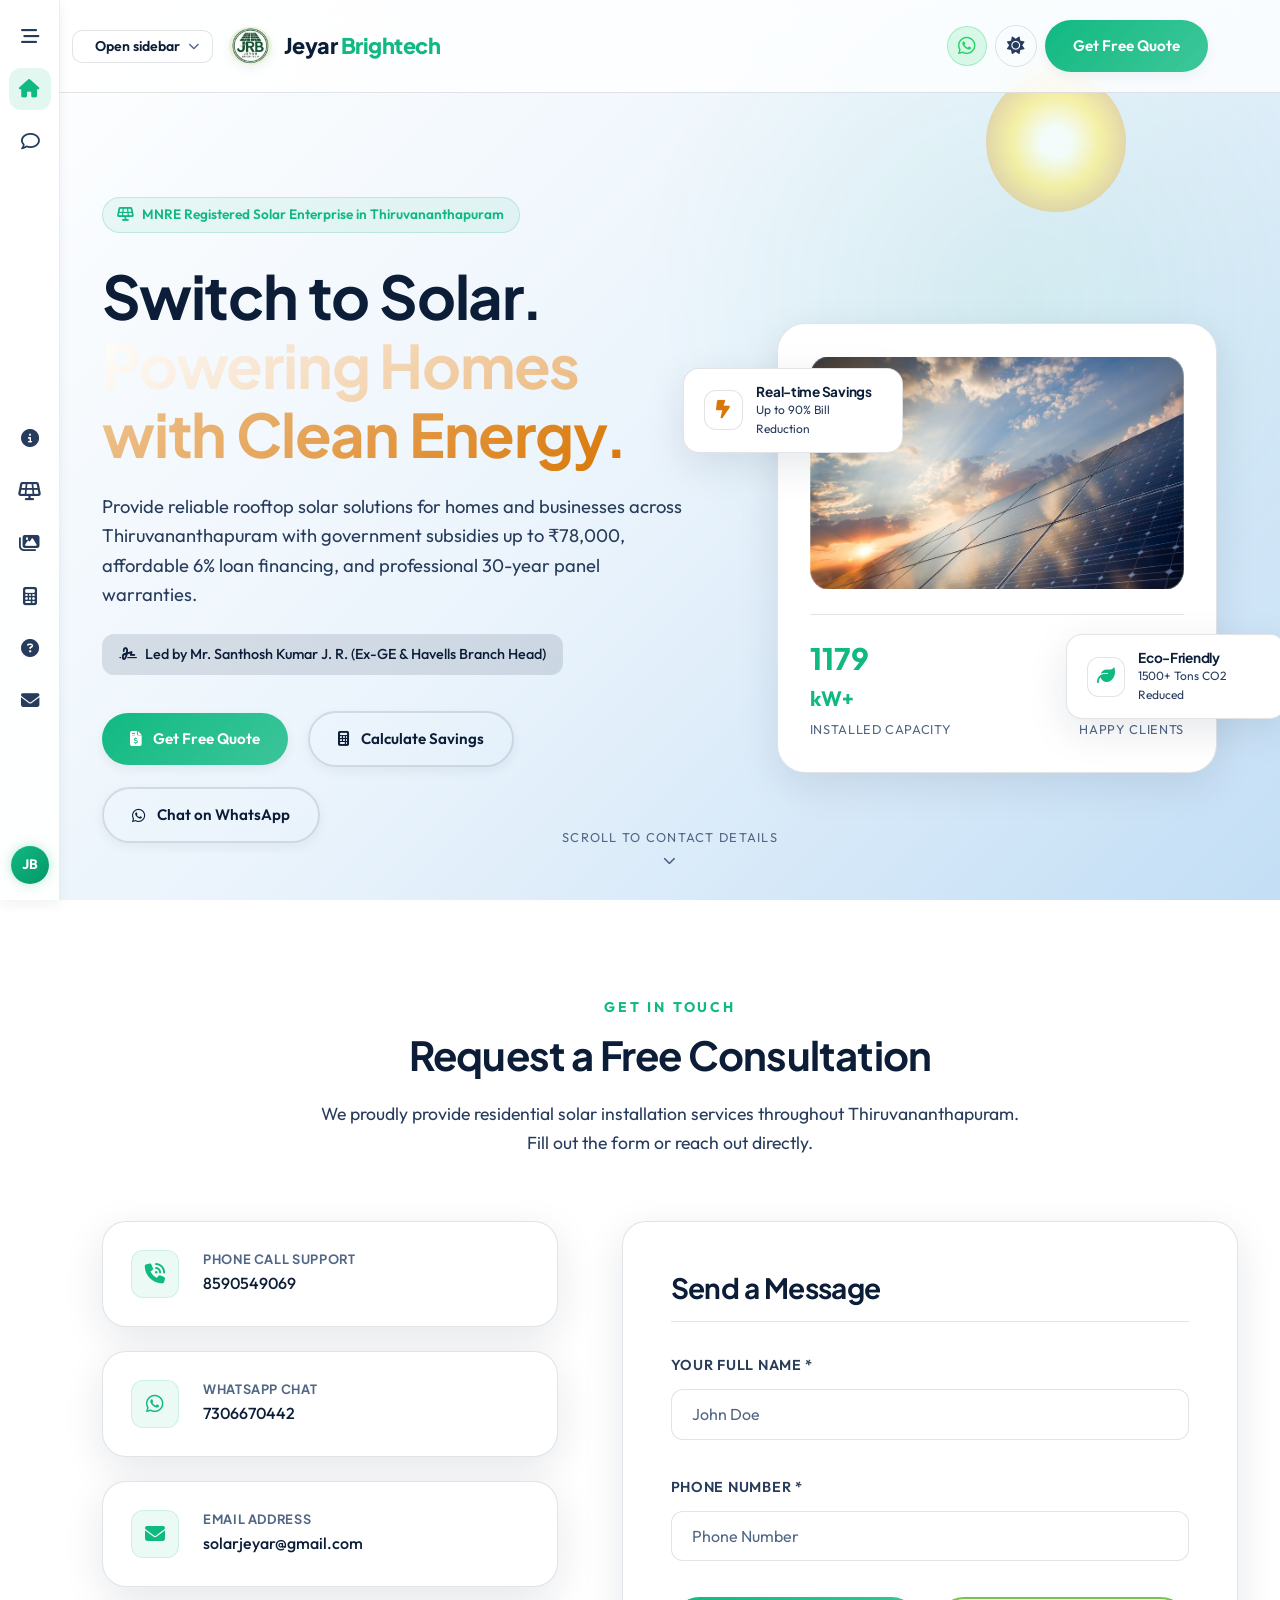
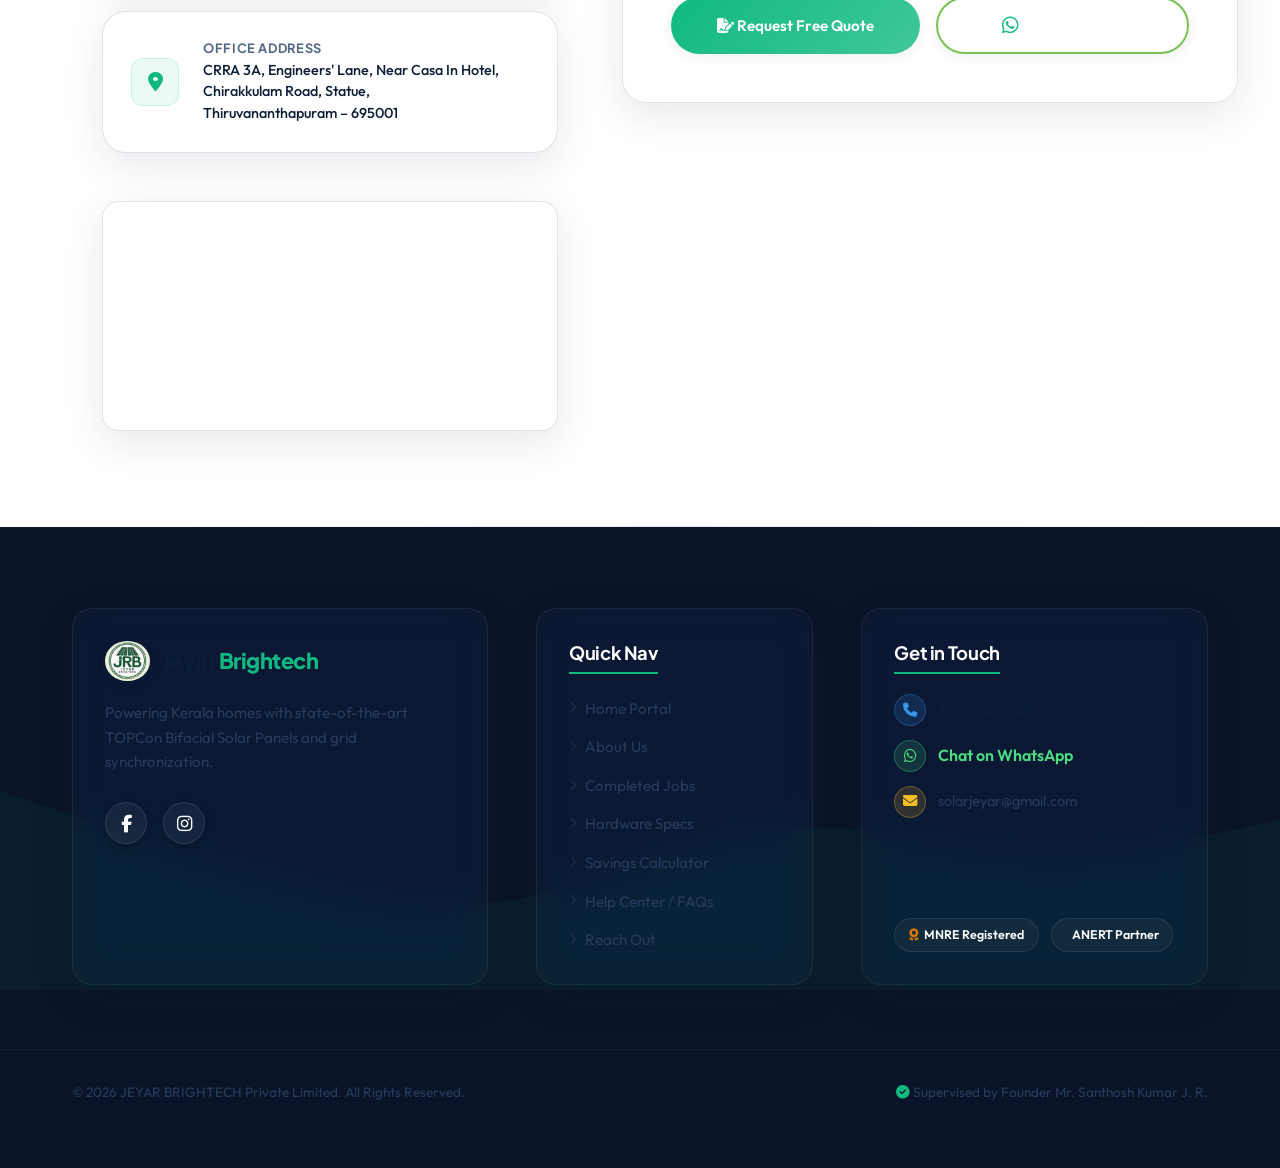
<file: index.html>
<!DOCTYPE html>
<html lang="en" data-theme="light">
<head>
    <meta charset="UTF-8">
    <meta name="viewport" content="width=device-width, initial-scale=1.0">
    <title>JEYAR BRIGHTECH | Powering Homes with Clean, Affordable Solar Energy</title>
    <meta name="description" content="Provide reliable rooftop solar solutions for homes across Thiruvananthapuram with government subsidies, affordable financing, and professional installation. Request a free quote today.">
    <meta name="keywords" content="JEYAR BRIGHTECH, solar energy, Thiruvananthapuram, rooftop solar, government subsidy, solar loan, solar panels, residential solar, clean energy, Santhosh Kumar J R">
    <meta name="author" content="Jeyar Brightech">
    <link rel="icon" type="image/svg+xml" href="data:image/svg+xml,<svg xmlns='http://www.w3.org/2000/svg' viewBox='0 0 24 24' fill='%2310b981'><path d='M12 2v2M12 20v2M4.93 4.93l1.41 1.41M16.24 16.24l1.41 1.41M2 12h2M20 12h2M6.34 17.66l-1.41 1.41M19.07 4.93l-1.41 1.41M12 7c-2.76 0-5 2.24-5 5s2.24 5 5 5 5-2.24 5-5-2.24-5-5-5z'/></svg>">
    
    <!-- Google Fonts -->
    <link rel="preconnect" href="https://fonts.googleapis.com">
    <link rel="preconnect" href="https://fonts.gstatic.com" crossorigin>
    <link href="https://fonts.googleapis.com/css2?family=Outfit:wght@300;400;500;600;700&family=Plus+Jakarta+Sans:wght@400;500;600;700;800&display=swap" rel="stylesheet">
    
    <!-- FontAwesome for Icons -->
    <link rel="stylesheet" href="https://cdnjs.cloudflare.com/ajax/libs/font-awesome/6.4.0/css/all.min.css">
    
    <!-- Custom Style Sheet -->
    <link rel="stylesheet" href="style.css">
</head>
<body>
    <!-- Alto's Adventure Inspired Celestial Elements -->
    <div class="celestial-container">
        <div class="celestial-sun"></div>
        <div class="celestial-moon"></div>
    </div>
    <div class="stars-container">
        <div class="star" style="top: 8%; left: 15%; animation-delay: 0s;"></div>
        <div class="star" style="top: 15%; left: 35%; animation-delay: 0.7s;"></div>
        <div class="star" style="top: 5%; left: 55%; animation-delay: 1.4s;"></div>
        <div class="star" style="top: 12%; left: 72%; animation-delay: 2.1s;"></div>
        <div class="star" style="top: 22%; left: 88%; animation-delay: 0.3s;"></div>
        <div class="star" style="top: 28%; left: 25%; animation-delay: 1.1s;"></div>
        <div class="star" style="top: 25%; left: 62%; animation-delay: 1.8s;"></div>
    </div>

    <!-- Left Sidebar Rail Navigation -->
    <aside class="sidebar-rail" id="sidebar-rail">
        <div class="rail-top">
            <button class="rail-item sidebar-toggle-btn" id="rail-toggle-btn" title="Toggle Sidebar" aria-label="Toggle Sidebar">
                <i class="fa-solid fa-bars-staggered"></i>
                <span class="rail-tooltip">Toggle Sidebar</span>
            </button>
            <a href="index.html" class="rail-item active" title="Home">
                <i class="fa-solid fa-house"></i>
                <span class="rail-tooltip">Home</span>
            </a>
            <a href="contact.html" class="rail-item" title="Quick Contact">
                <i class="fa-regular fa-comment"></i>
                <span class="rail-tooltip">Direct Chat</span>
            </a>
        </div>

        <div class="rail-divider"></div>

        <div class="rail-nav">
            <a href="about.html" class="rail-item" title="About Us">
                <i class="fa-solid fa-circle-info"></i>
                <span class="rail-tooltip">About Us</span>
            </a>
            <a href="specifications.html" class="rail-item" title="Products & Specs">
                <i class="fa-solid fa-solar-panel"></i>
                <span class="rail-tooltip">Products & Specs</span>
            </a>
            <a href="gallery.html" class="rail-item" title="Installations Gallery">
                <i class="fa-solid fa-images"></i>
                <span class="rail-tooltip">Installations</span>
            </a>
            <a href="calculator.html" class="rail-item" title="Savings Calculator">
                <i class="fa-solid fa-calculator"></i>
                <span class="rail-tooltip">Calculator</span>
            </a>
            <a href="faq.html" class="rail-item" title="Frequently Asked Questions">
                <i class="fa-solid fa-circle-question"></i>
                <span class="rail-tooltip">FAQs</span>
            </a>
            <a href="contact.html" class="rail-item" title="Contact Us">
                <i class="fa-solid fa-envelope"></i>
                <span class="rail-tooltip">Contact</span>
            </a>
        </div>

        <div class="rail-bottom">
            <div class="rail-profile" title="Jeyar Brightech Account">
                <span class="avatar">JB</span>
                <span class="rail-tooltip">Jeyar Brightech</span>
            </div>
        </div>
    </aside>

    <!-- Header Navigation -->
    <header class="header">
        <div class="container header-container">
            <div class="header-left">
                <button class="top-sidebar-btn" id="top-sidebar-btn" aria-label="Open sidebar">
                    <i class="fa-solid fa-sidebar"></i>
                    <span>Open sidebar</span>
                    <i class="fa-solid fa-chevron-down caret"></i>
                </button>
                <a href="index.html" class="logo" style="display: flex; align-items: center; gap: 0.75rem; text-decoration: none;">
                    <img src="assets/logo.png" alt="Jeyar Brightech Logo" style="height: 38px; width: auto; border-radius: 50%; box-shadow: var(--shadow-sm);">
                    <span class="logo-text" style="font-weight: 800; font-size: 1.35rem; letter-spacing: -0.5px; color: var(--text-primary);">Jeyar <span class="highlight" style="color: var(--accent-emerald);">Brightech</span></span>
                </a>
            </div>
            
            <nav class="nav" id="nav-menu">
                <ul class="nav-list">
                    <li><a href="index.html" class="nav-link active">Home</a></li>
                    <li><a href="about.html" class="nav-link">About Us</a></li>
                    <li><a href="gallery.html" class="nav-link">Installations</a></li>
                    <li><a href="specifications.html" class="nav-link">Specs &amp; Hardware</a></li>
                    <li><a href="calculator.html" class="nav-link">Calculator</a></li>
                    <li><a href="faq.html" class="nav-link">FAQs</a></li>
                    <li><a href="contact.html" class="nav-link">Contact</a></li>
                </ul>
            </nav>

            <div class="header-actions">
                <a href="https://wa.me/917306670442?text=Hi%20Jeyar%20Brightech,%20I%20am%20interested%20in%20your%20solar%20energy%20solutions." target="_blank" class="header-whatsapp-icon" title="Chat on WhatsApp" aria-label="Chat on WhatsApp">
                    <i class="fa-brands fa-whatsapp"></i>
                </a>

                <button class="theme-toggle" id="theme-toggle" aria-label="Toggle dark/light theme">
                    <i class="fa-solid fa-moon"></i>
                </button>
                <a href="contact.html" class="btn btn-primary btn-header">Get Free Quote</a>
                <button class="mobile-menu-toggle" id="mobile-toggle" aria-label="Toggle navigation menu">
                    <span class="bar"></span>
                    <span class="bar"></span>
                    <span class="bar"></span>
                </button>
            </div>
        </div>
    </header>

    <main class="main-content-layout">
        <!-- Public Webpage Hero Section -->
        <section class="hero" id="home">
            <div class="hero-bg-glow"></div>
            <div class="container hero-container">
                <div class="hero-content animate-slide-up">
                    <div class="badge animate-fade-in">
                        <span class="badge-icon"><i class="fa-solid fa-solar-panel"></i></span>
                        <span>MNRE Registered Solar Enterprise in Thiruvananthapuram</span>
                    </div>

                    <h1 class="hero-title animate-slide-up">
                        Switch to Solar. <br><span class="gradient-text">Powering Homes with Clean Energy.</span>
                    </h1>
                    
                    <p class="hero-subtitle animate-slide-up">
                        Provide reliable rooftop solar solutions for homes and businesses across Thiruvananthapuram with government subsidies up to ₹78,000, affordable 6% loan financing, and professional 30-year panel warranties.
                    </p>

                    <div class="owner-tag animate-slide-up">
                        <span class="owner-badge"><i class="fa-solid fa-signature"></i> Led by Mr. Santhosh Kumar J. R. (Ex-GE & Havells Branch Head)</span>
                    </div>

                    <div class="hero-actions animate-slide-up">
                        <a href="contact.html" class="btn btn-primary"><i class="fa-solid fa-file-invoice-dollar"></i> Get Free Quote</a>
                        <a href="calculator.html" class="btn btn-outline"><i class="fa-solid fa-calculator"></i> Calculate Savings</a>
                        <a href="https://wa.me/917306670442?text=Hi%20Jeyar%20Brightech,%20I%20am%20interested%20in%20your%20solar%20energy%20solutions." target="_blank" class="btn btn-outline whatsapp-btn"><i class="fa-brands fa-whatsapp"></i> Chat on WhatsApp</a>
                    </div>
                </div>

                <!-- Showcase Metrics & Floating Glass Badges -->
                <div class="hero-graphics animate-fade-in" style="margin-top: 3.5rem;">
                    <div class="hero-card glass-card">
                        <div class="solar-panel-graphic">
                            <div class="sun-glow"></div>
                        </div>
                        <div class="card-footer">
                            <div class="stat-item">
                                <span class="stat-number" data-target="1200">0</span><span class="stat-plus">kW+</span>
                                <span class="stat-label">Installed Capacity</span>
                            </div>
                            <div class="stat-item">
                                <span class="stat-number" data-target="300">0</span><span class="stat-plus">+</span>
                                <span class="stat-label">Happy Clients</span>
                            </div>
                        </div>
                    </div>
                    <div class="hero-badge-float glass-card">
                        <div class="badge-float-icon"><i class="fa-solid fa-bolt-lightning text-amber"></i></div>
                        <div>
                            <h4>Real-time Savings</h4>
                            <p>Up to 90% Bill Reduction</p>
                        </div>
                    </div>
                    <div class="hero-badge-float-2 glass-card">
                        <div class="badge-float-icon"><i class="fa-solid fa-leaf text-emerald"></i></div>
                        <div>
                            <h4>Eco-Friendly</h4>
                            <p>1500+ Tons CO2 Reduced</p>
                        </div>
                    </div>
                </div>
            </div>
            
            <!-- Animated Live Scene Video Overlay -->
            <div class="hero-live-scene">
                <video autoplay loop muted playsinline class="live-scene-video">
                    <source src="assets/wind_grass_person.mp4" type="video/mp4">
                </video>
            </div>
            
            <div class="scroll-indicator">
                <span>Scroll to contact details</span>
                <i class="fa-solid fa-chevron-down scroll-bounce"></i>
            </div>
        </section>

        <!-- Contact Section -->
        <section class="contact section" id="contact">
            <div class="container">
                <div class="section-header">
                    <span class="section-subtitle">Get in Touch</span>
                    <h2 class="section-title">Request a Free Consultation</h2>
                    <p class="section-desc">We proudly provide residential solar installation services throughout Thiruvananthapuram. Fill out the form or reach out directly.</p>
                </div>
                
                <div class="contact-grid">
                    <!-- Contact Information Cards & Map -->
                    <div class="contact-info-block">
                        <div class="info-card card glass-card reveal">
                            <div class="info-icon"><i class="fa-solid fa-phone-volume"></i></div>
                            <div>
                                <h4>Phone Call Support</h4>
                                <p><a href="tel:8590549069">8590549069</a></p>
                            </div>
                        </div>
                        
                        <div class="info-card card glass-card reveal">
                            <div class="info-icon"><i class="fa-brands fa-whatsapp"></i></div>
                            <div>
                                <h4>WhatsApp Chat</h4>
                                <p><a href="https://wa.me/917306670442?text=Hi%20Jeyar%20Brightech,%20I%20am%20interested%20in%20your%20solar%20energy%20solutions%20and%20would%20like%20to%20get%20a%20free%20consultation." target="_blank">7306670442</a></p>
                            </div>
                        </div>

                        <div class="info-card card glass-card reveal">
                            <div class="info-icon"><i class="fa-solid fa-envelope"></i></div>
                            <div>
                                <h4>Email Address</h4>
                                <p><a href="mailto:solarjeyar@gmail.com">solarjeyar@gmail.com</a></p>
                            </div>
                        </div>
                        
                        <div class="info-card card glass-card reveal">
                            <div class="info-icon"><i class="fa-solid fa-location-dot"></i></div>
                            <div>
                                <h4>Office Address</h4>
                                <p class="text-white" style="font-size: 0.9rem; line-height: 1.5;">CRRA 3A, Engineers' Lane, Near Casa In Hotel,<br>Chirakkulam Road, Statue,<br>Thiruvananthapuram – 695001</p>
                            </div>
                        </div>

                        <!-- Google Maps Embed Integration -->
                        <div class="map-container card glass-card reveal" style="padding: 0.5rem; border-radius: 16px; margin-top: 1.5rem; overflow: hidden; height: 230px;">
                            <iframe src="https://www.google.com/maps/embed?pb=!1m18!1m12!1m3!1d3945.9388836585145!2d76.9452445!3d8.4957134!2m3!1f0!2f0!3f0!3m2!1i1024!2i768!4f13.1!3m3!1m2!1s0x3b05b38a4d46cfc5%3A0xe54ef84c4f9eb66!2sStatue%20Junction%2C%20Trivandrum%2C%20Kerala%20695001!5e0!3m2!1sen!2sin!4v1719500000000!5m2!1sen!2sin" width="100%" height="100%" style="border:0; border-radius: 12px;" allowfullscreen="" loading="lazy" referrerpolicy="no-referrer-when-downgrade"></iframe>
                        </div>
                    </div>
                    
                    <!-- Contact Form -->
                    <div class="contact-form-block card glass-card reveal">
                        <h3>Send a Message</h3>
                        <form id="solar-contact-form" autocomplete="on">
                            <div class="form-group">
                                <label for="contact-name">Your Full Name *</label>
                                <input type="text" id="contact-name" name="name" placeholder="John Doe" required>
                            </div>
                            
                            <div class="form-group">
                                <label for="contact-phone">Phone Number *</label>
                                <input type="tel" id="contact-phone" name="phone" placeholder="Phone Number" required>
                            </div>
                            
                            <div class="form-btn-group" style="display: flex; gap: 1rem; flex-wrap: wrap; margin-top: 2rem;">
                                <button type="submit" class="btn btn-primary" id="form-submit-btn" style="flex: 1; min-width: 170px;">
                                    <span id="submit-btn-text"><i class="fa-solid fa-file-signature"></i> Request Free Quote</span>
                                    <span class="loader hidden" id="submit-loader"></span>
                                </button>
                                <a href="https://wa.me/917306670442?text=Hi%20Jeyar%20Brightech,%20I%20am%20interested%20in%20your%20solar%20energy%20solutions%20and%20would%20like%20to%20get%20a%20free%20consultation." target="_blank" class="btn btn-outline whatsapp-btn" style="flex: 1; min-width: 170px; display: inline-flex; align-items: center; justify-content: center; gap: 0.5rem; text-decoration: none; border-color: #76C353; color: white;">
                                    <i class="fa-brands fa-whatsapp text-emerald" style="font-size: 1.2rem;"></i> WhatsApp Us
                                </a>
                            </div>
                        </form>
                    </div>
                </div>
            </div>
        </section>
    </main>

    <!-- Footer Section -->
    <footer class="footer" style="padding: 5rem 0 2rem 0; border-top: 1px solid var(--border-color); background: var(--bg-footer); position: relative; overflow: hidden;">
        <!-- Footer Subtle Wave Background -->
        <div class="footer-wave-bg" style="position: absolute; top: 0; left: 0; width: 100%; height: 100%; opacity: 0.05; pointer-events: none;">
            <svg viewBox="0 0 1440 320" style="width: 100%; height: 100%; object-fit: cover;"><path fill="#10B981" d="M0,96L48,112C96,128,192,160,288,186.7C384,213,480,235,576,218.7C672,203,768,149,864,138.7C960,128,1056,160,1152,165.3C1248,171,1344,149,1392,138.7L1440,128L1440,320L1392,320C1344,320,1248,320,1152,320C1056,320,960,320,864,320C768,320,672,320,576,320C480,320,384,320,288,320C192,320,96,320,48,320L0,320Z"></path></svg>
        </div>

        <div class="container footer-container" style="display: grid; grid-template-columns: 1.2fr 0.8fr 1fr; gap: 3rem; position: relative; z-index: 1;">
            
            <!-- Brand Column -->
            <div class="footer-brand-col card glass-card" style="padding: 2rem; border-radius: 20px; background: rgba(255,255,255,0.02); border: 1px solid rgba(255,255,255,0.06); transition: transform 0.3s ease;">
                <a href="index.html#home" class="logo" style="display: flex; align-items: center; gap: 0.75rem; text-decoration: none;">
                    <img src="assets/logo.png" alt="Jeyar Brightech Logo" style="height: 40px; width: auto; border-radius: 50%; box-shadow: var(--shadow-sm);">
                    <span class="logo-text" style="font-weight: 800; font-size: 1.35rem; letter-spacing: -0.5px; color: var(--text-primary);">Jeyar <span class="highlight" style="color: var(--accent-emerald);">Brightech</span></span>
                </a>
                <p style="margin-top: 1.25rem; font-size: 0.95rem; line-height: 1.6; color: var(--text-secondary);">Powering Kerala homes with state-of-the-art TOPCon Bifacial Solar Panels and grid synchronization.</p>
                
                <div class="social-links-glow" style="margin-top: 1.75rem; display: flex; gap: 1rem;">
                    <a href="https://www.facebook.com/share/18sNYL25ZQ/" target="_blank" class="footer-social-btn facebook-btn" aria-label="Facebook"><i class="fa-brands fa-facebook-f"></i></a>
                    <a href="https://www.instagram.com/jeyarbrightech" target="_blank" class="footer-social-btn instagram-btn" aria-label="Instagram"><i class="fa-brands fa-instagram"></i></a>
                </div>
            </div>
            
            <!-- Quick Links Column -->
            <div class="footer-links-col card glass-card" style="padding: 2rem; border-radius: 20px; background: rgba(255,255,255,0.02); border: 1px solid rgba(255,255,255,0.06);">
                <h4 style="font-size: 1.15rem; font-weight: 700; color: #ffffff; border-bottom: 2px solid var(--accent-emerald); padding-bottom: 0.5rem; margin-bottom: 1.25rem; width: fit-content;">Quick Nav</h4>
                <ul class="footer-links-animated" style="list-style: none; display: flex; flex-direction: column; gap: 0.75rem; padding: 0;">
                    <li><a href="index.html#home"><i class="fa-solid fa-angle-right"></i> Home Portal</a></li>
                    <li><a href="index.html#about"><i class="fa-solid fa-angle-right"></i> About Us</a></li>
                    <li><a href="gallery.html"><i class="fa-solid fa-angle-right"></i> Completed Jobs</a></li>
                    <li><a href="specifications.html"><i class="fa-solid fa-angle-right"></i> Hardware Specs</a></li>
                    <li><a href="index.html#calculator"><i class="fa-solid fa-angle-right"></i> Savings Calculator</a></li>
                    <li><a href="faq.html"><i class="fa-solid fa-angle-right"></i> Help Center / FAQs</a></li>
                    <li><a href="index.html#contact"><i class="fa-solid fa-angle-right"></i> Reach Out</a></li>
                </ul>
            </div>
            
            <!-- Contact & Badges Column -->
            <div class="footer-links-col card glass-card" style="padding: 2rem; border-radius: 20px; background: rgba(255,255,255,0.02); border: 1px solid rgba(255,255,255,0.06); display: flex; flex-direction: column; justify-content: space-between;">
                <div>
                    <h4 style="font-size: 1.15rem; font-weight: 700; color: #ffffff; border-bottom: 2px solid var(--accent-emerald); padding-bottom: 0.5rem; margin-bottom: 1.25rem; width: fit-content;">Get in Touch</h4>
                    <ul class="footer-contact-list-custom" style="list-style: none; display: flex; flex-direction: column; gap: 0.85rem; padding: 0;">
                        <li style="display: flex; align-items: center; gap: 0.75rem;">
                            <span class="contact-footer-badge call-badge"><i class="fa-solid fa-phone"></i></span>
                            <a href="tel:8590549069" style="font-weight: 600; color: var(--text-primary);">8590549069</a>
                        </li>
                        <li style="display: flex; align-items: center; gap: 0.75rem;">
                            <span class="contact-footer-badge whatsapp-badge"><i class="fa-brands fa-whatsapp"></i></span>
                            <a href="https://wa.me/917306670442?text=Hi%20Jeyar%20Brightech,%20I%20am%20interested%20in%20your%20solar%20energy%20solutions%20and%20would%20like%20to%20get%20a%20free%20consultation." target="_blank" style="font-weight: 600; color: #4ADE80; animation: pulseGlow 2s infinite;">Chat on WhatsApp</a>
                        </li>
                        <li style="display: flex; align-items: center; gap: 0.75rem;">
                            <span class="contact-footer-badge email-badge"><i class="fa-solid fa-envelope"></i></span>
                            <a href="mailto:solarjeyar@gmail.com" style="color: var(--text-secondary); font-size: 0.9rem;">solarjeyar@gmail.com</a>
                        </li>
                    </ul>
                </div>
                
                <!-- Trust Badges -->
                <div class="footer-trust-badges" style="margin-top: 1.5rem; display: flex; gap: 0.75rem; flex-wrap: wrap;">
                    <span class="trust-pill"><i class="fa-solid fa-award"></i> MNRE Registered</span>
                    <span class="trust-pill"><i class="fa-solid fa-shield-check"></i> ANERT Partner</span>
                </div>
            </div>
        </div>
        
        <div class="footer-bottom" style="margin-top: 4rem; padding-top: 2rem; border-top: 1px solid rgba(255,255,255,0.06); position: relative; z-index: 1;">
            <div class="container footer-bottom-container" style="display: flex; justify-content: space-between; align-items: center; flex-wrap: wrap; gap: 1rem;">
                <p style="font-size: 0.85rem; color: var(--text-secondary);">&copy; 2026 JEYAR BRIGHTECH Private Limited. All Rights Reserved.</p>
                <p style="font-size: 0.85rem; color: var(--text-secondary);"><i class="fa-solid fa-circle-check text-emerald"></i> Supervised by Founder Mr. Santhosh Kumar J. R.</p>
            </div>
        </div>
    </footer>

    <!-- Toast Container for Notifications -->
    <div class="toast-container" id="toast-container"></div>

    <!-- Custom Cursor Trail Elements -->
    <div class="cursor-dot" id="cursor-dot"></div>
    <div class="cursor-ring" id="cursor-ring"></div>

    <script src="app.js"></script>
</body>
</html>
</file>
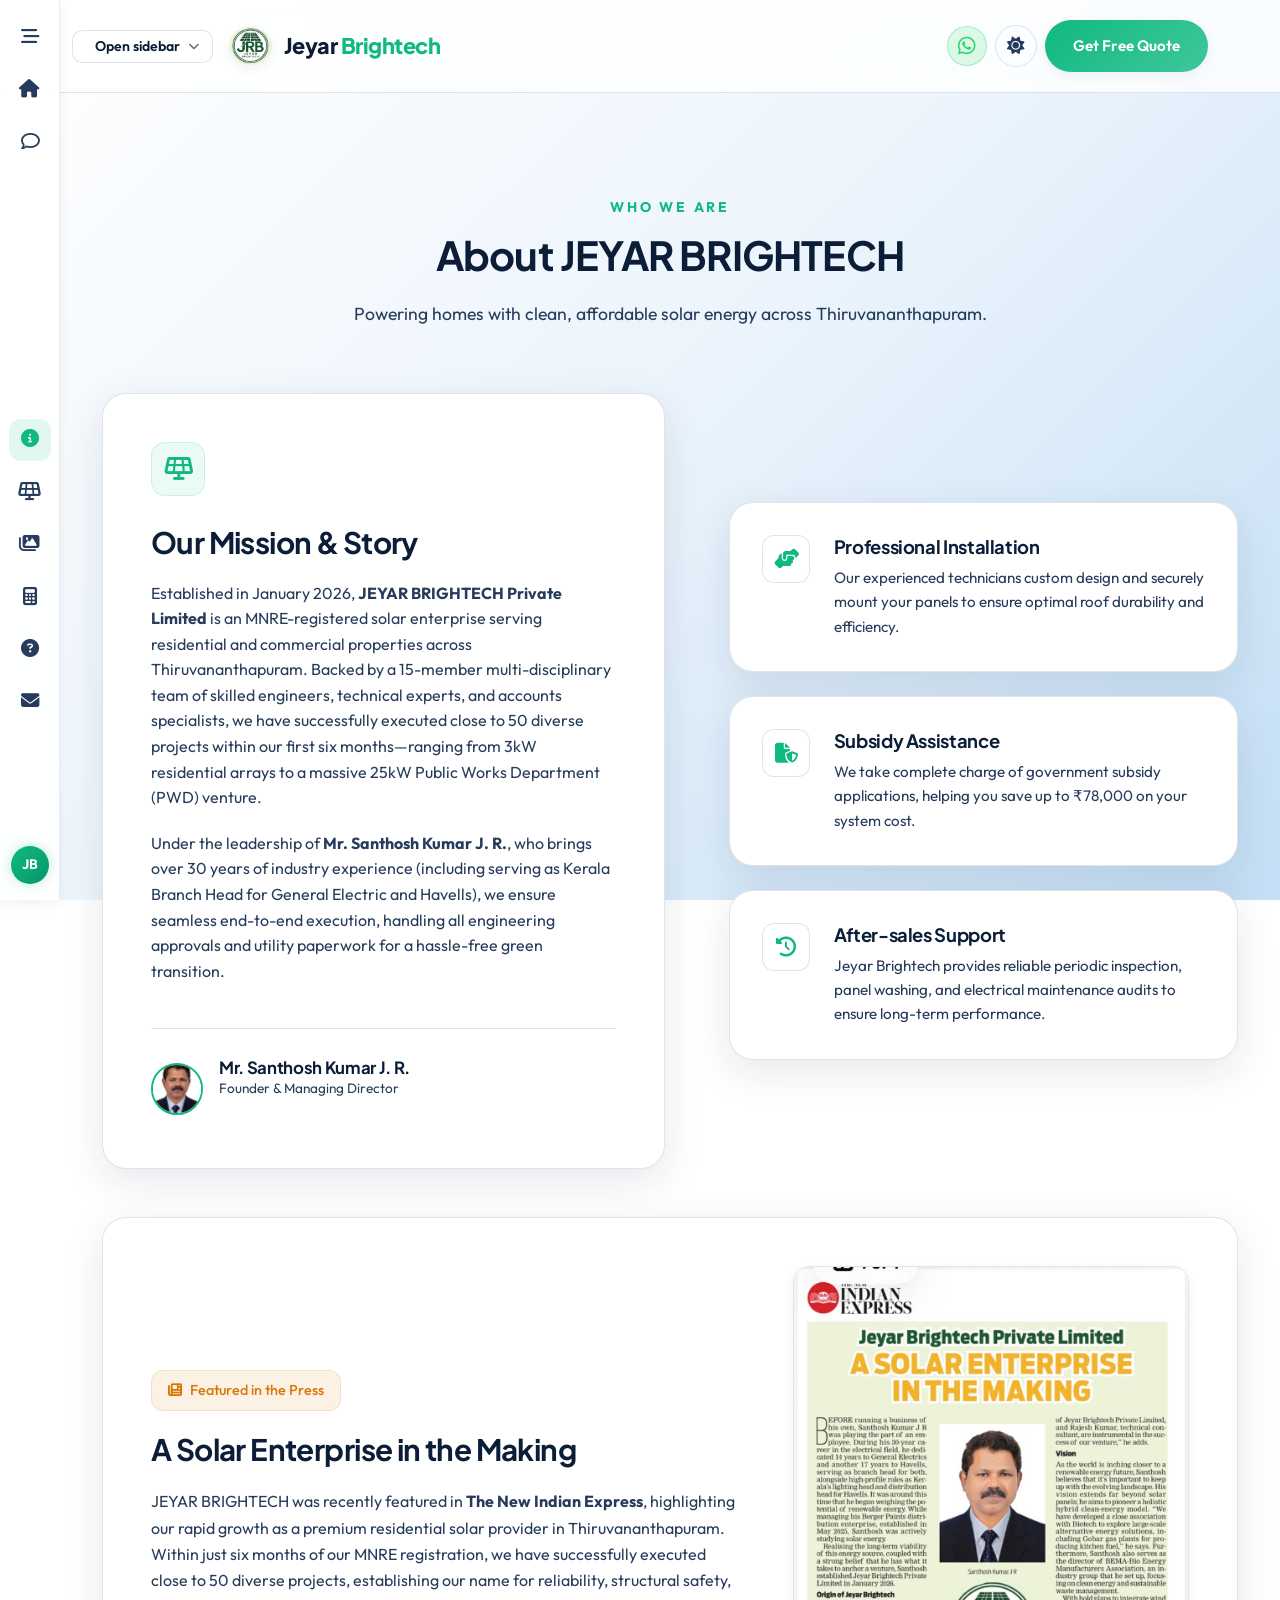
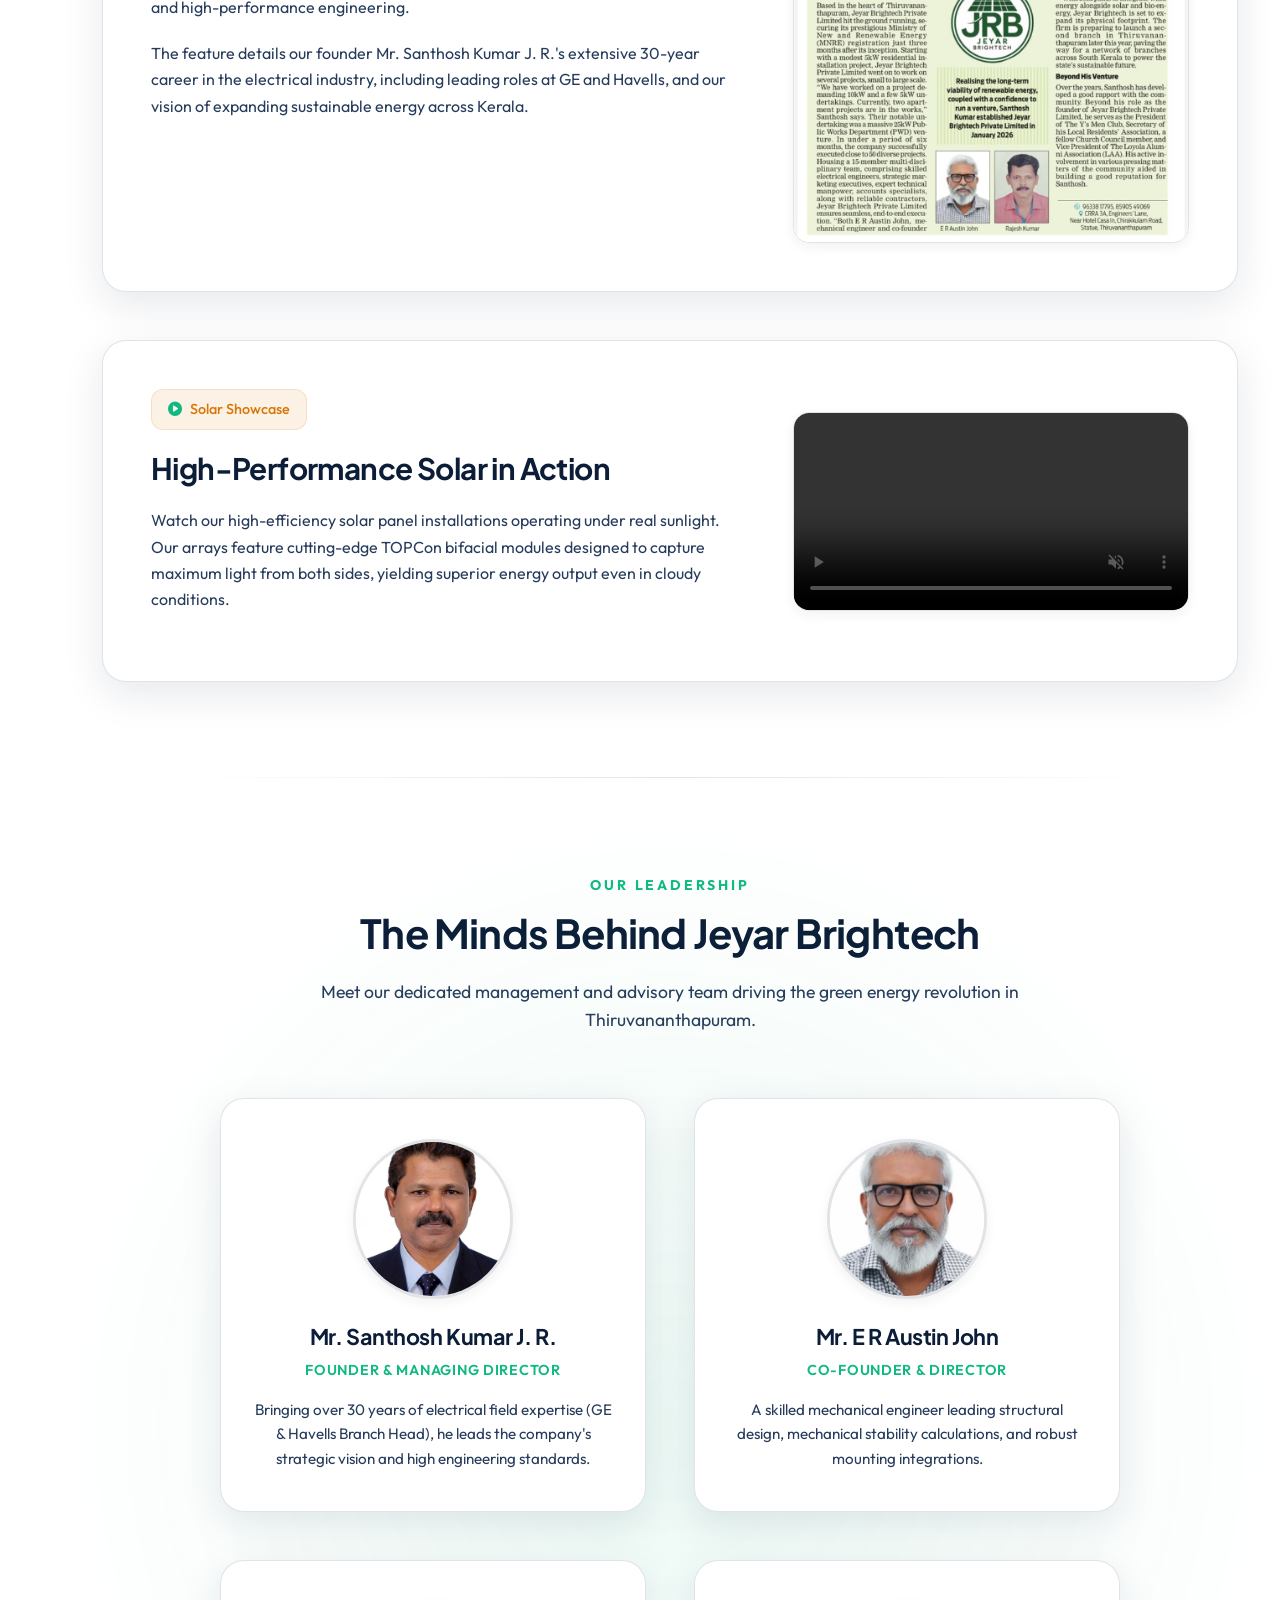
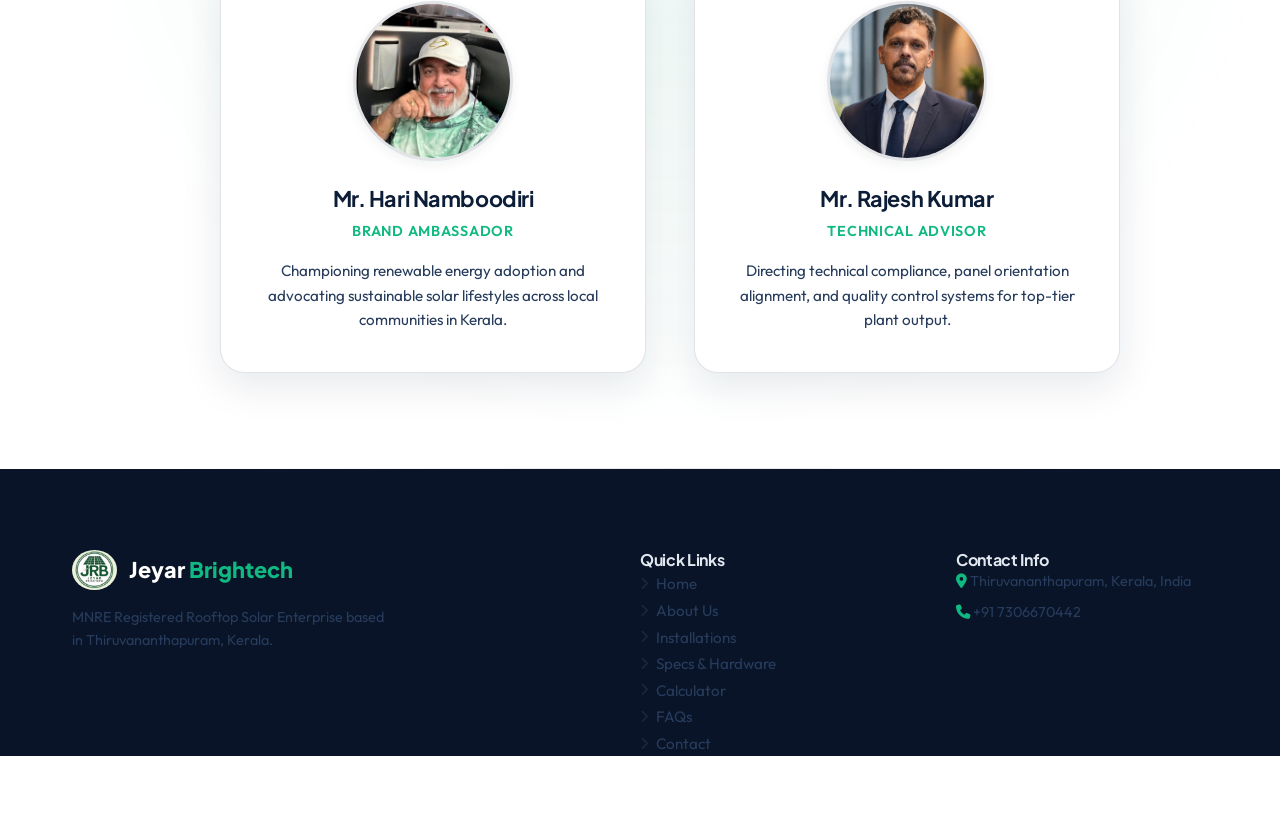
<file: about.html>
<!DOCTYPE html>
<html lang="en" data-theme="dark">
<head>
    <meta charset="UTF-8">
    <meta name="viewport" content="width=device-width, initial-scale=1.0">
    <title>About Us | JEYAR BRIGHTECH - Renewable Solar Pioneers</title>
    <meta name="description" content="Learn about Jeyar Brightech, MNRE-registered solar provider in Thiruvananthapuram led by Mr. Santhosh Kumar J. R. (Ex-GE & Havells Branch Head).">
    <link rel="icon" type="image/svg+xml" href="data:image/svg+xml,<svg xmlns='http://www.w3.org/2000/svg' viewBox='0 0 24 24' fill='%2310b981'><path d='M12 2v2M12 20v2M4.93 4.93l1.41 1.41M16.24 16.24l1.41 1.41M2 12h2M20 12h2M6.34 17.66l-1.41 1.41M19.07 4.93l-1.41 1.41M12 7c-2.76 0-5 2.24-5 5s2.24 5 5 5 5-2.24 5-5-2.24-5-5-5z'/></svg>">
    <!-- Google Fonts -->
    <link rel="preconnect" href="https://fonts.googleapis.com">
    <link rel="preconnect" href="https://fonts.gstatic.com" crossorigin>
    <link href="https://fonts.googleapis.com/css2?family=Outfit:wght@300;400;500;600;700;800&family=Plus+Jakarta+Sans:wght@400;500;600;700;800&display=swap" rel="stylesheet">
    <!-- Font Awesome -->
    <link rel="stylesheet" href="https://cdnjs.cloudflare.com/ajax/libs/font-awesome/6.4.0/css/all.min.css">
    <!-- Custom Style Sheet -->
    <link rel="stylesheet" href="style.css">
</head>
<body>
    <div class="theme-bg-glow"></div>

    <!-- Left Sidebar Rail Navigation -->
    <aside class="sidebar-rail" id="sidebar-rail">
        <div class="rail-top">
            <button class="rail-item sidebar-toggle-btn" id="rail-toggle-btn" title="Toggle Sidebar" aria-label="Toggle Sidebar">
                <i class="fa-solid fa-bars-staggered"></i>
                <span class="rail-tooltip">Toggle Sidebar</span>
            </button>
            <a href="index.html" class="rail-item" title="Home">
                <i class="fa-solid fa-house"></i>
                <span class="rail-tooltip">Home</span>
            </a>
            <a href="contact.html" class="rail-item" title="Contact Us">
                <i class="fa-regular fa-comment"></i>
                <span class="rail-tooltip">Direct Chat</span>
            </a>
        </div>

        <div class="rail-divider"></div>

        <div class="rail-nav">
            <a href="about.html" class="rail-item active" title="About Us">
                <i class="fa-solid fa-circle-info"></i>
                <span class="rail-tooltip">About Us</span>
            </a>
            <a href="specifications.html" class="rail-item" title="Products & Specs">
                <i class="fa-solid fa-solar-panel"></i>
                <span class="rail-tooltip">Products & Specs</span>
            </a>
            <a href="gallery.html" class="rail-item" title="Installations Gallery">
                <i class="fa-solid fa-images"></i>
                <span class="rail-tooltip">Installations</span>
            </a>
            <a href="calculator.html" class="rail-item" title="Savings Calculator">
                <i class="fa-solid fa-calculator"></i>
                <span class="rail-tooltip">Calculator</span>
            </a>
            <a href="faq.html" class="rail-item" title="Frequently Asked Questions">
                <i class="fa-solid fa-circle-question"></i>
                <span class="rail-tooltip">FAQs</span>
            </a>
            <a href="contact.html" class="rail-item" title="Contact Us">
                <i class="fa-solid fa-envelope"></i>
                <span class="rail-tooltip">Contact</span>
            </a>
        </div>

        <div class="rail-bottom">
            <div class="rail-profile" title="Jeyar Brightech Account">
                <span class="avatar">JB</span>
                <span class="rail-tooltip">Jeyar Brightech</span>
            </div>
        </div>
    </aside>

    <!-- Header Navigation -->
    <header class="header">
        <div class="container header-container">
            <div class="header-left">
                <button class="top-sidebar-btn" id="top-sidebar-btn" aria-label="Open sidebar">
                    <i class="fa-solid fa-sidebar"></i>
                    <span>Open sidebar</span>
                    <i class="fa-solid fa-chevron-down caret"></i>
                </button>
                <a href="index.html" class="logo" style="display: flex; align-items: center; gap: 0.75rem; text-decoration: none;">
                    <img src="assets/logo.png" alt="Jeyar Brightech Logo" style="height: 38px; width: auto; border-radius: 50%; box-shadow: var(--shadow-sm);">
                    <span class="logo-text" style="font-weight: 800; font-size: 1.35rem; letter-spacing: -0.5px; color: var(--text-primary);">Jeyar <span class="highlight" style="color: var(--accent-emerald);">Brightech</span></span>
                </a>
            </div>
            
            <nav class="nav" id="nav-menu">
                <ul class="nav-list">
                    <li><a href="index.html" class="nav-link">Home</a></li>
                    <li><a href="about.html" class="nav-link active">About Us</a></li>
                    <li><a href="gallery.html" class="nav-link">Installations</a></li>
                    <li><a href="specifications.html" class="nav-link">Specs &amp; Hardware</a></li>
                    <li><a href="calculator.html" class="nav-link">Calculator</a></li>
                    <li><a href="faq.html" class="nav-link">FAQs</a></li>
                    <li><a href="contact.html" class="nav-link">Contact</a></li>
                </ul>
            </nav>

            <div class="header-actions">
                <a href="https://wa.me/917306670442?text=Hi%20Jeyar%20Brightech,%20I%20am%20interested%20in%20your%20solar%20energy%20solutions." target="_blank" class="header-whatsapp-icon" title="Chat on WhatsApp" aria-label="Chat on WhatsApp">
                    <i class="fa-brands fa-whatsapp"></i>
                </a>
                <button class="theme-toggle" id="theme-toggle" aria-label="Toggle dark/light theme">
                    <i class="fa-solid fa-moon"></i>
                </button>
                <a href="contact.html" class="btn btn-primary btn-header">Get Free Quote</a>
                <button class="mobile-menu-toggle" id="mobile-toggle" aria-label="Toggle navigation menu">
                    <span class="bar"></span>
                    <span class="bar"></span>
                    <span class="bar"></span>
                </button>
            </div>
        </div>
    </header>

    <main class="main-content-layout" style="padding-top: 100px;">
        <section class="about section" id="about">
            <div class="container">
                <div class="section-header">
                    <span class="section-subtitle">Who We Are</span>
                    <h2 class="section-title">About JEYAR BRIGHTECH</h2>
                    <p class="section-desc">Powering homes with clean, affordable solar energy across Thiruvananthapuram.</p>
                </div>
                
                <div class="about-grid">
                    <div class="about-info card glass-card reveal">
                        <div class="about-icon-main"><i class="fa-solid fa-solar-panel"></i></div>
                        <h3>Our Mission & Story</h3>
                        <p>Established in January 2026, <strong>JEYAR BRIGHTECH Private Limited</strong> is an MNRE-registered solar enterprise serving residential and commercial properties across Thiruvananthapuram. Backed by a 15-member multi-disciplinary team of skilled engineers, technical experts, and accounts specialists, we have successfully executed close to 50 diverse projects within our first six months—ranging from 3kW residential arrays to a massive 25kW Public Works Department (PWD) venture.</p>
                        <p>Under the leadership of <strong>Mr. Santhosh Kumar J. R.</strong>, who brings over 30 years of industry experience (including serving as Kerala Branch Head for General Electric and Havells), we ensure seamless end-to-end execution, handling all engineering approvals and utility paperwork for a hassle-free green transition.</p>
                        <div class="owner-bio">
                            <div class="owner-avatar">
                                <img src="assets/santhosh_kumar.jpg" alt="Mr. Santhosh Kumar J. R." style="width: 100%; height: 100%; object-fit: cover; border-radius: 50%;">
                            </div>
                            <div>
                                <h4 class="owner-name">Mr. Santhosh Kumar J. R.</h4>
                                <p class="owner-title">Founder & Managing Director</p>
                            </div>
                        </div>
                    </div>
                    
                    <div class="about-values">
                        <div class="value-card card glass-card reveal">
                            <div class="value-icon"><i class="fa-solid fa-handshake-angle"></i></div>
                            <div class="value-text">
                                <h4>Professional Installation</h4>
                                <p>Our experienced technicians custom design and securely mount your panels to ensure optimal roof durability and efficiency.</p>
                            </div>
                        </div>
                        
                        <div class="value-card card glass-card reveal">
                            <div class="value-icon"><i class="fa-solid fa-file-shield"></i></div>
                            <div class="value-text">
                                <h4>Subsidy Assistance</h4>
                                <p>We take complete charge of government subsidy applications, helping you save up to ₹78,000 on your system cost.</p>
                            </div>
                        </div>
                        
                        <div class="value-card card glass-card reveal">
                            <div class="value-icon"><i class="fa-solid fa-clock-rotate-left"></i></div>
                            <div class="value-text">
                                <h4>After-sales Support</h4>
                                <p>Jeyar Brightech provides reliable periodic inspection, panel washing, and electrical maintenance audits to ensure long-term performance.</p>
                            </div>
                        </div>
                    </div>
                </div>

                <!-- Media Coverage Block -->
                <div class="media-coverage-block card glass-card reveal" style="margin-top: 3rem; padding: 3rem; border-radius: 24px;">
                    <div class="media-coverage-grid">
                        <div class="media-content">
                            <span class="badge-media"><i class="fa-solid fa-newspaper text-amber"></i> Featured in the Press</span>
                            <h3 class="media-title">A Solar Enterprise in the Making</h3>
                            <p class="media-desc-p">
                                JEYAR BRIGHTECH was recently featured in <strong>The New Indian Express</strong>, highlighting our rapid growth as a premium residential solar provider in Thiruvananthapuram. Within just six months of our MNRE registration, we have successfully executed close to 50 diverse projects, establishing our name for reliability, structural safety, and high-performance engineering.
                            </p>
                            <p class="media-desc-p">
                                The feature details our founder Mr. Santhosh Kumar J. R.'s extensive 30-year career in the electrical industry, including leading roles at GE and Havells, and our vision of expanding sustainable energy across Kerala.
                            </p>
                        </div>
                        <div class="media-image-container">
                            <img src="assets/news_coverage.png" alt="Featured in The New Indian Express - Jeyar Brightech" class="media-clipping">
                        </div>
                    </div>
                </div>

                <!-- Video Showcase Block -->
                <div class="media-coverage-block card glass-card reveal" style="margin-top: 3rem; padding: 3rem; border-radius: 24px;">
                    <div class="media-coverage-grid">
                        <div class="media-content">
                            <span class="badge-media"><i class="fa-solid fa-circle-play text-emerald"></i> Solar Showcase</span>
                            <h3 class="media-title">High-Performance Solar in Action</h3>
                            <p class="media-desc-p">
                                Watch our high-efficiency solar panel installations operating under real sunlight. Our arrays feature cutting-edge TOPCon bifacial modules designed to capture maximum light from both sides, yielding superior energy output even in cloudy conditions.
                            </p>
                        </div>
                        <div class="media-image-container" style="display: flex; align-items: center; justify-content: center;">
                            <video src="assets/whatsapp_solar.mp4" controls autoplay loop muted playsinline style="width: 100%; height: auto; border-radius: 12px; display: block; box-shadow: var(--shadow-sm);"></video>
                        </div>
                    </div>
                </div>
            </div>
        </section>

        <!-- Leadership Team Section -->
        <section class="team section bg-alt" id="team">
            <div class="container">
                <div class="section-header">
                    <span class="section-subtitle">Our Leadership</span>
                    <h2 class="section-title">The Minds Behind Jeyar Brightech</h2>
                    <p class="section-desc">Meet our dedicated management and advisory team driving the green energy revolution in Thiruvananthapuram.</p>
                </div>
                
                <div class="team-grid">
                    <div class="team-card card glass-card reveal">
                        <div class="team-img-container">
                            <img src="assets/santhosh_kumar.jpg" alt="Mr. Santhosh Kumar J. R." class="team-img">
                        </div>
                        <div class="team-info">
                            <h3>Mr. Santhosh Kumar J. R.</h3>
                            <span class="team-role">Founder & Managing Director</span>
                            <p>Bringing over 30 years of electrical field expertise (GE & Havells Branch Head), he leads the company's strategic vision and high engineering standards.</p>
                        </div>
                    </div>
                    
                    <div class="team-card card glass-card reveal">
                        <div class="team-img-container">
                            <img src="assets/austin_john.png" alt="Mr. E R Austin John" class="team-img">
                        </div>
                        <div class="team-info">
                            <h3>Mr. E R Austin John</h3>
                            <span class="team-role">Co-Founder & Director</span>
                            <p>A skilled mechanical engineer leading structural design, mechanical stability calculations, and robust mounting integrations.</p>
                        </div>
                    </div>
                    
                    <div class="team-card card glass-card reveal">
                        <div class="team-img-container">
                            <img src="assets/hari_namboodiri.png" alt="Mr. Hari Namboodiri" class="team-img">
                        </div>
                        <div class="team-info">
                            <h3>Mr. Hari Namboodiri</h3>
                            <span class="team-role">Brand Ambassador</span>
                            <p>Championing renewable energy adoption and advocating sustainable solar lifestyles across local communities in Kerala.</p>
                        </div>
                    </div>
                    
                    <div class="team-card card glass-card reveal">
                        <div class="team-img-container">
                            <img src="assets/rajesh_kumar.jpg" alt="Mr. Rajesh Kumar" class="team-img">
                        </div>
                        <div class="team-info">
                            <h3>Mr. Rajesh Kumar</h3>
                            <span class="team-role">Technical Advisor</span>
                            <p>Directing technical compliance, panel orientation alignment, and quality control systems for top-tier plant output.</p>
                        </div>
                    </div>
                </div>
            </div>
        </section>
    </main>

    <!-- Footer -->
    <footer class="footer">
        <div class="container footer-container">
            <div class="footer-col">
                <a href="index.html" class="logo" style="display: flex; align-items: center; gap: 0.75rem; text-decoration: none; margin-bottom: 1rem;">
                    <img src="assets/logo.png" alt="Jeyar Brightech Logo" style="height: 40px; width: auto; border-radius: 50%;">
                    <span class="logo-text" style="font-weight: 800; font-size: 1.35rem; color: #ffffff;">Jeyar <span class="highlight" style="color: var(--accent-emerald);">Brightech</span></span>
                </a>
                <p style="color: var(--text-secondary); font-size: 0.9rem; line-height: 1.6; max-width: 320px;">MNRE Registered Rooftop Solar Enterprise based in Thiruvananthapuram, Kerala.</p>
            </div>
            <div class="footer-col">
                <h4>Quick Links</h4>
                <ul class="footer-links-animated">
                    <li><a href="index.html"><i class="fa-solid fa-chevron-right"></i> Home</a></li>
                    <li><a href="about.html"><i class="fa-solid fa-chevron-right"></i> About Us</a></li>
                    <li><a href="gallery.html"><i class="fa-solid fa-chevron-right"></i> Installations</a></li>
                    <li><a href="specifications.html"><i class="fa-solid fa-chevron-right"></i> Specs & Hardware</a></li>
                    <li><a href="calculator.html"><i class="fa-solid fa-chevron-right"></i> Calculator</a></li>
                    <li><a href="faq.html"><i class="fa-solid fa-chevron-right"></i> FAQs</a></li>
                    <li><a href="contact.html"><i class="fa-solid fa-chevron-right"></i> Contact</a></li>
                </ul>
            </div>
            <div class="footer-col">
                <h4>Contact Info</h4>
                <p style="color: var(--text-secondary); font-size: 0.9rem;"><i class="fa-solid fa-location-dot text-emerald"></i> Thiruvananthapuram, Kerala, India</p>
                <p style="color: var(--text-secondary); font-size: 0.9rem; margin-top: 0.5rem;"><i class="fa-solid fa-phone text-emerald"></i> +91 7306670442</p>
            </div>
        </div>
    </footer>

    <script src="app.js"></script>
</body>
</html>
</file>
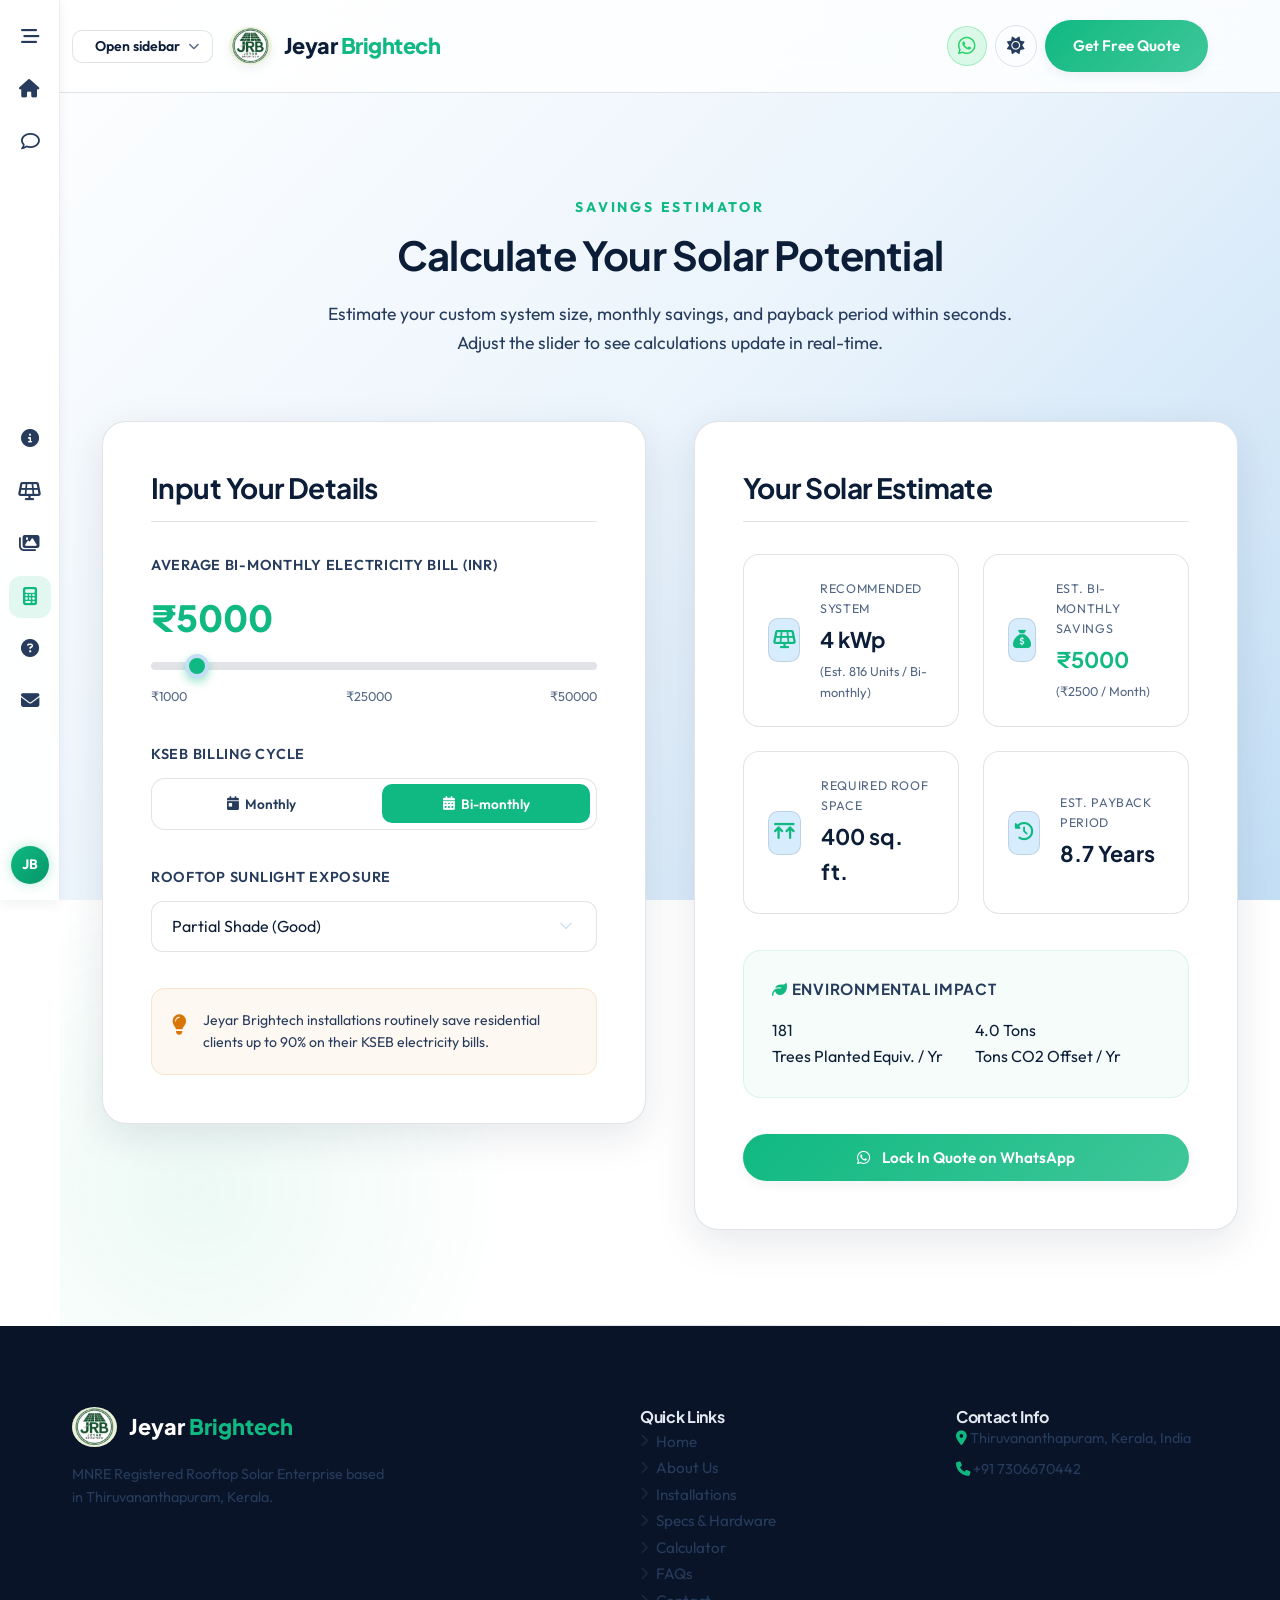
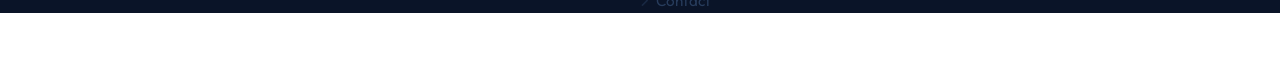
<file: calculator.html>
<!DOCTYPE html>
<html lang="en" data-theme="dark">
<head>
    <meta charset="UTF-8">
    <meta name="viewport" content="width=device-width, initial-scale=1.0">
    <title>Solar Savings Calculator | JEYAR BRIGHTECH</title>
    <meta name="description" content="Calculate your estimated solar plant capacity, monthly electricity bill savings, payback period, and government subsidies in Thiruvananthapuram.">
    <link rel="icon" type="image/svg+xml" href="data:image/svg+xml,<svg xmlns='http://www.w3.org/2000/svg' viewBox='0 0 24 24' fill='%2310b981'><path d='M12 2v2M12 20v2M4.93 4.93l1.41 1.41M16.24 16.24l1.41 1.41M2 12h2M20 12h2M6.34 17.66l-1.41 1.41M19.07 4.93l-1.41 1.41M12 7c-2.76 0-5 2.24-5 5s2.24 5 5 5 5-2.24 5-5-2.24-5-5-5z'/></svg>">
    <!-- Google Fonts -->
    <link rel="preconnect" href="https://fonts.googleapis.com">
    <link rel="preconnect" href="https://fonts.gstatic.com" crossorigin>
    <link href="https://fonts.googleapis.com/css2?family=Outfit:wght@300;400;500;600;700;800&family=Plus+Jakarta+Sans:wght@400;500;600;700;800&display=swap" rel="stylesheet">
    <!-- Font Awesome -->
    <link rel="stylesheet" href="https://cdnjs.cloudflare.com/ajax/libs/font-awesome/6.4.0/css/all.min.css">
    <!-- Custom Style Sheet -->
    <link rel="stylesheet" href="style.css">
</head>
<body>
    <div class="theme-bg-glow"></div>

    <!-- Left Sidebar Rail Navigation -->
    <aside class="sidebar-rail" id="sidebar-rail">
        <div class="rail-top">
            <button class="rail-item sidebar-toggle-btn" id="rail-toggle-btn" title="Toggle Sidebar" aria-label="Toggle Sidebar">
                <i class="fa-solid fa-bars-staggered"></i>
                <span class="rail-tooltip">Toggle Sidebar</span>
            </button>
            <a href="index.html" class="rail-item" title="Home">
                <i class="fa-solid fa-house"></i>
                <span class="rail-tooltip">Home</span>
            </a>
            <a href="contact.html" class="rail-item" title="Contact Us">
                <i class="fa-regular fa-comment"></i>
                <span class="rail-tooltip">Direct Chat</span>
            </a>
        </div>

        <div class="rail-divider"></div>

        <div class="rail-nav">
            <a href="about.html" class="rail-item" title="About Us">
                <i class="fa-solid fa-circle-info"></i>
                <span class="rail-tooltip">About Us</span>
            </a>
            <a href="specifications.html" class="rail-item" title="Products & Specs">
                <i class="fa-solid fa-solar-panel"></i>
                <span class="rail-tooltip">Products & Specs</span>
            </a>
            <a href="gallery.html" class="rail-item" title="Installations Gallery">
                <i class="fa-solid fa-images"></i>
                <span class="rail-tooltip">Installations</span>
            </a>
            <a href="calculator.html" class="rail-item active" title="Savings Calculator">
                <i class="fa-solid fa-calculator"></i>
                <span class="rail-tooltip">Calculator</span>
            </a>
            <a href="faq.html" class="rail-item" title="Frequently Asked Questions">
                <i class="fa-solid fa-circle-question"></i>
                <span class="rail-tooltip">FAQs</span>
            </a>
            <a href="contact.html" class="rail-item" title="Contact Us">
                <i class="fa-solid fa-envelope"></i>
                <span class="rail-tooltip">Contact</span>
            </a>
        </div>

        <div class="rail-bottom">
            <div class="rail-profile" title="Jeyar Brightech Account">
                <span class="avatar">JB</span>
                <span class="rail-tooltip">Jeyar Brightech</span>
            </div>
        </div>
    </aside>

    <!-- Header Navigation -->
    <header class="header">
        <div class="container header-container">
            <div class="header-left">
                <button class="top-sidebar-btn" id="top-sidebar-btn" aria-label="Open sidebar">
                    <i class="fa-solid fa-sidebar"></i>
                    <span>Open sidebar</span>
                    <i class="fa-solid fa-chevron-down caret"></i>
                </button>
                <a href="index.html" class="logo" style="display: flex; align-items: center; gap: 0.75rem; text-decoration: none;">
                    <img src="assets/logo.png" alt="Jeyar Brightech Logo" style="height: 38px; width: auto; border-radius: 50%; box-shadow: var(--shadow-sm);">
                    <span class="logo-text" style="font-weight: 800; font-size: 1.35rem; letter-spacing: -0.5px; color: var(--text-primary);">Jeyar <span class="highlight" style="color: var(--accent-emerald);">Brightech</span></span>
                </a>
            </div>
            
            <nav class="nav" id="nav-menu">
                <ul class="nav-list">
                    <li><a href="index.html" class="nav-link">Home</a></li>
                    <li><a href="about.html" class="nav-link">About Us</a></li>
                    <li><a href="gallery.html" class="nav-link">Installations</a></li>
                    <li><a href="specifications.html" class="nav-link">Specs &amp; Hardware</a></li>
                    <li><a href="calculator.html" class="nav-link active">Calculator</a></li>
                    <li><a href="faq.html" class="nav-link">FAQs</a></li>
                    <li><a href="contact.html" class="nav-link">Contact</a></li>
                </ul>
            </nav>

            <div class="header-actions">
                <a href="https://wa.me/917306670442?text=Hi%20Jeyar%20Brightech,%20I%20am%20interested%20in%20your%20solar%20energy%20solutions." target="_blank" class="header-whatsapp-icon" title="Chat on WhatsApp" aria-label="Chat on WhatsApp">
                    <i class="fa-brands fa-whatsapp"></i>
                </a>
                <button class="theme-toggle" id="theme-toggle" aria-label="Toggle dark/light theme">
                    <i class="fa-solid fa-moon"></i>
                </button>
                <a href="contact.html" class="btn btn-primary btn-header">Get Free Quote</a>
                <button class="mobile-menu-toggle" id="mobile-toggle" aria-label="Toggle navigation menu">
                    <span class="bar"></span>
                    <span class="bar"></span>
                    <span class="bar"></span>
                </button>
            </div>
        </div>
    </header>

    <main class="main-content-layout" style="padding-top: 100px;">
        <!-- Interactive Solar Savings Calculator Section -->
        <section class="calculator section" id="calculator">
            <div class="calc-bg-glow"></div>
            <div class="container">
                <div class="section-header">
                    <span class="section-subtitle">Savings Estimator</span>
                    <h2 class="section-title">Calculate Your Solar Potential</h2>
                    <p class="section-desc">Estimate your custom system size, monthly savings, and payback period within seconds. Adjust the slider to see calculations update in real-time.</p>
                </div>
                
                <div class="calculator-grid">
                    <!-- Calculator Inputs -->
                    <div class="calc-input-block card glass-card reveal">
                        <h3>Input Your Details</h3>
                        <div class="form-group">
                            <label for="monthly-bill" id="bill-label">Average Bi-monthly Electricity Bill (INR)</label>
                            <div class="bill-slider-container">
                                <span class="slider-val-display" id="bill-display">₹5000</span>
                                <input type="range" id="monthly-bill" min="1000" max="50000" step="500" value="5000" class="custom-slider">
                                <div class="slider-labels">
                                    <span>₹1000</span>
                                    <span>₹25000</span>
                                    <span>₹50000</span>
                                </div>
                            </div>
                        </div>
                        
                        <div class="form-group">
                            <label>KSEB Billing Cycle</label>
                            <div class="billing-cycle-btn-group" id="billing-cycle-group">
                                <button type="button" class="cycle-btn" data-cycle="monthly"><i class="fa-solid fa-calendar-day"></i> Monthly</button>
                                <button type="button" class="cycle-btn active" data-cycle="bimonthly"><i class="fa-solid fa-calendar-days"></i> Bi-monthly</button>
                            </div>
                        </div>
                        
                        <div class="form-group">
                            <label for="solar-exposure">Rooftop Sunlight Exposure</label>
                            <select id="solar-exposure" class="custom-select">
                                <option value="1.0">Optimal (Unshaded / All Day)</option>
                                <option value="0.85" selected>Partial Shade (Good)</option>
                                <option value="0.70">High Shade (Needs Assessment)</option>
                            </select>
                        </div>
                        
                        <div class="calc-tips">
                            <span class="tip-icon"><i class="fa-solid fa-lightbulb"></i></span>
                            <p class="tip-text">Jeyar Brightech installations routinely save residential clients up to 90% on their KSEB electricity bills.</p>
                        </div>
                    </div>
                    
                    <!-- Calculator Outputs -->
                    <div class="calc-result-block card glass-card reveal">
                        <h3>Your Solar Estimate</h3>
                        
                        <div class="results-grid">
                            <div class="result-tile">
                                <span class="result-icon"><i class="fa-solid fa-solar-panel"></i></span>
                                <div>
                                    <span class="result-label">Recommended System</span>
                                    <span class="result-value" id="res-system-size">4.0 kWp</span>
                                    <span class="result-sub-value" id="res-consumption" style="font-size: 0.8rem; color: var(--text-muted); display: block; margin-top: 0.25rem;">(Est. 666 Units / Month)</span>
                                </div>
                            </div>
                            
                            <div class="result-tile">
                                <span class="result-icon"><i class="fa-solid fa-sack-dollar"></i></span>
                                <div>
                                    <span class="result-label" id="savings-label">Est. Bi-monthly Savings</span>
                                    <span class="result-value text-emerald" id="res-monthly-savings">₹4250</span>
                                    <span class="result-sub-value" id="res-bimonthly-savings" style="font-size: 0.8rem; color: var(--text-muted); display: block; margin-top: 0.25rem;">(₹2125 / Month)</span>
                                </div>
                            </div>
                            
                            <div class="result-tile">
                                <span class="result-icon"><i class="fa-solid fa-arrows-up-to-line"></i></span>
                                <div>
                                    <span class="result-label">Required Roof Space</span>
                                    <span class="result-value" id="res-roof-space">400 Sq. Ft.</span>
                                </div>
                            </div>
                            
                            <div class="result-tile">
                                <span class="result-icon"><i class="fa-solid fa-clock-rotate-left"></i></span>
                                <div>
                                    <span class="result-label">Est. Payback Period</span>
                                    <span class="result-value" id="res-payback">4.2 Years</span>
                                </div>
                            </div>
                        </div>

                        <div class="eco-impact-box">
                            <h4><i class="fa-solid fa-leaf text-emerald"></i> Environmental Impact</h4>
                            <div class="eco-stats">
                                <div>
                                    <span id="res-trees">60</span>
                                    <p>Trees Planted Equiv. / Yr</p>
                                </div>
                                <div>
                                    <span id="res-co2">4.8</span>
                                    <p>Tons CO2 Offset / Yr</p>
                                </div>
                            </div>
                        </div>

                        <button type="button" class="btn btn-primary btn-block" id="lock-quote-btn" style="margin-top: 1.5rem;">
                            <i class="fa-brands fa-whatsapp"></i> Lock In Quote on WhatsApp
                        </button>
                    </div>
                </div>
            </div>
        </section>
    </main>

    <!-- Footer -->
    <footer class="footer">
        <div class="container footer-container">
            <div class="footer-col">
                <a href="index.html" class="logo" style="display: flex; align-items: center; gap: 0.75rem; text-decoration: none; margin-bottom: 1rem;">
                    <img src="assets/logo.png" alt="Jeyar Brightech Logo" style="height: 40px; width: auto; border-radius: 50%;">
                    <span class="logo-text" style="font-weight: 800; font-size: 1.35rem; color: #ffffff;">Jeyar <span class="highlight" style="color: var(--accent-emerald);">Brightech</span></span>
                </a>
                <p style="color: var(--text-secondary); font-size: 0.9rem; line-height: 1.6; max-width: 320px;">MNRE Registered Rooftop Solar Enterprise based in Thiruvananthapuram, Kerala.</p>
            </div>
            <div class="footer-col">
                <h4>Quick Links</h4>
                <ul class="footer-links-animated">
                    <li><a href="index.html"><i class="fa-solid fa-chevron-right"></i> Home</a></li>
                    <li><a href="about.html"><i class="fa-solid fa-chevron-right"></i> About Us</a></li>
                    <li><a href="gallery.html"><i class="fa-solid fa-chevron-right"></i> Installations</a></li>
                    <li><a href="specifications.html"><i class="fa-solid fa-chevron-right"></i> Specs & Hardware</a></li>
                    <li><a href="calculator.html"><i class="fa-solid fa-chevron-right"></i> Calculator</a></li>
                    <li><a href="faq.html"><i class="fa-solid fa-chevron-right"></i> FAQs</a></li>
                    <li><a href="contact.html"><i class="fa-solid fa-chevron-right"></i> Contact</a></li>
                </ul>
            </div>
            <div class="footer-col">
                <h4>Contact Info</h4>
                <p style="color: var(--text-secondary); font-size: 0.9rem;"><i class="fa-solid fa-location-dot text-emerald"></i> Thiruvananthapuram, Kerala, India</p>
                <p style="color: var(--text-secondary); font-size: 0.9rem; margin-top: 0.5rem;"><i class="fa-solid fa-phone text-emerald"></i> +91 7306670442</p>
            </div>
        </div>
    </footer>

    <script src="app.js"></script>
</body>
</html>
</file>
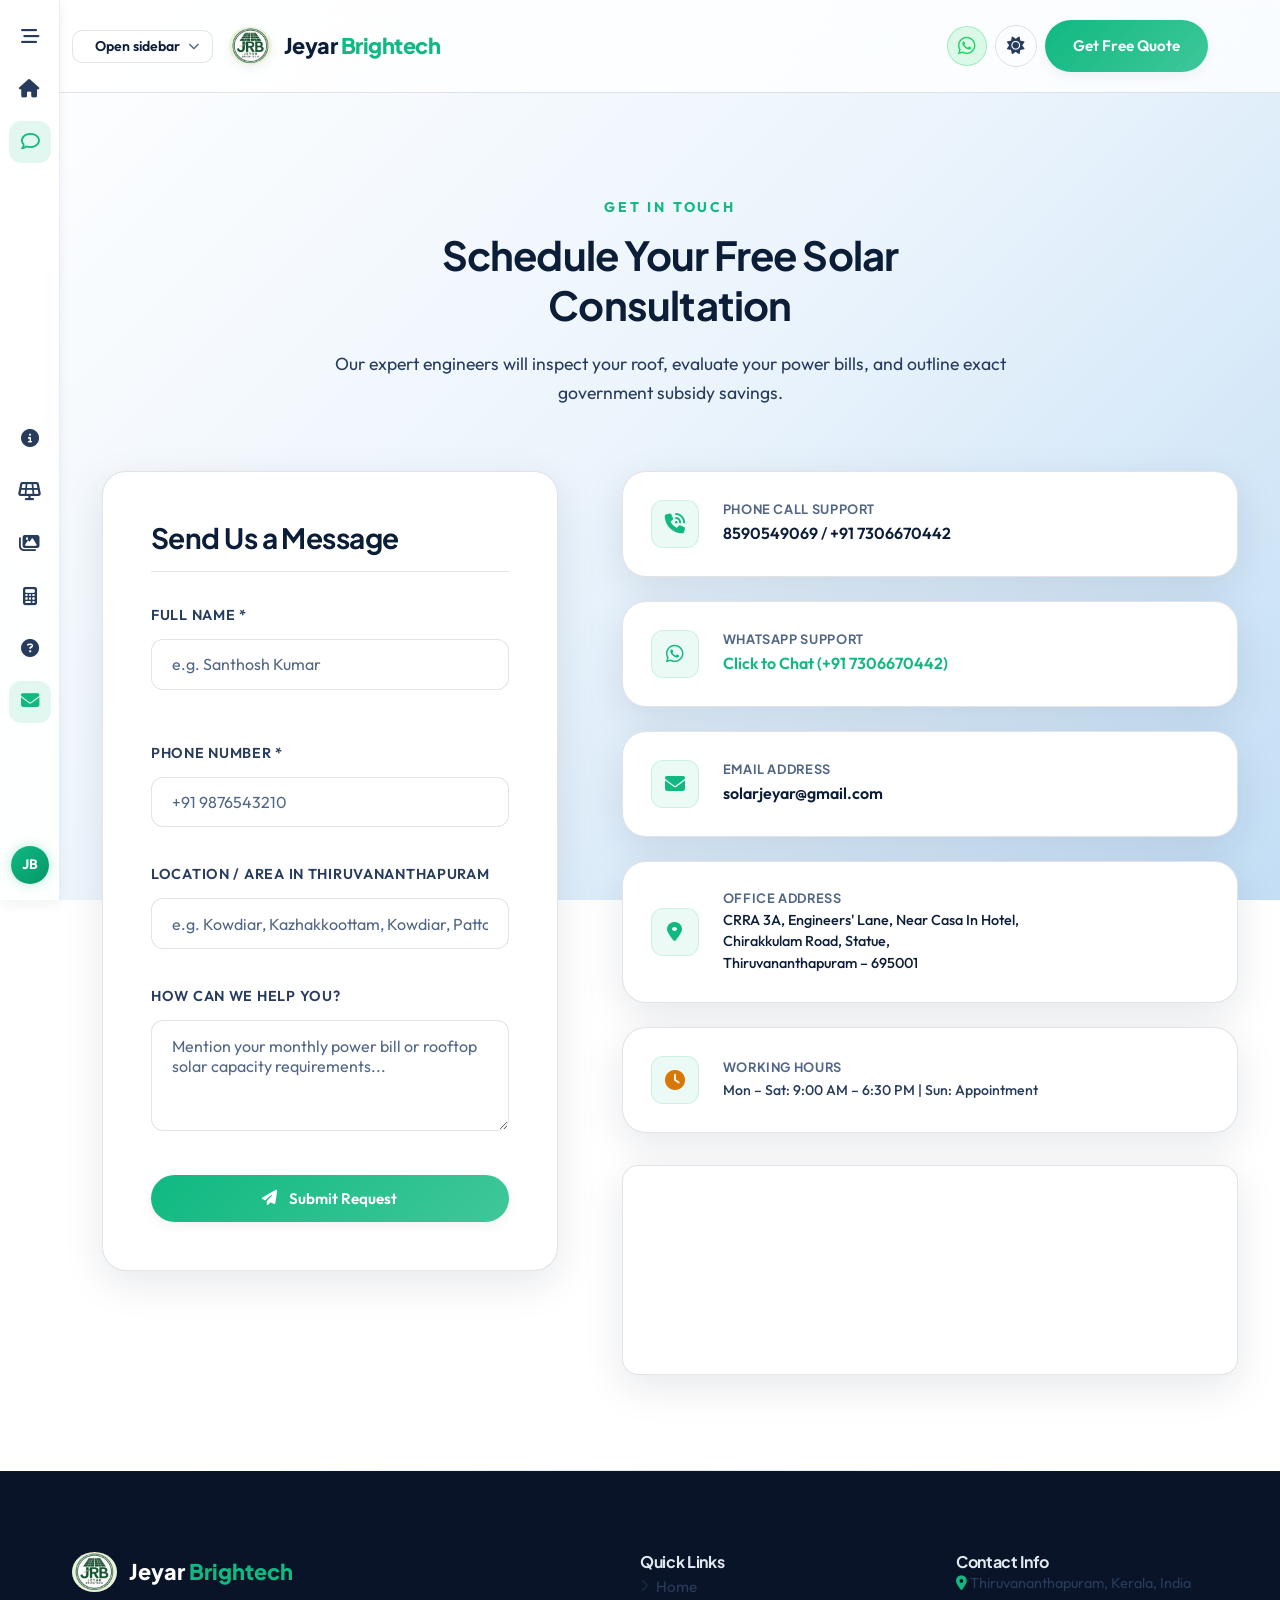
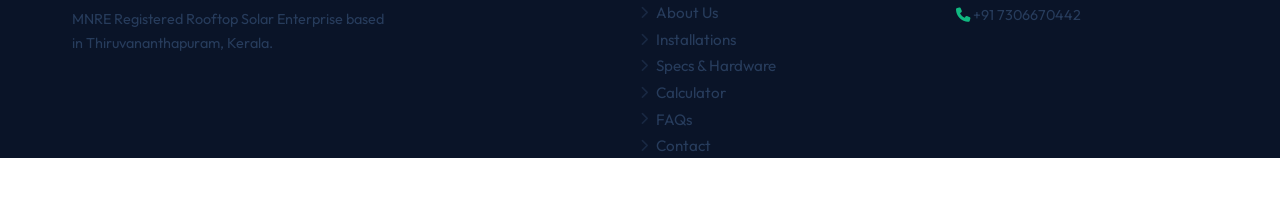
<file: contact.html>
<!DOCTYPE html>
<html lang="en" data-theme="dark">
<head>
    <meta charset="UTF-8">
    <meta name="viewport" content="width=device-width, initial-scale=1.0">
    <title>Contact Us | JEYAR BRIGHTECH - Get Free Solar Consultation</title>
    <meta name="description" content="Contact Jeyar Brightech for free rooftop solar site assessment, subsidy application assistance, and system installations in Thiruvananthapuram.">
    <link rel="icon" type="image/svg+xml" href="data:image/svg+xml,<svg xmlns='http://www.w3.org/2000/svg' viewBox='0 0 24 24' fill='%2310b981'><path d='M12 2v2M12 20v2M4.93 4.93l1.41 1.41M16.24 16.24l1.41 1.41M2 12h2M20 12h2M6.34 17.66l-1.41 1.41M19.07 4.93l-1.41 1.41M12 7c-2.76 0-5 2.24-5 5s2.24 5 5 5 5-2.24 5-5-2.24-5-5-5z'/></svg>">
    <!-- Google Fonts -->
    <link rel="preconnect" href="https://fonts.googleapis.com">
    <link rel="preconnect" href="https://fonts.gstatic.com" crossorigin>
    <link href="https://fonts.googleapis.com/css2?family=Outfit:wght@300;400;500;600;700;800&family=Plus+Jakarta+Sans:wght@400;500;600;700;800&display=swap" rel="stylesheet">
    <!-- Font Awesome -->
    <link rel="stylesheet" href="https://cdnjs.cloudflare.com/ajax/libs/font-awesome/6.4.0/css/all.min.css">
    <!-- Custom Style Sheet -->
    <link rel="stylesheet" href="style.css">
</head>
<body>
    <div class="theme-bg-glow"></div>

    <!-- Left Sidebar Rail Navigation -->
    <aside class="sidebar-rail" id="sidebar-rail">
        <div class="rail-top">
            <button class="rail-item sidebar-toggle-btn" id="rail-toggle-btn" title="Toggle Sidebar" aria-label="Toggle Sidebar">
                <i class="fa-solid fa-bars-staggered"></i>
                <span class="rail-tooltip">Toggle Sidebar</span>
            </button>
            <a href="index.html" class="rail-item" title="Home">
                <i class="fa-solid fa-house"></i>
                <span class="rail-tooltip">Home</span>
            </a>
            <a href="contact.html" class="rail-item active" title="Contact Us">
                <i class="fa-regular fa-comment"></i>
                <span class="rail-tooltip">Direct Chat</span>
            </a>
        </div>

        <div class="rail-divider"></div>

        <div class="rail-nav">
            <a href="about.html" class="rail-item" title="About Us">
                <i class="fa-solid fa-circle-info"></i>
                <span class="rail-tooltip">About Us</span>
            </a>
            <a href="specifications.html" class="rail-item" title="Products & Specs">
                <i class="fa-solid fa-solar-panel"></i>
                <span class="rail-tooltip">Products & Specs</span>
            </a>
            <a href="gallery.html" class="rail-item" title="Installations Gallery">
                <i class="fa-solid fa-images"></i>
                <span class="rail-tooltip">Installations</span>
            </a>
            <a href="calculator.html" class="rail-item" title="Savings Calculator">
                <i class="fa-solid fa-calculator"></i>
                <span class="rail-tooltip">Calculator</span>
            </a>
            <a href="faq.html" class="rail-item" title="Frequently Asked Questions">
                <i class="fa-solid fa-circle-question"></i>
                <span class="rail-tooltip">FAQs</span>
            </a>
            <a href="contact.html" class="rail-item active" title="Contact Us">
                <i class="fa-solid fa-envelope"></i>
                <span class="rail-tooltip">Contact</span>
            </a>
        </div>

        <div class="rail-bottom">
            <div class="rail-profile" title="Jeyar Brightech Account">
                <span class="avatar">JB</span>
                <span class="rail-tooltip">Jeyar Brightech</span>
            </div>
        </div>
    </aside>

    <!-- Header Navigation -->
    <header class="header">
        <div class="container header-container">
            <div class="header-left">
                <button class="top-sidebar-btn" id="top-sidebar-btn" aria-label="Open sidebar">
                    <i class="fa-solid fa-sidebar"></i>
                    <span>Open sidebar</span>
                    <i class="fa-solid fa-chevron-down caret"></i>
                </button>
                <a href="index.html" class="logo" style="display: flex; align-items: center; gap: 0.75rem; text-decoration: none;">
                    <img src="assets/logo.png" alt="Jeyar Brightech Logo" style="height: 38px; width: auto; border-radius: 50%; box-shadow: var(--shadow-sm);">
                    <span class="logo-text" style="font-weight: 800; font-size: 1.35rem; letter-spacing: -0.5px; color: var(--text-primary);">Jeyar <span class="highlight" style="color: var(--accent-emerald);">Brightech</span></span>
                </a>
            </div>
            
            <nav class="nav" id="nav-menu">
                <ul class="nav-list">
                    <li><a href="index.html" class="nav-link">Home</a></li>
                    <li><a href="about.html" class="nav-link">About Us</a></li>
                    <li><a href="gallery.html" class="nav-link">Installations</a></li>
                    <li><a href="specifications.html" class="nav-link">Specs &amp; Hardware</a></li>
                    <li><a href="calculator.html" class="nav-link">Calculator</a></li>
                    <li><a href="faq.html" class="nav-link">FAQs</a></li>
                    <li><a href="contact.html" class="nav-link active">Contact</a></li>
                </ul>
            </nav>

            <div class="header-actions">
                <a href="https://wa.me/917306670442?text=Hi%20Jeyar%20Brightech,%20I%20am%20interested%20in%20your%20solar%20energy%20solutions." target="_blank" class="header-whatsapp-icon" title="Chat on WhatsApp" aria-label="Chat on WhatsApp">
                    <i class="fa-brands fa-whatsapp"></i>
                </a>
                <button class="theme-toggle" id="theme-toggle" aria-label="Toggle dark/light theme">
                    <i class="fa-solid fa-moon"></i>
                </button>
                <a href="contact.html" class="btn btn-primary btn-header">Get Free Quote</a>
                <button class="mobile-menu-toggle" id="mobile-toggle" aria-label="Toggle navigation menu">
                    <span class="bar"></span>
                    <span class="bar"></span>
                    <span class="bar"></span>
                </button>
            </div>
        </div>
    </header>

    <main class="main-content-layout" style="padding-top: 100px;">
        <!-- Contact Section -->
        <section class="contact section" id="contact">
            <div class="container">
                <div class="section-header">
                    <span class="section-subtitle">Get in Touch</span>
                    <h2 class="section-title">Schedule Your Free Solar Consultation</h2>
                    <p class="section-desc">Our expert engineers will inspect your roof, evaluate your power bills, and outline exact government subsidy savings.</p>
                </div>
                
                <div class="contact-grid">
                    <!-- Contact Form -->
                    <div class="contact-form-block card glass-card reveal">
                        <h3>Send Us a Message</h3>
                        <form id="solar-contact-form" action="https://wa.me/917306670442" method="GET" target="_blank">
                            <div class="form-row" style="display: flex; gap: 1rem; flex-wrap: wrap;">
                                <div class="form-group" style="flex: 1; min-width: 220px;">
                                    <label for="contact-name">Full Name *</label>
                                    <input type="text" id="contact-name" name="name" required placeholder="e.g. Santhosh Kumar" class="custom-input">
                                </div>
                                <div class="form-group" style="flex: 1; min-width: 220px;">
                                    <label for="contact-phone">Phone Number *</label>
                                    <input type="tel" id="contact-phone" name="phone" required placeholder="+91 9876543210" class="custom-input">
                                </div>
                            </div>
                            
                            <div class="form-group">
                                <label for="contact-location">Location / Area in Thiruvananthapuram</label>
                                <input type="text" id="contact-location" name="location" placeholder="e.g. Kowdiar, Kazhakkoottam, Kowdiar, Pattom" class="custom-input">
                            </div>
                            
                            <div class="form-group">
                                <label for="contact-message">How can we help you?</label>
                                <textarea id="contact-message" name="message" rows="4" placeholder="Mention your monthly power bill or rooftop solar capacity requirements..." class="custom-textarea"></textarea>
                            </div>
                            
                            <button type="submit" class="btn btn-primary btn-block">
                                <i class="fa-solid fa-paper-plane"></i> Submit Request
                            </button>
                        </form>
                    </div>
                    
                    <!-- Contact Information Cards & Map -->
                    <div class="contact-info-block">
                        <div class="info-card card glass-card reveal">
                            <div class="info-icon"><i class="fa-solid fa-phone-volume"></i></div>
                            <div>
                                <h4>Phone Call Support</h4>
                                <p><a href="tel:8590549069" style="color: var(--text-primary); font-weight: 600;">8590549069</a> / <a href="tel:+917306670442" style="color: var(--text-primary); font-weight: 600;">+91 7306670442</a></p>
                            </div>
                        </div>
                        
                        <div class="info-card card glass-card reveal">
                            <div class="info-icon"><i class="fa-brands fa-whatsapp text-emerald"></i></div>
                            <div>
                                <h4>WhatsApp Support</h4>
                                <p><a href="https://wa.me/917306670442?text=Hi%20Jeyar%20Brightech,%20I%20am%20interested%20in%20a%20free%20solar%20consultation." target="_blank" class="text-emerald" style="font-weight: 600;">Click to Chat (+91 7306670442)</a></p>
                            </div>
                        </div>
                        
                        <div class="info-card card glass-card reveal">
                            <div class="info-icon"><i class="fa-solid fa-envelope"></i></div>
                            <div>
                                <h4>Email Address</h4>
                                <p><a href="mailto:solarjeyar@gmail.com" style="color: var(--text-primary); font-weight: 600;">solarjeyar@gmail.com</a></p>
                            </div>
                        </div>

                        <div class="info-card card glass-card reveal">
                            <div class="info-icon"><i class="fa-solid fa-location-dot"></i></div>
                            <div>
                                <h4>Office Address</h4>
                                <p style="color: var(--text-primary); font-size: 0.9rem; line-height: 1.5;">CRRA 3A, Engineers' Lane, Near Casa In Hotel,<br>Chirakkulam Road, Statue,<br>Thiruvananthapuram – 695001</p>
                            </div>
                        </div>

                        <div class="info-card card glass-card reveal">
                            <div class="info-icon"><i class="fa-solid fa-clock text-amber"></i></div>
                            <div>
                                <h4>Working Hours</h4>
                                <p style="font-size: 0.88rem; color: var(--text-secondary);">Mon – Sat: 9:00 AM – 6:30 PM | Sun: Appointment</p>
                            </div>
                        </div>

                        <!-- Google Maps Embed Integration -->
                        <div class="map-container card glass-card reveal" style="padding: 0.5rem; border-radius: 16px; margin-top: 0.5rem; overflow: hidden; height: 210px;">
                            <iframe src="https://www.google.com/maps/embed?pb=!1m18!1m12!1m3!1d3945.9388836585145!2d76.9452445!3d8.4957134!2m3!1f0!2f0!3f0!3m2!1i1024!2i768!4f13.1!3m3!1m2!1s0x3b05b38a4d46cfc5%3A0xe54ef84c4f9eb66!2sStatue%20Junction%2C%20Trivandrum%2C%20Kerala%20695001!5e0!3m2!1sen!2sin!4v1719500000000!5m2!1sen!2sin" width="100%" height="100%" style="border:0; border-radius: 12px;" allowfullscreen="" loading="lazy" referrerpolicy="no-referrer-when-downgrade"></iframe>
                        </div>
                    </div>
                </div>
            </div>
        </section>
    </main>

    <!-- Footer -->
    <footer class="footer">
        <div class="container footer-container">
            <div class="footer-col">
                <a href="index.html" class="logo" style="display: flex; align-items: center; gap: 0.75rem; text-decoration: none; margin-bottom: 1rem;">
                    <img src="assets/logo.png" alt="Jeyar Brightech Logo" style="height: 40px; width: auto; border-radius: 50%;">
                    <span class="logo-text" style="font-weight: 800; font-size: 1.35rem; color: #ffffff;">Jeyar <span class="highlight" style="color: var(--accent-emerald);">Brightech</span></span>
                </a>
                <p style="color: var(--text-secondary); font-size: 0.9rem; line-height: 1.6; max-width: 320px;">MNRE Registered Rooftop Solar Enterprise based in Thiruvananthapuram, Kerala.</p>
            </div>
            <div class="footer-col">
                <h4>Quick Links</h4>
                <ul class="footer-links-animated">
                    <li><a href="index.html"><i class="fa-solid fa-chevron-right"></i> Home</a></li>
                    <li><a href="about.html"><i class="fa-solid fa-chevron-right"></i> About Us</a></li>
                    <li><a href="gallery.html"><i class="fa-solid fa-chevron-right"></i> Installations</a></li>
                    <li><a href="specifications.html"><i class="fa-solid fa-chevron-right"></i> Specs & Hardware</a></li>
                    <li><a href="calculator.html"><i class="fa-solid fa-chevron-right"></i> Calculator</a></li>
                    <li><a href="faq.html"><i class="fa-solid fa-chevron-right"></i> FAQs</a></li>
                    <li><a href="contact.html"><i class="fa-solid fa-chevron-right"></i> Contact</a></li>
                </ul>
            </div>
            <div class="footer-col">
                <h4>Contact Info</h4>
                <p style="color: var(--text-secondary); font-size: 0.9rem;"><i class="fa-solid fa-location-dot text-emerald"></i> Thiruvananthapuram, Kerala, India</p>
                <p style="color: var(--text-secondary); font-size: 0.9rem; margin-top: 0.5rem;"><i class="fa-solid fa-phone text-emerald"></i> +91 7306670442</p>
            </div>
        </div>
    </footer>

    <script src="app.js"></script>
</body>
</html>
</file>
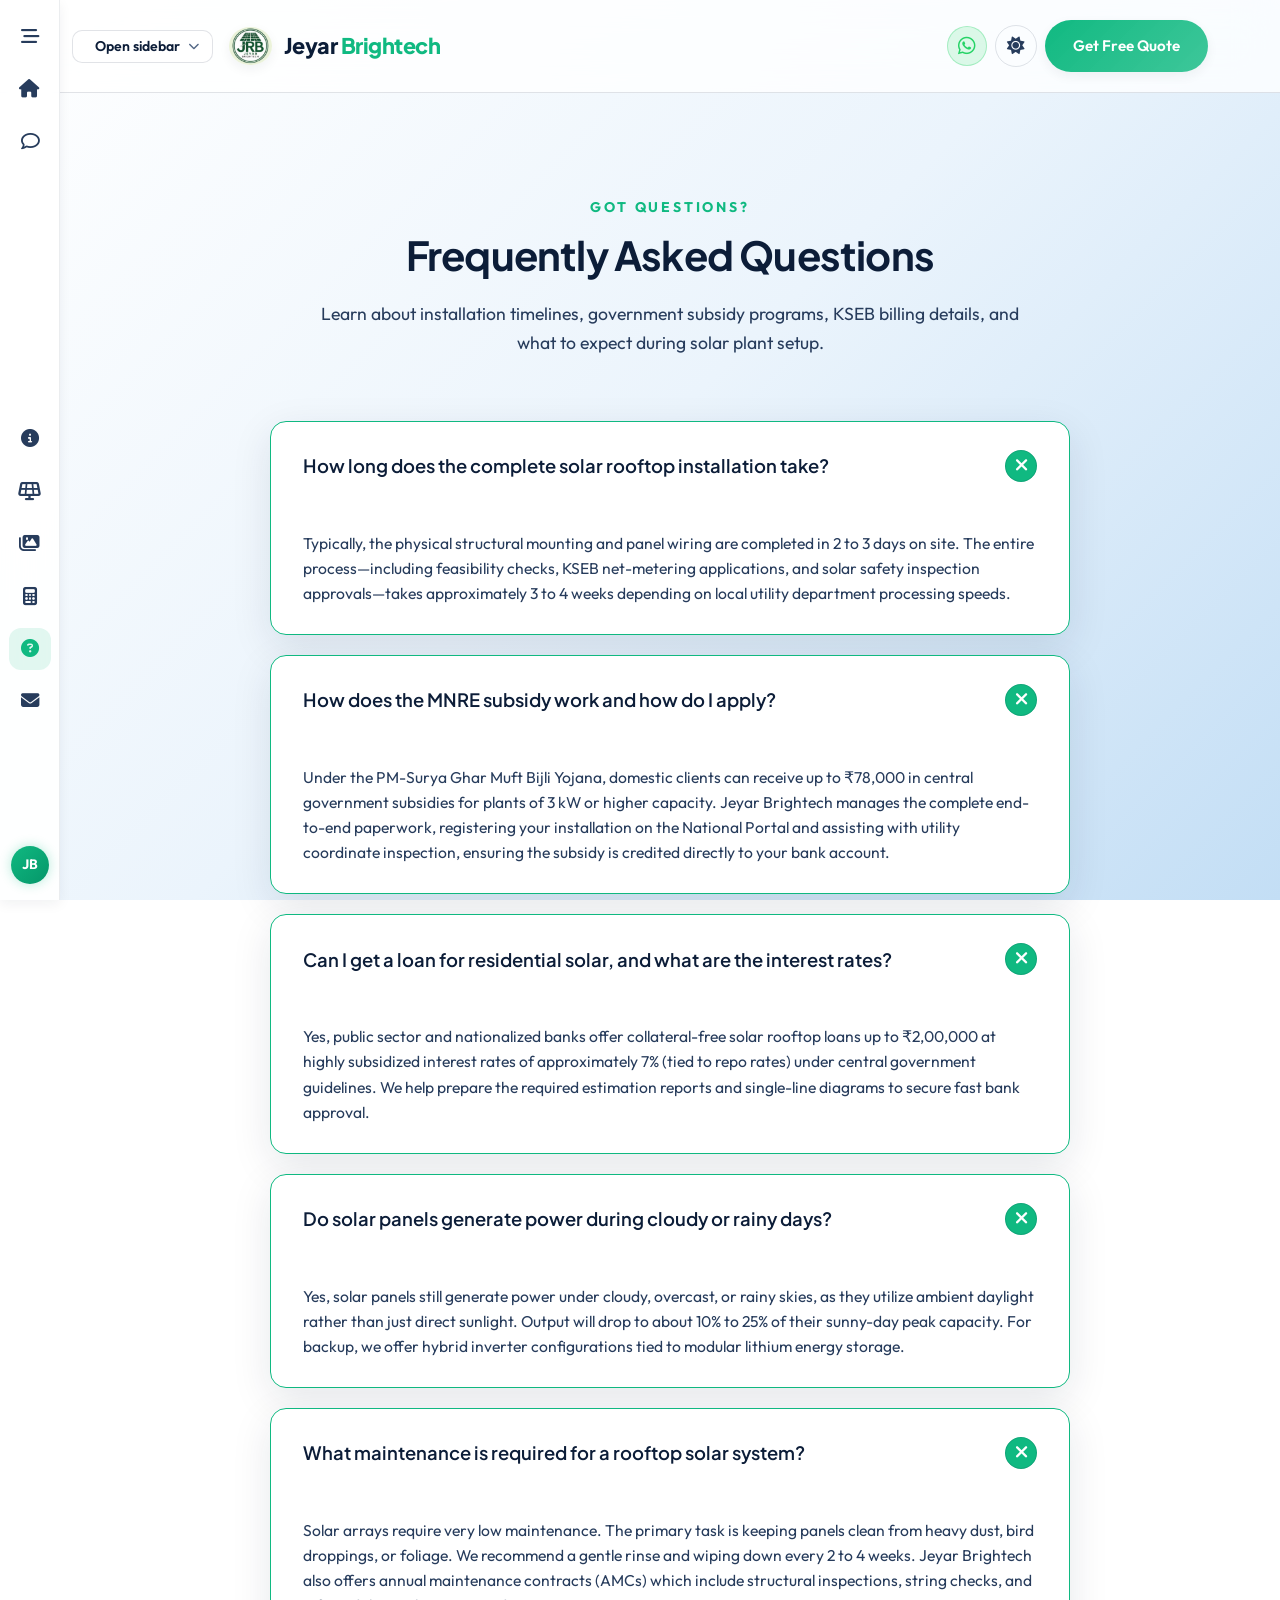
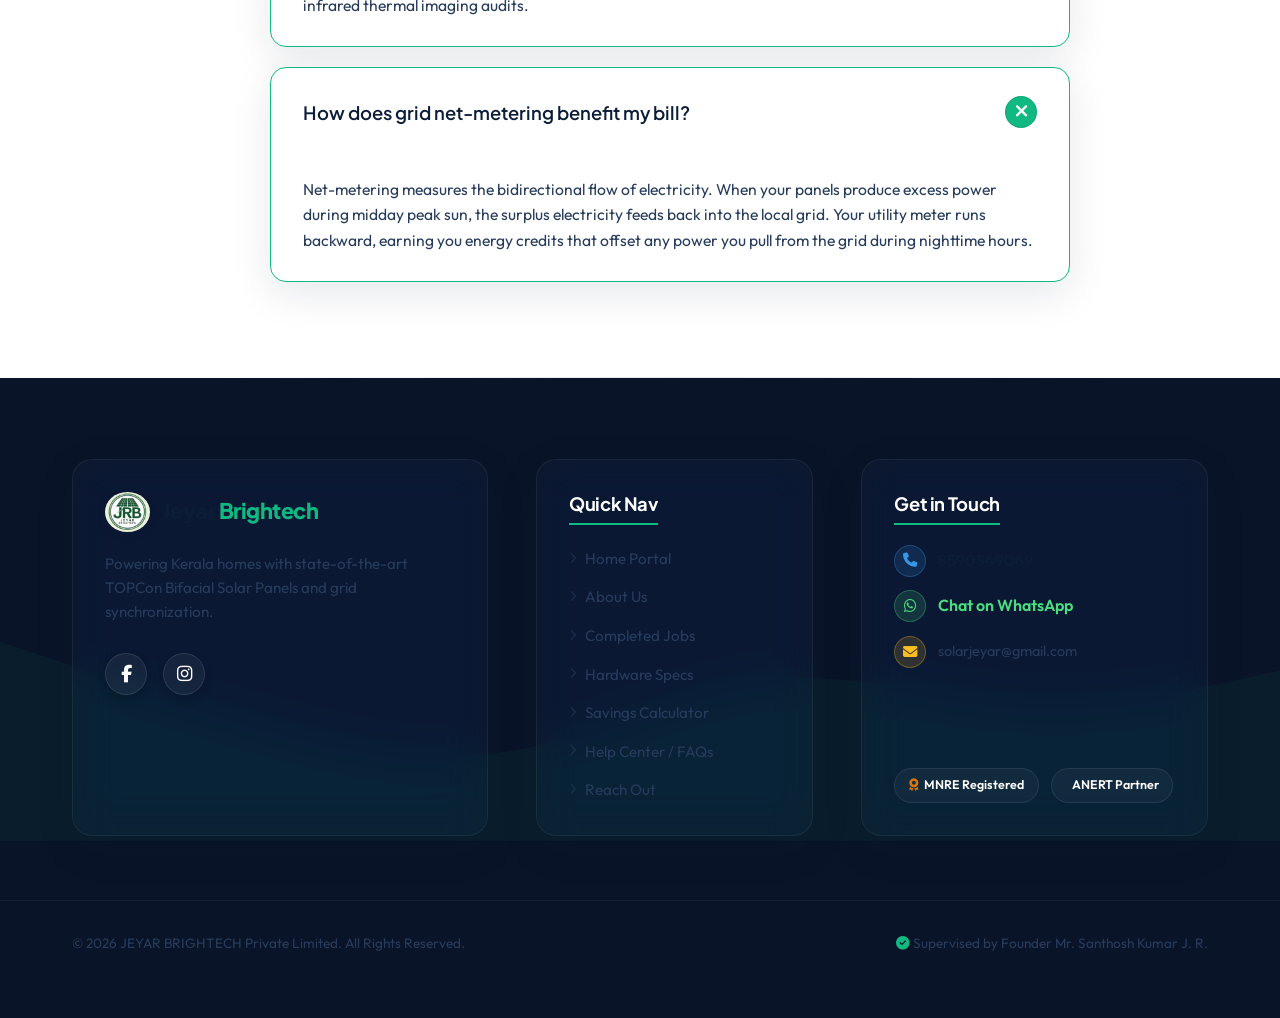
<file: faq.html>
<!DOCTYPE html>
<html lang="en" data-theme="dark">
<head>
    <meta charset="UTF-8">
    <meta name="viewport" content="width=device-width, initial-scale=1.0">
    <title>Jeyar Brightech - Frequently Asked Questions (FAQs)</title>
    <meta name="description" content="Find answers to common questions about domestic solar rooftop plants, KSEB net-metering, subsidies, and maintenance in Kerala.">
    <!-- Google Fonts -->
    <link rel="preconnect" href="https://fonts.googleapis.com">
    <link rel="preconnect" href="https://fonts.gstatic.com" crossorigin>
    <link href="https://fonts.googleapis.com/css2?family=Outfit:wght@400;500;600;700;800&family=Plus+Jakarta+Sans:wght@400;500;600;700;800&display=swap" rel="stylesheet">
    <!-- Font Awesome -->
    <link rel="stylesheet" href="https://cdnjs.cloudflare.com/ajax/libs/font-awesome/6.4.0/css/all.min.css">
    <!-- Custom CSS -->
    <link rel="stylesheet" href="style.css">
</head>
<body>
    <!-- Theme Background Glows -->
    <div class="theme-bg-glow"></div>

    <!-- Left Sidebar Rail Navigation -->
    <aside class="sidebar-rail" id="sidebar-rail">
        <div class="rail-top">
            <button class="rail-item sidebar-toggle-btn" id="rail-toggle-btn" title="Toggle Sidebar" aria-label="Toggle Sidebar">
                <i class="fa-solid fa-bars-staggered"></i>
                <span class="rail-tooltip">Toggle Sidebar</span>
            </button>
            <a href="index.html" class="rail-item" title="Home">
                <i class="fa-solid fa-house"></i>
                <span class="rail-tooltip">Home</span>
            </a>
            <a href="contact.html" class="rail-item" title="Quick Contact">
                <i class="fa-regular fa-comment"></i>
                <span class="rail-tooltip">Direct Chat</span>
            </a>
        </div>

        <div class="rail-divider"></div>

        <div class="rail-nav">
            <a href="about.html" class="rail-item" title="About Us">
                <i class="fa-solid fa-circle-info"></i>
                <span class="rail-tooltip">About Us</span>
            </a>
            <a href="specifications.html" class="rail-item" title="Products & Specs">
                <i class="fa-solid fa-solar-panel"></i>
                <span class="rail-tooltip">Products & Specs</span>
            </a>
            <a href="gallery.html" class="rail-item" title="Installations Gallery">
                <i class="fa-solid fa-images"></i>
                <span class="rail-tooltip">Installations</span>
            </a>
            <a href="calculator.html" class="rail-item" title="Savings Calculator">
                <i class="fa-solid fa-calculator"></i>
                <span class="rail-tooltip">Calculator</span>
            </a>
            <a href="faq.html" class="rail-item active" title="Frequently Asked Questions">
                <i class="fa-solid fa-circle-question"></i>
                <span class="rail-tooltip">FAQs</span>
            </a>
            <a href="contact.html" class="rail-item" title="Contact Us">
                <i class="fa-solid fa-envelope"></i>
                <span class="rail-tooltip">Contact</span>
            </a>
        </div>

        <div class="rail-bottom">
            <div class="rail-profile" title="Jeyar Brightech Account">
                <span class="avatar">JB</span>
                <span class="rail-tooltip">Jeyar Brightech</span>
            </div>
        </div>
    </aside>

    <!-- Header / Navigation -->
    <header class="header">
        <div class="container header-container">
            <div class="header-left">
                <button class="top-sidebar-btn" id="top-sidebar-btn" aria-label="Open sidebar">
                    <i class="fa-solid fa-sidebar"></i>
                    <span>Open sidebar</span>
                    <i class="fa-solid fa-chevron-down caret"></i>
                </button>
                <a href="index.html" class="logo" style="display: flex; align-items: center; gap: 0.75rem; text-decoration: none;">
                    <img src="assets/logo.png" alt="Jeyar Brightech Logo" style="height: 38px; width: auto; border-radius: 50%; box-shadow: var(--shadow-sm);">
                    <span class="logo-text" style="font-weight: 800; font-size: 1.35rem; letter-spacing: -0.5px; color: var(--text-primary);">Jeyar <span class="highlight" style="color: var(--accent-emerald);">Brightech</span></span>
                </a>
            </div>
            
            <nav class="nav" id="nav-menu">
                <ul class="nav-list">
                    <li><a href="index.html" class="nav-link">Home</a></li>
                    <li><a href="about.html" class="nav-link">About Us</a></li>
                    <li><a href="gallery.html" class="nav-link">Installations</a></li>
                    <li><a href="specifications.html" class="nav-link">Specs &amp; Hardware</a></li>
                    <li><a href="calculator.html" class="nav-link">Calculator</a></li>
                    <li><a href="faq.html" class="nav-link active">FAQs</a></li>
                    <li><a href="contact.html" class="nav-link">Contact</a></li>
                </ul>
            </nav>

            <div class="header-actions">
                <a href="https://wa.me/917306670442?text=Hi%20Jeyar%20Brightech,%20I%20am%20interested%20in%20your%20solar%20energy%20solutions." target="_blank" class="header-whatsapp-icon" title="Chat on WhatsApp" aria-label="Chat on WhatsApp">
                    <i class="fa-brands fa-whatsapp"></i>
                </a>
                <button class="theme-toggle" id="theme-toggle" aria-label="Toggle dark/light theme">
                    <i class="fa-solid fa-moon"></i>
                </button>
                <a href="contact.html" class="btn btn-primary btn-header">Get Free Quote</a>
                <button class="mobile-menu-toggle" id="mobile-toggle" aria-label="Toggle navigation menu">
                    <span class="bar"></span>
                    <span class="bar"></span>
                    <span class="bar"></span>
                </button>
            </div>
        </div>
    </header>

    <main class="main-content-layout" style="padding-top: 100px;">
        <!-- FAQ Accordion Section -->
        <section class="faq section" id="faq">
            <div class="container">
                <div class="section-header">
                    <span class="section-subtitle">Got Questions?</span>
                    <h1 class="section-title">Frequently Asked Questions</h1>
                    <p class="section-desc">Learn about installation timelines, government subsidy programs, KSEB billing details, and what to expect during solar plant setup.</p>
                </div>
                
                <div class="faq-list" style="max-width: 800px; margin: 3rem auto 0 auto; display: flex; flex-direction: column; gap: 1.25rem;">
                    <!-- FAQ 1 -->
                    <div class="faq-item card glass-card reveal active">
                        <button class="faq-question">
                            <span>How long does the complete solar rooftop installation take?</span>
                            <span class="faq-toggle-icon"><i class="fa-solid fa-plus"></i></span>
                        </button>
                        <div class="faq-answer">
                            <p>Typically, the physical structural mounting and panel wiring are completed in 2 to 3 days on site. The entire process—including feasibility checks, KSEB net-metering applications, and solar safety inspection approvals—takes approximately 3 to 4 weeks depending on local utility department processing speeds.</p>
                        </div>
                    </div>
                    
                    <!-- FAQ 2 -->
                    <div class="faq-item card glass-card reveal">
                        <button class="faq-question">
                            <span>How does the MNRE subsidy work and how do I apply?</span>
                            <span class="faq-toggle-icon"><i class="fa-solid fa-plus"></i></span>
                        </button>
                        <div class="faq-answer">
                            <p>Under the PM-Surya Ghar Muft Bijli Yojana, domestic clients can receive up to ₹78,000 in central government subsidies for plants of 3 kW or higher capacity. Jeyar Brightech manages the complete end-to-end paperwork, registering your installation on the National Portal and assisting with utility coordinate inspection, ensuring the subsidy is credited directly to your bank account.</p>
                        </div>
                    </div>
                    
                    <!-- FAQ 3 -->
                    <div class="faq-item card glass-card reveal">
                        <button class="faq-question">
                            <span>Can I get a loan for residential solar, and what are the interest rates?</span>
                            <span class="faq-toggle-icon"><i class="fa-solid fa-plus"></i></span>
                        </button>
                        <div class="faq-answer">
                            <p>Yes, public sector and nationalized banks offer collateral-free solar rooftop loans up to ₹2,00,000 at highly subsidized interest rates of approximately 7% (tied to repo rates) under central government guidelines. We help prepare the required estimation reports and single-line diagrams to secure fast bank approval.</p>
                        </div>
                    </div>
                    
                    <!-- FAQ 4 -->
                    <div class="faq-item card glass-card reveal">
                        <button class="faq-question">
                            <span>Do solar panels generate power during cloudy or rainy days?</span>
                            <span class="faq-toggle-icon"><i class="fa-solid fa-plus"></i></span>
                        </button>
                        <div class="faq-answer">
                            <p>Yes, solar panels still generate power under cloudy, overcast, or rainy skies, as they utilize ambient daylight rather than just direct sunlight. Output will drop to about 10% to 25% of their sunny-day peak capacity. For backup, we offer hybrid inverter configurations tied to modular lithium energy storage.</p>
                        </div>
                    </div>
                    
                    <!-- FAQ 5 -->
                    <div class="faq-item card glass-card reveal">
                        <button class="faq-question">
                            <span>What maintenance is required for a rooftop solar system?</span>
                            <span class="faq-toggle-icon"><i class="fa-solid fa-plus"></i></span>
                        </button>
                        <div class="faq-answer">
                            <p>Solar arrays require very low maintenance. The primary task is keeping panels clean from heavy dust, bird droppings, or foliage. We recommend a gentle rinse and wiping down every 2 to 4 weeks. Jeyar Brightech also offers annual maintenance contracts (AMCs) which include structural inspections, string checks, and infrared thermal imaging audits.</p>
                        </div>
                    </div>
                    
                    <!-- FAQ 6 -->
                    <div class="faq-item card glass-card reveal">
                        <button class="faq-question">
                            <span>How does grid net-metering benefit my bill?</span>
                            <span class="faq-toggle-icon"><i class="fa-solid fa-plus"></i></span>
                        </button>
                        <div class="faq-answer">
                            <p>Net-metering measures the bidirectional flow of electricity. When your panels produce excess power during midday peak sun, the surplus electricity feeds back into the local grid. Your utility meter runs backward, earning you energy credits that offset any power you pull from the grid during nighttime hours.</p>
                        </div>
                    </div>
                </div>
            </div>
        </section>
    </main>

    <!-- Footer Section -->
    <footer class="footer" style="padding: 5rem 0 2rem 0; border-top: 1px solid var(--border-color); background: var(--bg-footer); position: relative; overflow: hidden;">
        <!-- Footer Subtle Wave Background -->
        <div class="footer-wave-bg" style="position: absolute; top: 0; left: 0; width: 100%; height: 100%; opacity: 0.05; pointer-events: none;">
            <svg viewBox="0 0 1440 320" style="width: 100%; height: 100%; object-fit: cover;"><path fill="#10B981" d="M0,96L48,112C96,128,192,160,288,186.7C384,213,480,235,576,218.7C672,203,768,149,864,138.7C960,128,1056,160,1152,165.3C1248,171,1344,149,1392,138.7L1440,128L1440,320L1392,320C1344,320,1248,320,1152,320C1056,320,960,320,864,320C768,320,672,320,576,320C480,320,384,320,288,320C192,320,96,320,48,320L0,320Z"></path></svg>
        </div>

        <div class="container footer-container" style="display: grid; grid-template-columns: 1.2fr 0.8fr 1fr; gap: 3rem; position: relative; z-index: 1;">
            
            <!-- Brand Column -->
            <div class="footer-brand-col card glass-card" style="padding: 2rem; border-radius: 20px; background: rgba(255,255,255,0.02); border: 1px solid rgba(255,255,255,0.06); transition: transform 0.3s ease;">
                <a href="index.html#home" class="logo" style="display: flex; align-items: center; gap: 0.75rem; text-decoration: none;">
                    <img src="assets/logo.png" alt="Jeyar Brightech Logo" style="height: 40px; width: auto; border-radius: 50%; box-shadow: var(--shadow-sm);">
                    <span class="logo-text" style="font-weight: 800; font-size: 1.35rem; letter-spacing: -0.5px; color: var(--text-primary);">Jeyar <span class="highlight" style="color: var(--accent-emerald);">Brightech</span></span>
                </a>
                <p style="margin-top: 1.25rem; font-size: 0.95rem; line-height: 1.6; color: var(--text-secondary);">Powering Kerala homes with state-of-the-art TOPCon Bifacial Solar Panels and grid synchronization.</p>
                
                <div class="social-links-glow" style="margin-top: 1.75rem; display: flex; gap: 1rem;">
                    <a href="https://www.facebook.com/share/18sNYL25ZQ/" target="_blank" class="footer-social-btn facebook-btn" aria-label="Facebook"><i class="fa-brands fa-facebook-f"></i></a>
                    <a href="https://www.instagram.com/jeyarbrightech" target="_blank" class="footer-social-btn instagram-btn" aria-label="Instagram"><i class="fa-brands fa-instagram"></i></a>
                </div>
            </div>
            
            <!-- Quick Links Column -->
            <div class="footer-links-col card glass-card" style="padding: 2rem; border-radius: 20px; background: rgba(255,255,255,0.02); border: 1px solid rgba(255,255,255,0.06);">
                <h4 style="font-size: 1.15rem; font-weight: 700; color: #ffffff; border-bottom: 2px solid var(--accent-emerald); padding-bottom: 0.5rem; margin-bottom: 1.25rem; width: fit-content;">Quick Nav</h4>
                <ul class="footer-links-animated" style="list-style: none; display: flex; flex-direction: column; gap: 0.75rem; padding: 0;">
                    <li><a href="index.html#home"><i class="fa-solid fa-angle-right"></i> Home Portal</a></li>
                    <li><a href="index.html#about"><i class="fa-solid fa-angle-right"></i> About Us</a></li>
                    <li><a href="gallery.html"><i class="fa-solid fa-angle-right"></i> Completed Jobs</a></li>
                    <li><a href="specifications.html"><i class="fa-solid fa-angle-right"></i> Hardware Specs</a></li>
                    <li><a href="index.html#calculator"><i class="fa-solid fa-angle-right"></i> Savings Calculator</a></li>
                    <li><a href="faq.html"><i class="fa-solid fa-angle-right"></i> Help Center / FAQs</a></li>
                    <li><a href="index.html#contact"><i class="fa-solid fa-angle-right"></i> Reach Out</a></li>
                </ul>
            </div>
            
            <!-- Contact & Badges Column -->
            <div class="footer-links-col card glass-card" style="padding: 2rem; border-radius: 20px; background: rgba(255,255,255,0.02); border: 1px solid rgba(255,255,255,0.06); display: flex; flex-direction: column; justify-content: space-between;">
                <div>
                    <h4 style="font-size: 1.15rem; font-weight: 700; color: #ffffff; border-bottom: 2px solid var(--accent-emerald); padding-bottom: 0.5rem; margin-bottom: 1.25rem; width: fit-content;">Get in Touch</h4>
                    <ul class="footer-contact-list-custom" style="list-style: none; display: flex; flex-direction: column; gap: 0.85rem; padding: 0;">
                        <li style="display: flex; align-items: center; gap: 0.75rem;">
                            <span class="contact-footer-badge call-badge"><i class="fa-solid fa-phone"></i></span>
                            <a href="tel:8590549069" style="font-weight: 600; color: var(--text-primary);">8590549069</a>
                        </li>
                        <li style="display: flex; align-items: center; gap: 0.75rem;">
                            <span class="contact-footer-badge whatsapp-badge"><i class="fa-brands fa-whatsapp"></i></span>
                            <a href="https://wa.me/917306670442?text=Hi%20Jeyar%20Brightech,%20I%20am%20interested%20in%20your%20solar%20energy%20solutions%20and%20would%20like%20to%20get%20a%20free%20consultation." target="_blank" style="font-weight: 600; color: #4ADE80; animation: pulseGlow 2s infinite;">Chat on WhatsApp</a>
                        </li>
                        <li style="display: flex; align-items: center; gap: 0.75rem;">
                            <span class="contact-footer-badge email-badge"><i class="fa-solid fa-envelope"></i></span>
                            <a href="mailto:solarjeyar@gmail.com" style="color: var(--text-secondary); font-size: 0.9rem;">solarjeyar@gmail.com</a>
                        </li>
                    </ul>
                </div>
                
                <!-- Trust Badges -->
                <div class="footer-trust-badges" style="margin-top: 1.5rem; display: flex; gap: 0.75rem; flex-wrap: wrap;">
                    <span class="trust-pill"><i class="fa-solid fa-award"></i> MNRE Registered</span>
                    <span class="trust-pill"><i class="fa-solid fa-shield-check"></i> ANERT Partner</span>
                </div>
            </div>
        </div>
        
        <div class="footer-bottom" style="margin-top: 4rem; padding-top: 2rem; border-top: 1px solid rgba(255,255,255,0.06); position: relative; z-index: 1;">
            <div class="container footer-bottom-container" style="display: flex; justify-content: space-between; align-items: center; flex-wrap: wrap; gap: 1rem;">
                <p style="font-size: 0.85rem; color: var(--text-secondary);">&copy; 2026 JEYAR BRIGHTECH Private Limited. All Rights Reserved.</p>
                <p style="font-size: 0.85rem; color: var(--text-secondary);"><i class="fa-solid fa-circle-check text-emerald"></i> Supervised by Founder Mr. Santhosh Kumar J. R.</p>
            </div>
        </div>
    </footer>

    <!-- Toast Container -->
    <div id="toast-container" class="toast-container"></div>

    <!-- Custom Cursor Trail Elements -->
    <div class="cursor-dot" id="cursor-dot"></div>
    <div class="cursor-ring" id="cursor-ring"></div>

    <!-- Custom JS -->
    <script src="app.js"></script>
</body>
</html>
</file>
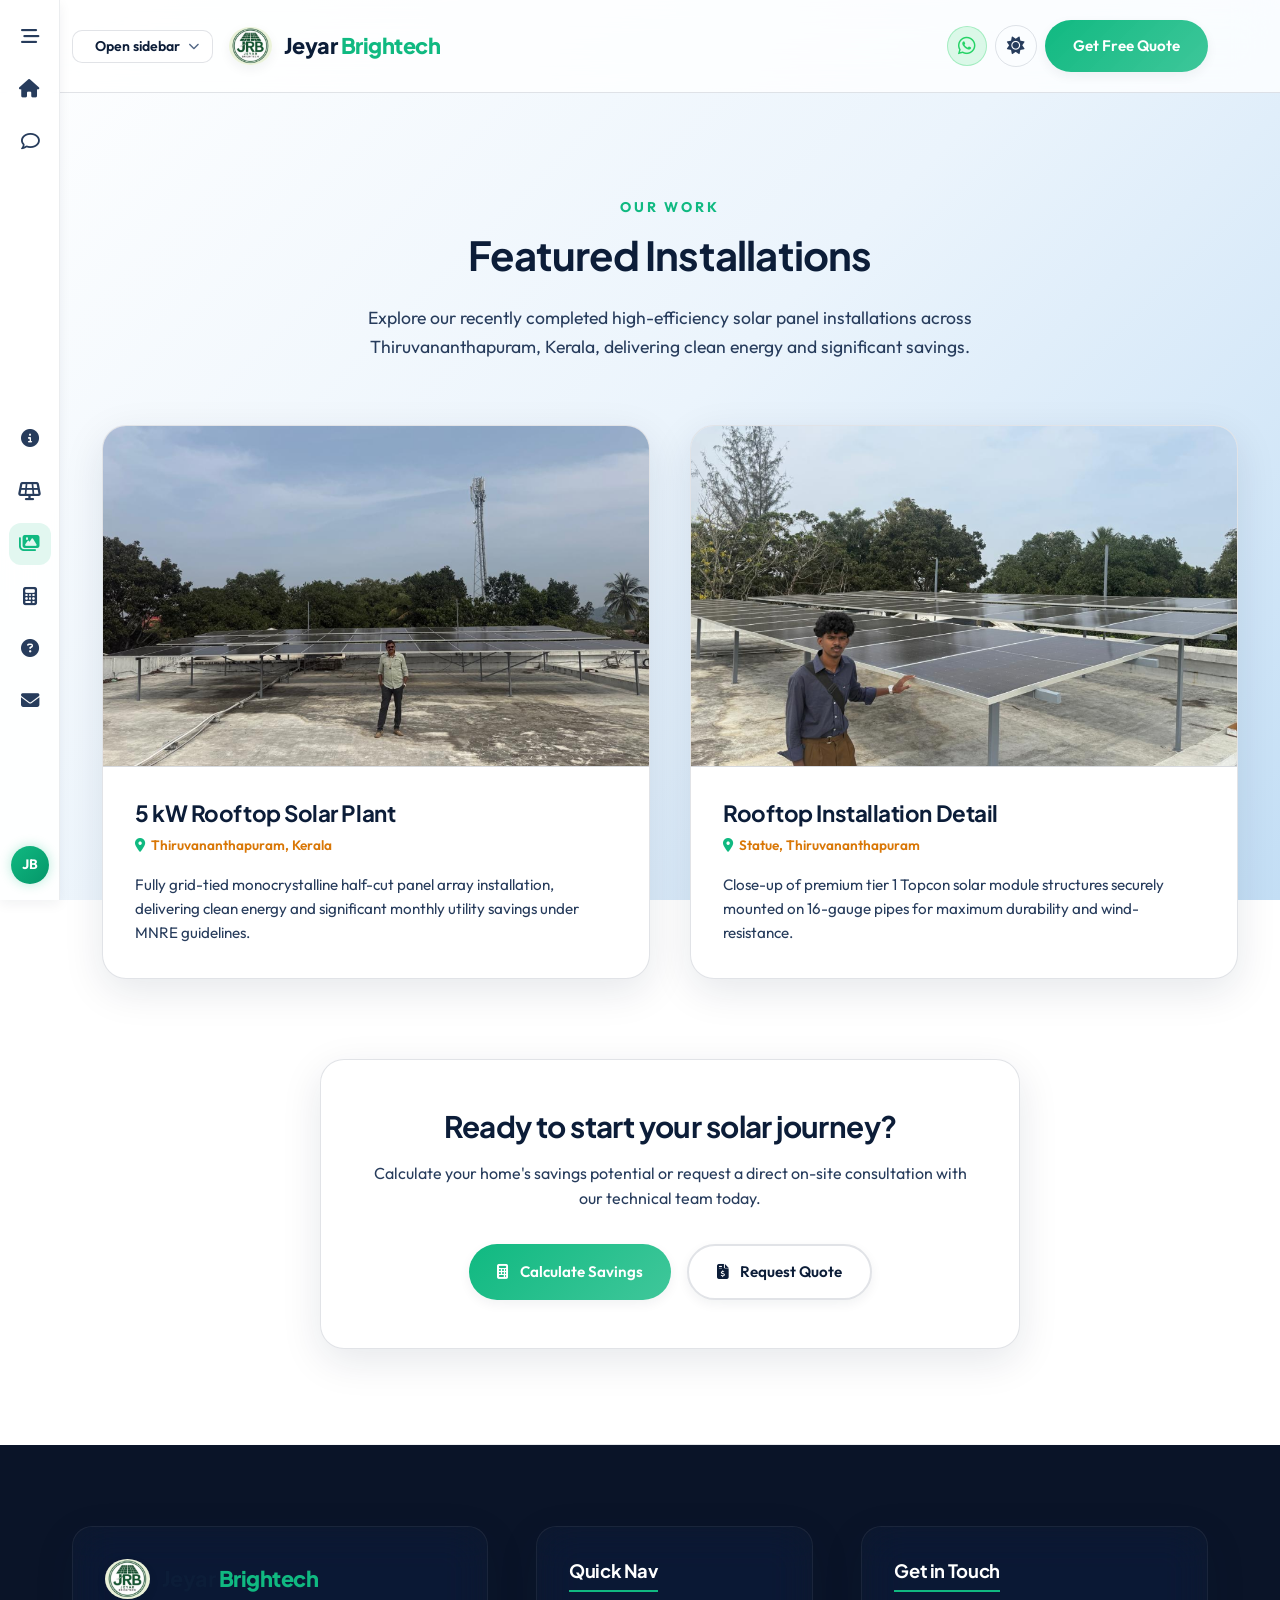
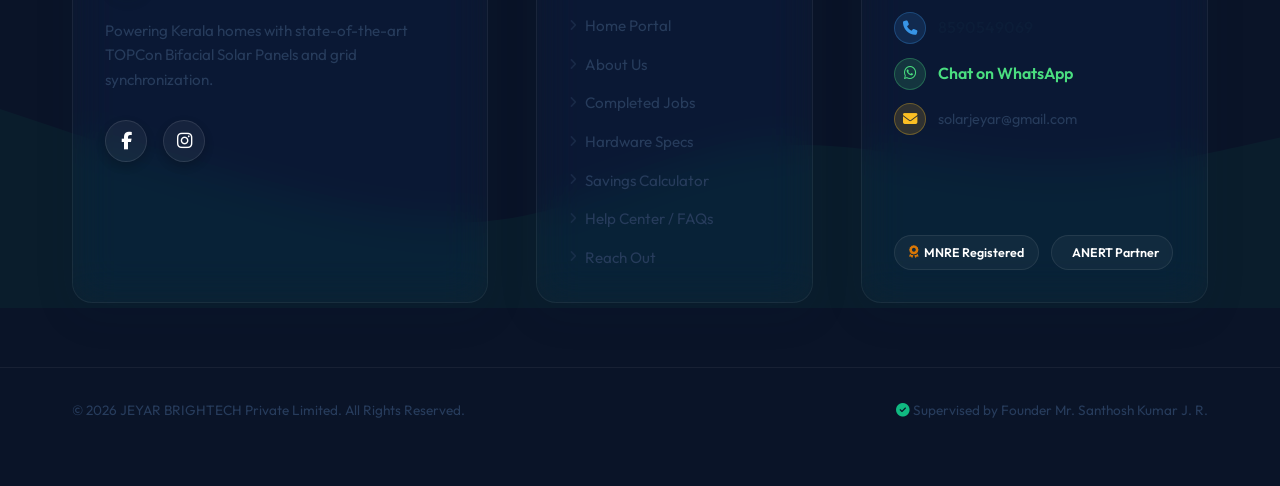
<file: gallery.html>
<!DOCTYPE html>
<html lang="en" data-theme="dark">
<head>
    <meta charset="UTF-8">
    <meta name="viewport" content="width=device-width, initial-scale=1.0">
    <title>Jeyar Brightech - Featured Installations</title>
    <meta name="description" content="Explore recently completed residential solar panel projects and high-efficiency installations by Jeyar Brightech in Thiruvananthapuram, Kerala.">
    <!-- Google Fonts -->
    <link rel="preconnect" href="https://fonts.googleapis.com">
    <link rel="preconnect" href="https://fonts.gstatic.com" crossorigin>
    <link href="https://fonts.googleapis.com/css2?family=Outfit:wght@400;500;600;700;800&family=Plus+Jakarta+Sans:wght@400;500;600;700;800&display=swap" rel="stylesheet">
    <!-- Font Awesome -->
    <link rel="stylesheet" href="https://cdnjs.cloudflare.com/ajax/libs/font-awesome/6.4.0/css/all.min.css">
    <!-- Custom CSS -->
    <link rel="stylesheet" href="style.css">
</head>
<body>
    <!-- Theme Background Glows -->
    <div class="theme-bg-glow"></div>

    <!-- Left Sidebar Rail Navigation -->
    <aside class="sidebar-rail" id="sidebar-rail">
        <div class="rail-top">
            <button class="rail-item sidebar-toggle-btn" id="rail-toggle-btn" title="Toggle Sidebar" aria-label="Toggle Sidebar">
                <i class="fa-solid fa-bars-staggered"></i>
                <span class="rail-tooltip">Toggle Sidebar</span>
            </button>
            <a href="index.html" class="rail-item" title="Home">
                <i class="fa-solid fa-house"></i>
                <span class="rail-tooltip">Home</span>
            </a>
            <a href="contact.html" class="rail-item" title="Quick Contact">
                <i class="fa-regular fa-comment"></i>
                <span class="rail-tooltip">Direct Chat</span>
            </a>
        </div>

        <div class="rail-divider"></div>

        <div class="rail-nav">
            <a href="about.html" class="rail-item" title="About Us">
                <i class="fa-solid fa-circle-info"></i>
                <span class="rail-tooltip">About Us</span>
            </a>
            <a href="specifications.html" class="rail-item" title="Products & Specs">
                <i class="fa-solid fa-solar-panel"></i>
                <span class="rail-tooltip">Products & Specs</span>
            </a>
            <a href="gallery.html" class="rail-item active" title="Installations Gallery">
                <i class="fa-solid fa-images"></i>
                <span class="rail-tooltip">Installations</span>
            </a>
            <a href="calculator.html" class="rail-item" title="Savings Calculator">
                <i class="fa-solid fa-calculator"></i>
                <span class="rail-tooltip">Calculator</span>
            </a>
            <a href="faq.html" class="rail-item" title="Frequently Asked Questions">
                <i class="fa-solid fa-circle-question"></i>
                <span class="rail-tooltip">FAQs</span>
            </a>
            <a href="contact.html" class="rail-item" title="Contact Us">
                <i class="fa-solid fa-envelope"></i>
                <span class="rail-tooltip">Contact</span>
            </a>
        </div>

        <div class="rail-bottom">
            <div class="rail-profile" title="Jeyar Brightech Account">
                <span class="avatar">JB</span>
                <span class="rail-tooltip">Jeyar Brightech</span>
            </div>
        </div>
    </aside>

    <!-- Header / Navigation -->
    <header class="header">
        <div class="container header-container">
            <div class="header-left">
                <button class="top-sidebar-btn" id="top-sidebar-btn" aria-label="Open sidebar">
                    <i class="fa-solid fa-sidebar"></i>
                    <span>Open sidebar</span>
                    <i class="fa-solid fa-chevron-down caret"></i>
                </button>
                <a href="index.html" class="logo" style="display: flex; align-items: center; gap: 0.75rem; text-decoration: none;">
                    <img src="assets/logo.png" alt="Jeyar Brightech Logo" style="height: 38px; width: auto; border-radius: 50%; box-shadow: var(--shadow-sm);">
                    <span class="logo-text" style="font-weight: 800; font-size: 1.35rem; letter-spacing: -0.5px; color: var(--text-primary);">Jeyar <span class="highlight" style="color: var(--accent-emerald);">Brightech</span></span>
                </a>
            </div>
            
            <nav class="nav" id="nav-menu">
                <ul class="nav-list">
                    <li><a href="index.html" class="nav-link">Home</a></li>
                    <li><a href="about.html" class="nav-link">About Us</a></li>
                    <li><a href="gallery.html" class="nav-link active">Installations</a></li>
                    <li><a href="specifications.html" class="nav-link">Specs &amp; Hardware</a></li>
                    <li><a href="calculator.html" class="nav-link">Calculator</a></li>
                    <li><a href="faq.html" class="nav-link">FAQs</a></li>
                    <li><a href="contact.html" class="nav-link">Contact</a></li>
                </ul>
            </nav>

            <div class="header-actions">
                <a href="https://wa.me/917306670442?text=Hi%20Jeyar%20Brightech,%20I%20am%20interested%20in%20your%20solar%20energy%20solutions." target="_blank" class="header-whatsapp-icon" title="Chat on WhatsApp" aria-label="Chat on WhatsApp">
                    <i class="fa-brands fa-whatsapp"></i>
                </a>
                <button class="theme-toggle" id="theme-toggle" aria-label="Toggle dark/light theme">
                    <i class="fa-solid fa-moon"></i>
                </button>
                <a href="contact.html" class="btn btn-primary btn-header">Get Free Quote</a>
                <button class="mobile-menu-toggle" id="mobile-toggle" aria-label="Toggle navigation menu">
                    <span class="bar"></span>
                    <span class="bar"></span>
                    <span class="bar"></span>
                </button>
            </div>
        </div>
    </header>

    <main class="main-content-layout" style="padding-top: 100px;">
        <!-- Project Gallery Section -->
        <section class="gallery section" id="gallery">
            <div class="container">
                <div class="section-header">
                    <span class="section-subtitle">Our Work</span>
                    <h1 class="section-title" style="margin-bottom: 1.5rem;">Featured Installations</h1>
                    <p class="section-desc">Explore our recently completed high-efficiency solar panel installations across Thiruvananthapuram, Kerala, delivering clean energy and significant savings.</p>
                </div>
                
                <div class="gallery-grid" style="margin-top: 3rem;">
                    <!-- Project 1 -->
                    <div class="gallery-card card glass-card reveal active">
                        <div class="gallery-img-container">
                            <img src="assets/project_1.png" alt="Rooftop Solar Project with Managing Director Mr. Santhosh Kumar" class="gallery-img">
                        </div>
                        <div class="gallery-info">
                            <h3>5 kW Rooftop Solar Plant</h3>
                            <p class="gallery-location"><i class="fa-solid fa-location-dot text-emerald"></i> Thiruvananthapuram, Kerala</p>
                            <p class="gallery-desc">Fully grid-tied monocrystalline half-cut panel array installation, delivering clean energy and significant monthly utility savings under MNRE guidelines.</p>
                        </div>
                    </div>
                    
                    <!-- Project 2 -->
                    <div class="gallery-card card glass-card reveal active">
                        <div class="gallery-img-container">
                            <img src="assets/project_2.png" alt="Technician inspecting high-efficiency solar panel setup" class="gallery-img">
                        </div>
                        <div class="gallery-info">
                            <h3>Rooftop Installation Detail</h3>
                            <p class="gallery-location"><i class="fa-solid fa-location-dot text-emerald"></i> Statue, Thiruvananthapuram</p>
                            <p class="gallery-desc">Close-up of premium tier 1 Topcon solar module structures securely mounted on 16-gauge pipes for maximum durability and wind-resistance.</p>
                        </div>
                    </div>
                </div>

                <div class="reveal active" style="margin-top: 5rem; text-align: center;">
                    <div class="card glass-card" style="padding: 3rem; max-width: 700px; margin: 0 auto; border-radius: 24px;">
                        <h2 style="font-size: 1.85rem; margin-bottom: 1rem; color: var(--text-primary);">Ready to start your solar journey?</h2>
                        <p style="color: var(--text-secondary); margin-bottom: 2rem; line-height: 1.6;">Calculate your home's savings potential or request a direct on-site consultation with our technical team today.</p>
                        <div style="display: flex; gap: 1rem; justify-content: center; flex-wrap: wrap;">
                            <a href="index.html#calculator" class="btn btn-primary"><i class="fa-solid fa-calculator"></i> Calculate Savings</a>
                            <a href="index.html#contact" class="btn btn-outline"><i class="fa-solid fa-file-invoice-dollar"></i> Request Quote</a>
                        </div>
                    </div>
                </div>
            </div>
        </section>
    </main>

    <!-- Footer Section -->
    <footer class="footer" style="padding: 5rem 0 2rem 0; border-top: 1px solid var(--border-color); background: var(--bg-footer); position: relative; overflow: hidden;">
        <!-- Footer Subtle Wave Background -->
        <div class="footer-wave-bg" style="position: absolute; top: 0; left: 0; width: 100%; height: 100%; opacity: 0.05; pointer-events: none;">
            <svg viewBox="0 0 1440 320" style="width: 100%; height: 100%; object-fit: cover;"><path fill="#10B981" d="M0,96L48,112C96,128,192,160,288,186.7C384,213,480,235,576,218.7C672,203,768,149,864,138.7C960,128,1056,160,1152,165.3C1248,171,1344,149,1392,138.7L1440,128L1440,320L1392,320C1344,320,1248,320,1152,320C1056,320,960,320,864,320C768,320,672,320,576,320C480,320,384,320,288,320C192,320,96,320,48,320L0,320Z"></path></svg>
        </div>

        <div class="container footer-container" style="display: grid; grid-template-columns: 1.2fr 0.8fr 1fr; gap: 3rem; position: relative; z-index: 1;">
            
            <!-- Brand Column -->
            <div class="footer-brand-col card glass-card" style="padding: 2rem; border-radius: 20px; background: rgba(255,255,255,0.02); border: 1px solid rgba(255,255,255,0.06); transition: transform 0.3s ease;">
                <a href="index.html#home" class="logo" style="display: flex; align-items: center; gap: 0.75rem; text-decoration: none;">
                    <img src="assets/logo.png" alt="Jeyar Brightech Logo" style="height: 40px; width: auto; border-radius: 50%; box-shadow: var(--shadow-sm);">
                    <span class="logo-text" style="font-weight: 800; font-size: 1.35rem; letter-spacing: -0.5px; color: var(--text-primary);">Jeyar <span class="highlight" style="color: var(--accent-emerald);">Brightech</span></span>
                </a>
                <p style="margin-top: 1.25rem; font-size: 0.95rem; line-height: 1.6; color: var(--text-secondary);">Powering Kerala homes with state-of-the-art TOPCon Bifacial Solar Panels and grid synchronization.</p>
                
                <div class="social-links-glow" style="margin-top: 1.75rem; display: flex; gap: 1rem;">
                    <a href="https://www.facebook.com/share/18sNYL25ZQ/" target="_blank" class="footer-social-btn facebook-btn" aria-label="Facebook"><i class="fa-brands fa-facebook-f"></i></a>
                    <a href="https://www.instagram.com/jeyarbrightech" target="_blank" class="footer-social-btn instagram-btn" aria-label="Instagram"><i class="fa-brands fa-instagram"></i></a>
                </div>
            </div>
            
            <!-- Quick Links Column -->
            <div class="footer-links-col card glass-card" style="padding: 2rem; border-radius: 20px; background: rgba(255,255,255,0.02); border: 1px solid rgba(255,255,255,0.06);">
                <h4 style="font-size: 1.15rem; font-weight: 700; color: #ffffff; border-bottom: 2px solid var(--accent-emerald); padding-bottom: 0.5rem; margin-bottom: 1.25rem; width: fit-content;">Quick Nav</h4>
                <ul class="footer-links-animated" style="list-style: none; display: flex; flex-direction: column; gap: 0.75rem; padding: 0;">
                    <li><a href="index.html#home"><i class="fa-solid fa-angle-right"></i> Home Portal</a></li>
                    <li><a href="index.html#about"><i class="fa-solid fa-angle-right"></i> About Us</a></li>
                    <li><a href="gallery.html"><i class="fa-solid fa-angle-right"></i> Completed Jobs</a></li>
                    <li><a href="specifications.html"><i class="fa-solid fa-angle-right"></i> Hardware Specs</a></li>
                    <li><a href="index.html#calculator"><i class="fa-solid fa-angle-right"></i> Savings Calculator</a></li>
                    <li><a href="faq.html"><i class="fa-solid fa-angle-right"></i> Help Center / FAQs</a></li>
                    <li><a href="index.html#contact"><i class="fa-solid fa-angle-right"></i> Reach Out</a></li>
                </ul>
            </div>
            
            <!-- Contact & Badges Column -->
            <div class="footer-links-col card glass-card" style="padding: 2rem; border-radius: 20px; background: rgba(255,255,255,0.02); border: 1px solid rgba(255,255,255,0.06); display: flex; flex-direction: column; justify-content: space-between;">
                <div>
                    <h4 style="font-size: 1.15rem; font-weight: 700; color: #ffffff; border-bottom: 2px solid var(--accent-emerald); padding-bottom: 0.5rem; margin-bottom: 1.25rem; width: fit-content;">Get in Touch</h4>
                    <ul class="footer-contact-list-custom" style="list-style: none; display: flex; flex-direction: column; gap: 0.85rem; padding: 0;">
                        <li style="display: flex; align-items: center; gap: 0.75rem;">
                            <span class="contact-footer-badge call-badge"><i class="fa-solid fa-phone"></i></span>
                            <a href="tel:8590549069" style="font-weight: 600; color: var(--text-primary);">8590549069</a>
                        </li>
                        <li style="display: flex; align-items: center; gap: 0.75rem;">
                            <span class="contact-footer-badge whatsapp-badge"><i class="fa-brands fa-whatsapp"></i></span>
                            <a href="https://wa.me/917306670442?text=Hi%20Jeyar%20Brightech,%20I%20am%20interested%20in%20your%20solar%20energy%20solutions%20and%20would%20like%20to%20get%20a%20free%20consultation." target="_blank" style="font-weight: 600; color: #4ADE80; animation: pulseGlow 2s infinite;">Chat on WhatsApp</a>
                        </li>
                        <li style="display: flex; align-items: center; gap: 0.75rem;">
                            <span class="contact-footer-badge email-badge"><i class="fa-solid fa-envelope"></i></span>
                            <a href="mailto:solarjeyar@gmail.com" style="color: var(--text-secondary); font-size: 0.9rem;">solarjeyar@gmail.com</a>
                        </li>
                    </ul>
                </div>
                
                <!-- Trust Badges -->
                <div class="footer-trust-badges" style="margin-top: 1.5rem; display: flex; gap: 0.75rem; flex-wrap: wrap;">
                    <span class="trust-pill"><i class="fa-solid fa-award"></i> MNRE Registered</span>
                    <span class="trust-pill"><i class="fa-solid fa-shield-check"></i> ANERT Partner</span>
                </div>
            </div>
        </div>
        
        <div class="footer-bottom" style="margin-top: 4rem; padding-top: 2rem; border-top: 1px solid rgba(255,255,255,0.06); position: relative; z-index: 1;">
            <div class="container footer-bottom-container" style="display: flex; justify-content: space-between; align-items: center; flex-wrap: wrap; gap: 1rem;">
                <p style="font-size: 0.85rem; color: var(--text-secondary);">&copy; 2026 JEYAR BRIGHTECH Private Limited. All Rights Reserved.</p>
                <p style="font-size: 0.85rem; color: var(--text-secondary);"><i class="fa-solid fa-circle-check text-emerald"></i> Supervised by Founder Mr. Santhosh Kumar J. R.</p>
            </div>
        </div>
    </footer>

    <!-- Toast Container -->
    <div id="toast-container" class="toast-container"></div>

    <!-- Custom Cursor Trail Elements -->
    <div class="cursor-dot" id="cursor-dot"></div>
    <div class="cursor-ring" id="cursor-ring"></div>

    <!-- Custom JS -->
    <script src="app.js"></script>
</body>
</html>
</file>
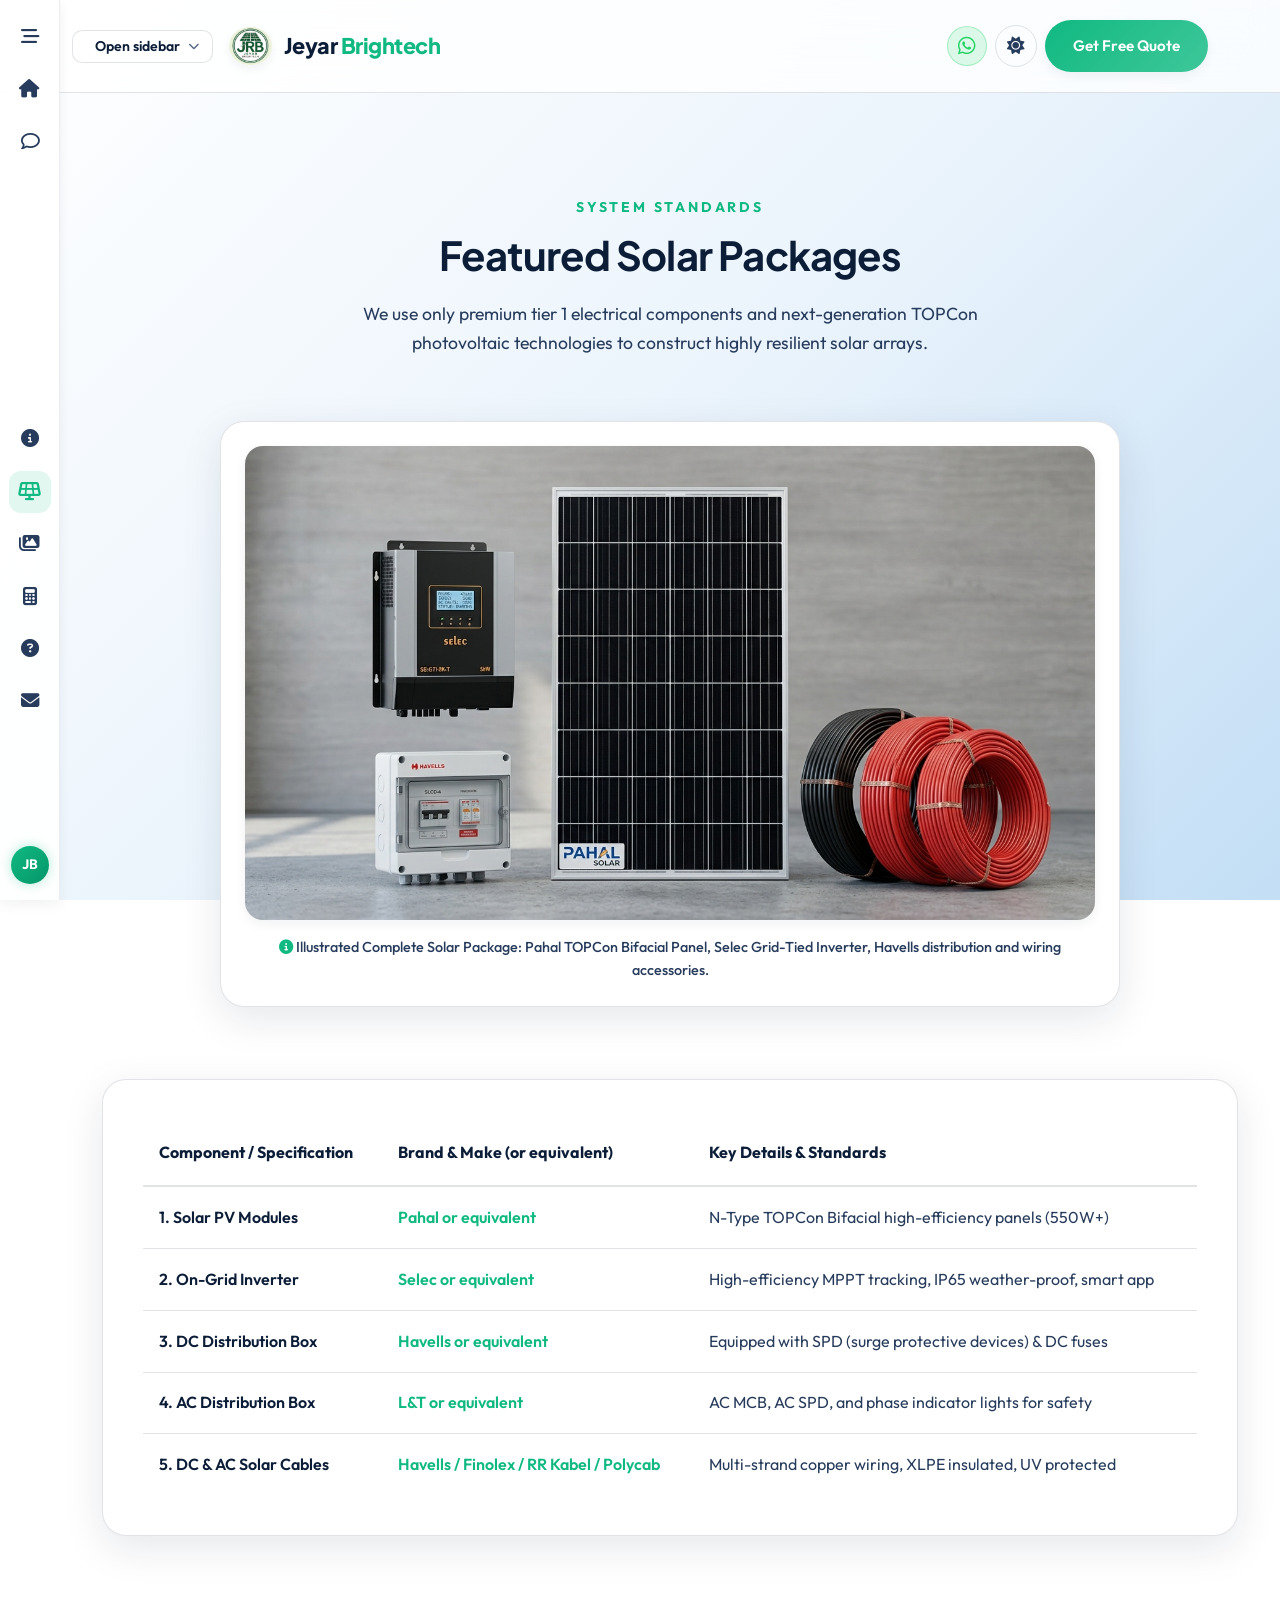
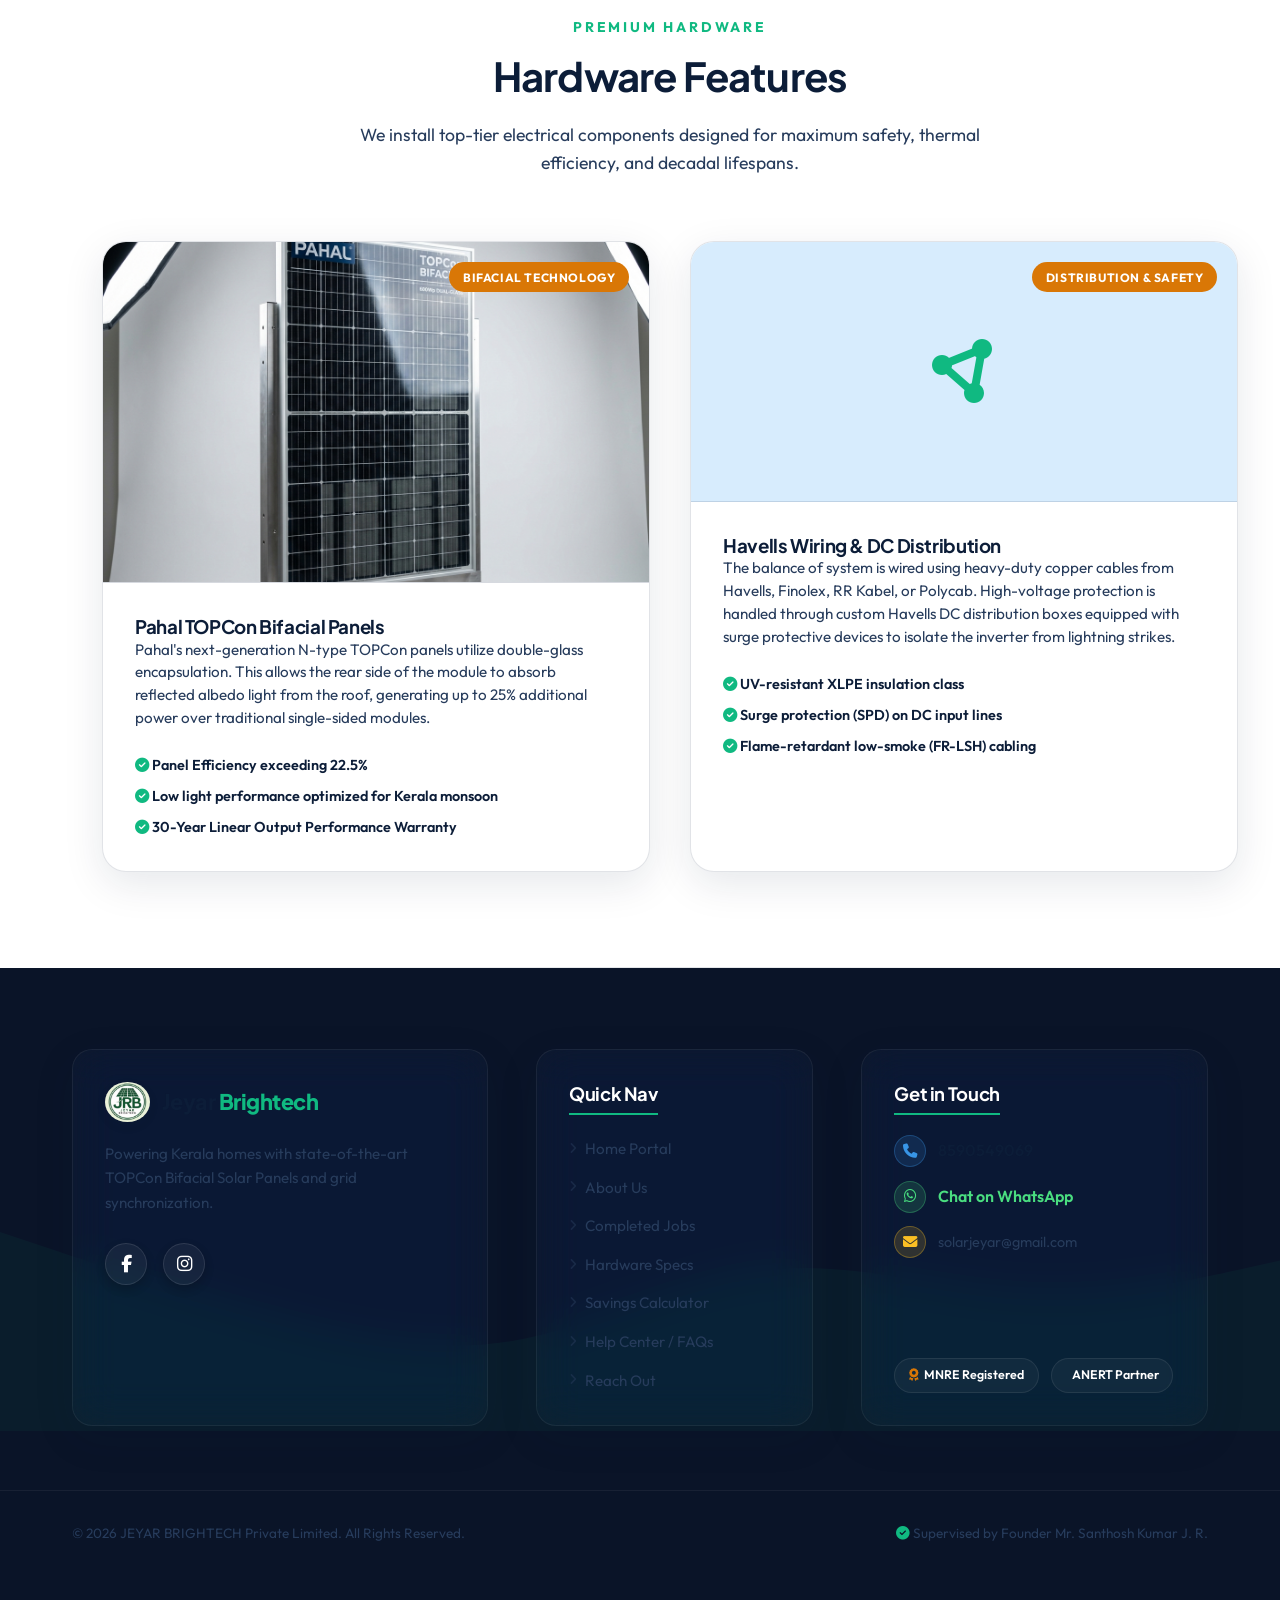
<file: specifications.html>
<!DOCTYPE html>
<html lang="en" data-theme="dark">
<head>
    <meta charset="UTF-8">
    <meta name="viewport" content="width=device-width, initial-scale=1.0">
    <title>Jeyar Brightech - Technical Specifications & Hardware</title>
    <meta name="description" content="Detailed technical specifications of our residential solar packages featuring Pahal panels, Selec inverters, and Havells DC box/distribution in Thiruvananthapuram.">
    <!-- Google Fonts -->
    <link rel="preconnect" href="https://fonts.googleapis.com">
    <link rel="preconnect" href="https://fonts.gstatic.com" crossorigin>
    <link href="https://fonts.googleapis.com/css2?family=Outfit:wght@400;500;600;700;800&family=Plus+Jakarta+Sans:wght@400;500;600;700;800&display=swap" rel="stylesheet">
    <!-- Font Awesome -->
    <link rel="stylesheet" href="https://cdnjs.cloudflare.com/ajax/libs/font-awesome/6.4.0/css/all.min.css">
    <!-- Custom CSS -->
    <link rel="stylesheet" href="style.css">
</head>
<body>
    <!-- Theme Background Glows -->
    <div class="theme-bg-glow"></div>

    <!-- Left Sidebar Rail Navigation -->
    <aside class="sidebar-rail" id="sidebar-rail">
        <div class="rail-top">
            <button class="rail-item sidebar-toggle-btn" id="rail-toggle-btn" title="Toggle Sidebar" aria-label="Toggle Sidebar">
                <i class="fa-solid fa-bars-staggered"></i>
                <span class="rail-tooltip">Toggle Sidebar</span>
            </button>
            <a href="index.html" class="rail-item" title="Home">
                <i class="fa-solid fa-house"></i>
                <span class="rail-tooltip">Home</span>
            </a>
            <a href="contact.html" class="rail-item" title="Quick Contact">
                <i class="fa-regular fa-comment"></i>
                <span class="rail-tooltip">Direct Chat</span>
            </a>
        </div>

        <div class="rail-divider"></div>

        <div class="rail-nav">
            <a href="about.html" class="rail-item" title="About Us">
                <i class="fa-solid fa-circle-info"></i>
                <span class="rail-tooltip">About Us</span>
            </a>
            <a href="specifications.html" class="rail-item active" title="Products & Specs">
                <i class="fa-solid fa-solar-panel"></i>
                <span class="rail-tooltip">Products & Specs</span>
            </a>
            <a href="gallery.html" class="rail-item" title="Installations Gallery">
                <i class="fa-solid fa-images"></i>
                <span class="rail-tooltip">Installations</span>
            </a>
            <a href="calculator.html" class="rail-item" title="Savings Calculator">
                <i class="fa-solid fa-calculator"></i>
                <span class="rail-tooltip">Calculator</span>
            </a>
            <a href="faq.html" class="rail-item" title="Frequently Asked Questions">
                <i class="fa-solid fa-circle-question"></i>
                <span class="rail-tooltip">FAQs</span>
            </a>
            <a href="contact.html" class="rail-item" title="Contact Us">
                <i class="fa-solid fa-envelope"></i>
                <span class="rail-tooltip">Contact</span>
            </a>
        </div>

        <div class="rail-bottom">
            <div class="rail-profile" title="Jeyar Brightech Account">
                <span class="avatar">JB</span>
                <span class="rail-tooltip">Jeyar Brightech</span>
            </div>
        </div>
    </aside>

    <!-- Header / Navigation -->
    <header class="header">
        <div class="container header-container">
            <div class="header-left">
                <button class="top-sidebar-btn" id="top-sidebar-btn" aria-label="Open sidebar">
                    <i class="fa-solid fa-sidebar"></i>
                    <span>Open sidebar</span>
                    <i class="fa-solid fa-chevron-down caret"></i>
                </button>
                <a href="index.html" class="logo" style="display: flex; align-items: center; gap: 0.75rem; text-decoration: none;">
                    <img src="assets/logo.png" alt="Jeyar Brightech Logo" style="height: 38px; width: auto; border-radius: 50%; box-shadow: var(--shadow-sm);">
                    <span class="logo-text" style="font-weight: 800; font-size: 1.35rem; letter-spacing: -0.5px; color: var(--text-primary);">Jeyar <span class="highlight" style="color: var(--accent-emerald);">Brightech</span></span>
                </a>
            </div>
            
            <nav class="nav" id="nav-menu">
                <ul class="nav-list">
                    <li><a href="index.html" class="nav-link">Home</a></li>
                    <li><a href="about.html" class="nav-link">About Us</a></li>
                    <li><a href="gallery.html" class="nav-link">Installations</a></li>
                    <li><a href="specifications.html" class="nav-link active">Specs &amp; Hardware</a></li>
                    <li><a href="calculator.html" class="nav-link">Calculator</a></li>
                    <li><a href="faq.html" class="nav-link">FAQs</a></li>
                    <li><a href="contact.html" class="nav-link">Contact</a></li>
                </ul>
            </nav>

            <div class="header-actions">
                <a href="https://wa.me/917306670442?text=Hi%20Jeyar%20Brightech,%20I%20am%20interested%20in%20your%20solar%20energy%20solutions." target="_blank" class="header-whatsapp-icon" title="Chat on WhatsApp" aria-label="Chat on WhatsApp">
                    <i class="fa-brands fa-whatsapp"></i>
                </a>
                <button class="theme-toggle" id="theme-toggle" aria-label="Toggle dark/light theme">
                    <i class="fa-solid fa-moon"></i>
                </button>
                <a href="contact.html" class="btn btn-primary btn-header">Get Free Quote</a>
                <button class="mobile-menu-toggle" id="mobile-toggle" aria-label="Toggle navigation menu">
                    <span class="bar"></span>
                    <span class="bar"></span>
                    <span class="bar"></span>
                </button>
            </div>
        </div>
    </header>

    <main class="main-content-layout" style="padding-top: 100px;">
        <!-- Technical Specifications Table Section -->
        <section class="specifications section">
            <div class="container">
                <div class="section-header">
                    <span class="section-subtitle">System Standards</span>
                    <h1 class="section-title">Featured Solar Packages</h1>
                    <p class="section-desc">We use only premium tier 1 electrical components and next-generation TOPCon photovoltaic technologies to construct highly resilient solar arrays.</p>
                </div>

                <!-- Unified Complete System Photo -->
                <div class="reveal active" style="margin-bottom: 4rem; text-align: center;">
                    <div class="card glass-card" style="padding: 1.5rem; border-radius: 24px; overflow: hidden; display: inline-block; max-width: 900px; width: 100%;">
                        <img src="assets/complete_system.jpg" alt="Jeyar Brightech Complete Solar System Package Component Group" style="width: 100%; height: auto; border-radius: 18px; display: block; box-shadow: var(--shadow-sm);">
                        <p style="margin-top: 1rem; font-size: 0.9rem; color: var(--text-secondary); font-weight: 500;">
                            <i class="fa-solid fa-circle-info text-emerald"></i> Illustrated Complete Solar Package: Pahal TOPCon Bifacial Panel, Selec Grid-Tied Inverter, Havells distribution and wiring accessories.
                        </p>
                    </div>
                </div>
                
                <!-- Table Details -->
                <div class="table-responsive card glass-card reveal active" style="padding: 2.5rem; border-radius: 24px; overflow-x: auto; margin-bottom: 5rem;">
                    <table style="width: 100%; border-collapse: collapse; text-align: left; min-width: 600px;">
                        <thead>
                            <tr style="border-bottom: 2px solid var(--border-color);">
                                <th style="padding: 1.25rem 1rem; font-weight: 700; color: var(--text-primary);">Component / Specification</th>
                                <th style="padding: 1.25rem 1rem; font-weight: 700; color: var(--text-primary);">Brand & Make (or equivalent)</th>
                                <th style="padding: 1.25rem 1rem; font-weight: 700; color: var(--text-primary);">Key Details & Standards</th>
                            </tr>
                        </thead>
                        <tbody>
                            <tr style="border-bottom: 1px solid var(--border-color);">
                                <td style="padding: 1.1rem 1rem; font-weight: 600; color: var(--text-primary);">1. Solar PV Modules</td>
                                <td style="padding: 1.1rem 1rem; color: var(--accent-emerald); font-weight: 600;">Pahal or equivalent</td>
                                <td style="padding: 1.1rem 1rem; color: var(--text-secondary);">N-Type TOPCon Bifacial high-efficiency panels (550W+)</td>
                            </tr>
                            <tr style="border-bottom: 1px solid var(--border-color);">
                                <td style="padding: 1.1rem 1rem; font-weight: 600; color: var(--text-primary);">2. On-Grid Inverter</td>
                                <td style="padding: 1.1rem 1rem; color: var(--accent-emerald); font-weight: 600;">Selec or equivalent</td>
                                <td style="padding: 1.1rem 1rem; color: var(--text-secondary);">High-efficiency MPPT tracking, IP65 weather-proof, smart app</td>
                            </tr>
                            <tr style="border-bottom: 1px solid var(--border-color);">
                                <td style="padding: 1.1rem 1rem; font-weight: 600; color: var(--text-primary);">3. DC Distribution Box</td>
                                <td style="padding: 1.1rem 1rem; color: var(--accent-emerald); font-weight: 600;">Havells or equivalent</td>
                                <td style="padding: 1.1rem 1rem; color: var(--text-secondary);">Equipped with SPD (surge protective devices) & DC fuses</td>
                            </tr>
                            <tr style="border-bottom: 1px solid var(--border-color);">
                                <td style="padding: 1.1rem 1rem; font-weight: 600; color: var(--text-primary);">4. AC Distribution Box</td>
                                <td style="padding: 1.1rem 1rem; color: var(--accent-emerald); font-weight: 600;">L&T or equivalent</td>
                                <td style="padding: 1.1rem 1rem; color: var(--text-secondary);">AC MCB, AC SPD, and phase indicator lights for safety</td>
                            </tr>
                            <tr>
                                <td style="padding: 1.1rem 1rem; font-weight: 600; color: var(--text-primary);">5. DC & AC Solar Cables</td>
                                <td style="padding: 1.1rem 1rem; color: var(--accent-emerald); font-weight: 600;">Havells / Finolex / RR Kabel / Polycab</td>
                                <td style="padding: 1.1rem 1rem; color: var(--text-secondary);">Multi-strand copper wiring, XLPE insulated, UV protected</td>
                            </tr>
                        </tbody>
                    </table>
                </div>

                <!-- State-of-the-Art Solar Components (Showcase) -->
                <div class="section-header" style="margin-top: 5rem;">
                    <span class="section-subtitle">Premium Hardware</span>
                    <h2 class="section-title">Hardware Features</h2>
                    <p class="section-desc">We install top-tier electrical components designed for maximum safety, thermal efficiency, and decadal lifespans.</p>
                </div>

                <div class="products-grid" style="display: grid; grid-template-columns: repeat(auto-fit, minmax(320px, 1fr)); gap: 2.5rem; margin-top: 3rem;">
                    <!-- Product 1 -->
                    <div class="product-card card glass-card reveal active">
                        <span class="product-tag">Bifacial technology</span>
                        <div class="product-img-placeholder">
                            <img src="assets/pahal_panel.jpg" alt="Pahal TOPCon Solar Panels" style="width:100%; height:100%; object-fit:cover; display:block;">
                        </div>
                        <div class="product-details" style="padding: 2rem;">
                            <h3>Pahal TOPCon Bifacial Panels</h3>
                            <p style="color: var(--text-secondary); font-size: 0.95rem; margin-bottom: 1.5rem; line-height: 1.5;">
                                Pahal's next-generation N-type TOPCon panels utilize double-glass encapsulation. This allows the rear side of the module to absorb reflected albedo light from the roof, generating up to 25% additional power over traditional single-sided modules.
                            </p>
                            <ul style="list-style: none; padding:0; display:flex; flex-direction:column; gap:0.5rem; font-size: 0.9rem; font-weight: 600; color: var(--text-primary);">
                                <li><i class="fa-solid fa-circle-check text-emerald"></i> Panel Efficiency exceeding 22.5%</li>
                                <li><i class="fa-solid fa-circle-check text-emerald"></i> Low light performance optimized for Kerala monsoon</li>
                                <li><i class="fa-solid fa-circle-check text-emerald"></i> 30-Year Linear Output Performance Warranty</li>
                            </ul>
                        </div>
                    </div>

                    <!-- Product 2 -->
                    <div class="product-card card glass-card reveal active">
                        <span class="product-tag">Distribution & Safety</span>
                        <div class="product-img-placeholder" style="background: var(--bg-secondary); display: flex; align-items: center; justify-content: center; height: 260px; font-size: 4rem; color: var(--accent-emerald);">
                            <i class="fa-solid fa-circle-nodes"></i>
                        </div>
                        <div class="product-details" style="padding: 2rem;">
                            <h3>Havells Wiring & DC Distribution</h3>
                            <p style="color: var(--text-secondary); font-size: 0.95rem; margin-bottom: 1.5rem; line-height: 1.5;">
                                The balance of system is wired using heavy-duty copper cables from Havells, Finolex, RR Kabel, or Polycab. High-voltage protection is handled through custom Havells DC distribution boxes equipped with surge protective devices to isolate the inverter from lightning strikes.
                            </p>
                            <ul style="list-style: none; padding:0; display:flex; flex-direction:column; gap:0.5rem; font-size: 0.9rem; font-weight: 600; color: var(--text-primary);">
                                <li><i class="fa-solid fa-circle-check text-emerald"></i> UV-resistant XLPE insulation class</li>
                                <li><i class="fa-solid fa-circle-check text-emerald"></i> Surge protection (SPD) on DC input lines</li>
                                <li><i class="fa-solid fa-circle-check text-emerald"></i> Flame-retardant low-smoke (FR-LSH) cabling</li>
                            </ul>
                        </div>
                    </div>
                </div>
            </div>
        </section>
    </main>

    <footer class="footer" style="padding: 5rem 0 2rem 0; border-top: 1px solid var(--border-color); background: var(--bg-footer); position: relative; overflow: hidden;">
        <!-- Footer Subtle Wave Background -->
        <div class="footer-wave-bg" style="position: absolute; top: 0; left: 0; width: 100%; height: 100%; opacity: 0.05; pointer-events: none;">
            <svg viewBox="0 0 1440 320" style="width: 100%; height: 100%; object-fit: cover;"><path fill="#10B981" d="M0,96L48,112C96,128,192,160,288,186.7C384,213,480,235,576,218.7C672,203,768,149,864,138.7C960,128,1056,160,1152,165.3C1248,171,1344,149,1392,138.7L1440,128L1440,320L1392,320C1344,320,1248,320,1152,320C1056,320,960,320,864,320C768,320,672,320,576,320C480,320,384,320,288,320C192,320,96,320,48,320L0,320Z"></path></svg>
        </div>

        <div class="container footer-container" style="display: grid; grid-template-columns: 1.2fr 0.8fr 1fr; gap: 3rem; position: relative; z-index: 1;">
            
            <!-- Brand Column -->
            <div class="footer-brand-col card glass-card" style="padding: 2rem; border-radius: 20px; background: rgba(255,255,255,0.02); border: 1px solid rgba(255,255,255,0.06); transition: transform 0.3s ease;">
                <a href="index.html#home" class="logo" style="display: flex; align-items: center; gap: 0.75rem; text-decoration: none;">
                    <img src="assets/logo.png" alt="Jeyar Brightech Logo" style="height: 40px; width: auto; border-radius: 50%; box-shadow: var(--shadow-sm);">
                    <span class="logo-text" style="font-weight: 800; font-size: 1.35rem; letter-spacing: -0.5px; color: var(--text-primary);">Jeyar <span class="highlight" style="color: var(--accent-emerald);">Brightech</span></span>
                </a>
                <p style="margin-top: 1.25rem; font-size: 0.95rem; line-height: 1.6; color: var(--text-secondary);">Powering Kerala homes with state-of-the-art TOPCon Bifacial Solar Panels and grid synchronization.</p>
                
                <div class="social-links-glow" style="margin-top: 1.75rem; display: flex; gap: 1rem;">
                    <a href="https://www.facebook.com/share/18sNYL25ZQ/" target="_blank" class="footer-social-btn facebook-btn" aria-label="Facebook"><i class="fa-brands fa-facebook-f"></i></a>
                    <a href="https://www.instagram.com/jeyarbrightech" target="_blank" class="footer-social-btn instagram-btn" aria-label="Instagram"><i class="fa-brands fa-instagram"></i></a>
                </div>
            </div>
            
            <!-- Quick Links Column -->
            <div class="footer-links-col card glass-card" style="padding: 2rem; border-radius: 20px; background: rgba(255,255,255,0.02); border: 1px solid rgba(255,255,255,0.06);">
                <h4 style="font-size: 1.15rem; font-weight: 700; color: #ffffff; border-bottom: 2px solid var(--accent-emerald); padding-bottom: 0.5rem; margin-bottom: 1.25rem; width: fit-content;">Quick Nav</h4>
                <ul class="footer-links-animated" style="list-style: none; display: flex; flex-direction: column; gap: 0.75rem; padding: 0;">
                    <li><a href="index.html#home"><i class="fa-solid fa-angle-right"></i> Home Portal</a></li>
                    <li><a href="index.html#about"><i class="fa-solid fa-angle-right"></i> About Us</a></li>
                    <li><a href="gallery.html"><i class="fa-solid fa-angle-right"></i> Completed Jobs</a></li>
                    <li><a href="specifications.html"><i class="fa-solid fa-angle-right"></i> Hardware Specs</a></li>
                    <li><a href="index.html#calculator"><i class="fa-solid fa-angle-right"></i> Savings Calculator</a></li>
                    <li><a href="faq.html"><i class="fa-solid fa-angle-right"></i> Help Center / FAQs</a></li>
                    <li><a href="index.html#contact"><i class="fa-solid fa-angle-right"></i> Reach Out</a></li>
                </ul>
            </div>
            
            <!-- Contact & Badges Column -->
            <div class="footer-links-col card glass-card" style="padding: 2rem; border-radius: 20px; background: rgba(255,255,255,0.02); border: 1px solid rgba(255,255,255,0.06); display: flex; flex-direction: column; justify-content: space-between;">
                <div>
                    <h4 style="font-size: 1.15rem; font-weight: 700; color: #ffffff; border-bottom: 2px solid var(--accent-emerald); padding-bottom: 0.5rem; margin-bottom: 1.25rem; width: fit-content;">Get in Touch</h4>
                    <ul class="footer-contact-list-custom" style="list-style: none; display: flex; flex-direction: column; gap: 0.85rem; padding: 0;">
                        <li style="display: flex; align-items: center; gap: 0.75rem;">
                            <span class="contact-footer-badge call-badge"><i class="fa-solid fa-phone"></i></span>
                            <a href="tel:8590549069" style="font-weight: 600; color: var(--text-primary);">8590549069</a>
                        </li>
                        <li style="display: flex; align-items: center; gap: 0.75rem;">
                            <span class="contact-footer-badge whatsapp-badge"><i class="fa-brands fa-whatsapp"></i></span>
                            <a href="https://wa.me/917306670442?text=Hi%20Jeyar%20Brightech,%20I%20am%20interested%20in%20your%20solar%20energy%20solutions%20and%20would%20like%20to%20get%20a%20free%20consultation." target="_blank" style="font-weight: 600; color: #4ADE80; animation: pulseGlow 2s infinite;">Chat on WhatsApp</a>
                        </li>
                        <li style="display: flex; align-items: center; gap: 0.75rem;">
                            <span class="contact-footer-badge email-badge"><i class="fa-solid fa-envelope"></i></span>
                            <a href="mailto:solarjeyar@gmail.com" style="color: var(--text-secondary); font-size: 0.9rem;">solarjeyar@gmail.com</a>
                        </li>
                    </ul>
                </div>
                
                <!-- Trust Badges -->
                <div class="footer-trust-badges" style="margin-top: 1.5rem; display: flex; gap: 0.75rem; flex-wrap: wrap;">
                    <span class="trust-pill"><i class="fa-solid fa-award"></i> MNRE Registered</span>
                    <span class="trust-pill"><i class="fa-solid fa-shield-check"></i> ANERT Partner</span>
                </div>
            </div>
        </div>
        
        <div class="footer-bottom" style="margin-top: 4rem; padding-top: 2rem; border-top: 1px solid rgba(255,255,255,0.06); position: relative; z-index: 1;">
            <div class="container footer-bottom-container" style="display: flex; justify-content: space-between; align-items: center; flex-wrap: wrap; gap: 1rem;">
                <p style="font-size: 0.85rem; color: var(--text-secondary);">&copy; 2026 JEYAR BRIGHTECH Private Limited. All Rights Reserved.</p>
                <p style="font-size: 0.85rem; color: var(--text-secondary);"><i class="fa-solid fa-circle-check text-emerald"></i> Supervised by Founder Mr. Santhosh Kumar J. R.</p>
            </div>
        </div>
    </footer>

    <!-- Toast Container -->
    <div id="toast-container" class="toast-container"></div>

    <!-- Custom Cursor Trail Elements -->
    <div class="cursor-dot" id="cursor-dot"></div>
    <div class="cursor-ring" id="cursor-ring"></div>

    <!-- Custom JS -->
    <script src="app.js"></script>
</body>
</html>
</file>
<file: style.css>
/* ==========================================================================
   Jeyar Brightech Solar Systems Stylesheet
   Created with premium dark-first aesthetic, dynamic animations,
   light/dark modes, and high-fidelity responsive layouts.
   ========================================================================== */

/* --- Custom Variables & Theme Tokens --- */
:root {
    /* Day Celestial Theme - Premium Sky-Glow Light Blue Gradient */
    --bg-primary: #C3DEF5;
    --bg-gradient: linear-gradient(135deg, #FFFFFF 0%, #EBF4FC 50%, #C3DEF5 100%);
    --bg-gradient-dark: linear-gradient(180deg, #0A0F1D 0%, #03050C 100%);
    --body-bg: var(--bg-gradient);
    
    --bg-secondary: #D7ECFD;
    --bg-card: #FFFFFF;
    --bg-card-hover: #FFFFFF;
    --bg-header: rgba(255, 255, 255, 0.8);
    --bg-header-scrolled: rgba(235, 244, 252, 0.95);
    --bg-footer: #0A1428;
    --bg-product-placeholder: rgba(12, 29, 56, 0.05);
    --bg-input: #FFFFFF;
    
    --text-primary: #0C1D38;
    --text-secondary: #273C5C;
    --text-muted: #526785;
    
    --accent-emerald: #10B981;
    --accent-emerald-rgb: 16, 185, 129;
    --accent-amber: #D97706;
    --accent-amber-rgb: 217, 119, 6;
    --accent-glow: rgba(16, 185, 129, 0.08);
    
    --border-color: rgba(12, 29, 56, 0.12);
    --border-hover: rgba(16, 185, 129, 0.4);
    
    --glass-blur: blur(20px) saturate(140%);
    --shadow-sm: 0 4px 12px rgba(12, 29, 56, 0.06);
    --shadow-md: 0 12px 40px rgba(12, 29, 56, 0.1);
    --shadow-glow: 0 0 30px rgba(16, 185, 129, 0.15);
    
    --transition-speed: 0.3s;
    --transition-speed-theme: 2.2s;
    --transition-elastic: cubic-bezier(0.68, -0.6, 0.32, 1.6);
}

[data-theme="dark"] {
    /* Night Theme - Space Black & Aurora Neon Emerald */
    --bg-primary: #080C14;
    --bg-gradient: linear-gradient(180deg, #0A0F1D 0%, #03050C 100%);
    --body-bg: var(--bg-gradient);
    
    --bg-secondary: #0F172A;
    --bg-card: #151F32;
    --bg-card-hover: #1A273F;
    --bg-header: rgba(10, 15, 28, 0.4);
    --bg-header-scrolled: rgba(8, 12, 20, 0.9);
    --bg-footer: rgba(3, 5, 12, 0.95);
    --bg-product-placeholder: rgba(8, 12, 20, 0.5);
    --bg-input: #0F172A;
    
    --text-primary: #F8FAFC;
    --text-secondary: #94A3B8;
    --text-muted: #64748B;
    
    --accent-emerald: #10B981;
    --accent-emerald-rgb: 16, 185, 129;
    --accent-amber: #FBBF24;
    --accent-amber-rgb: 251, 191, 36;
    --accent-glow: rgba(16, 185, 129, 0.2);
    
    --border-color: rgba(255, 255, 255, 0.12);
    --border-hover: rgba(16, 185, 129, 0.45);
    
    --glass-blur: blur(20px) saturate(120%);
    --shadow-sm: 0 2px 8px rgba(0, 0, 0, 0.5);
    --shadow-md: 0 8px 30px rgba(0, 0, 0, 0.7);
    --shadow-glow: 0 0 25px rgba(16, 185, 129, 0.3);
}

/* --- Base Settings & Resets --- */
* {
    margin: 0;
    padding: 0;
    box-sizing: border-box;
}

html {
    scroll-behavior: smooth;
    scroll-padding-top: 80px; /* Offset for sticky header */
}

body {
    position: relative;
    font-family: 'Outfit', sans-serif;
    background: var(--body-bg) no-repeat;
    background-attachment: fixed;
    background-size: cover;
    color: var(--text-primary);
    line-height: 1.6;
    transition: color var(--transition-speed-theme) ease-in-out;
    overflow-x: hidden;
}

body::before {
    content: '';
    position: fixed;
    top: 0;
    left: 0;
    width: 100%;
    height: 100%;
    background: var(--bg-gradient-dark) no-repeat;
    background-size: cover;
    z-index: -3;
    pointer-events: none;
    opacity: 0;
    transition: opacity var(--transition-speed-theme) ease-in-out;
}

[data-theme="dark"] body::before {
    opacity: 1;
}

/* Global Transition Helper for Theme Toggling (Transitions are extremely smooth) */
body, .glass-card, .header, .footer, .custom-select,
.contact-form-block .form-group input,
.contact-form-block .form-group textarea,
.faq-item, .prop-btn, .logo-icon, .badge, .owner-badge,
.value-icon, .solution-icon, .calc-tips, .eco-impact-box,
.btn-outline, .btn-primary {
    transition: background-color var(--transition-speed-theme) ease-in-out,
                background var(--transition-speed-theme) ease-in-out,
                color var(--transition-speed-theme) ease-in-out,
                border-color var(--transition-speed-theme) ease-in-out,
                box-shadow var(--transition-speed-theme) ease-in-out;
}

h1, h2, h3, h4, h5, h6 {
    font-family: 'Plus Jakarta Sans', sans-serif;
    font-weight: 700;
    letter-spacing: -0.02em;
    line-height: 1.25;
}

a {
    color: inherit;
    text-decoration: none;
    transition: all var(--transition-speed) ease;
}

ul {
    list-style: none;
}

button, input, select, textarea {
    font-family: inherit;
    font-size: inherit;
    color: inherit;
    background: none;
    border: none;
    outline: none;
}

img {
    max-width: 100%;
    height: auto;
    display: block;
}

/* --- Reusable Layout Components --- */
.container {
    width: 100%;
    max-width: 1200px;
    margin: 0 auto;
    padding: 0 2rem;
}

.section {
    padding: 6rem 0;
    position: relative;
    background: transparent;
}

.section::after {
    content: '';
    position: absolute;
    bottom: 0;
    left: 10%;
    width: 80%;
    height: 1px;
    background: linear-gradient(90deg, transparent, var(--border-color), transparent);
    pointer-events: none;
}

.bg-alt {
    background-color: transparent !important;
    position: relative;
}

.bg-alt::before {
    content: '';
    position: absolute;
    inset: 0;
    background: radial-gradient(circle at 50% 50%, var(--accent-glow) 0%, transparent 70%);
    pointer-events: none;
    z-index: 0;
}

.highlight {
    color: var(--accent-emerald);
}

.text-emerald {
    color: var(--accent-emerald) !important;
}

.text-amber {
    color: var(--accent-amber) !important;
}

.text-white {
    color: var(--text-primary) !important;
}

.flex-1 {
    flex: 1;
}

.hidden {
    display: none !important;
}

/* --- Buttons & CTAs --- */
.btn {
    display: inline-flex;
    align-items: center;
    justify-content: center;
    gap: 0.75rem;
    padding: 0.875rem 1.75rem;
    border-radius: 50px;
    font-weight: 600;
    font-size: 0.95rem;
    cursor: pointer;
    transition: all var(--transition-speed) var(--transition-elastic);
    box-shadow: var(--shadow-sm);
}

.btn-primary {
    background: linear-gradient(135deg, var(--accent-emerald) 0%, rgba(var(--accent-emerald-rgb), 0.8) 100%);
    color: #ffffff;
}

.btn-primary:hover {
    transform: translateY(-3px);
    box-shadow: 0 8px 20px rgba(var(--accent-emerald-rgb), 0.4);
    filter: brightness(1.1);
}

.btn-outline {
    border: 2px solid var(--border-color);
    color: var(--text-primary);
}

.btn-outline:hover {
    border-color: var(--accent-emerald);
    background-color: rgba(var(--accent-emerald-rgb), 0.05);
    transform: translateY(-3px);
}

.btn-block {
    display: flex;
    width: 100%;
}

/* --- Card Styles (Glassmorphism) --- */
.glass-card {
    background: var(--bg-card);
    backdrop-filter: var(--glass-blur);
    -webkit-backdrop-filter: var(--glass-blur);
    border: 1px solid var(--border-color);
    border-radius: 24px;
    box-shadow: var(--shadow-md);
    transition: transform 0.4s cubic-bezier(0.25, 1, 0.5, 1), border-color 0.3s ease, box-shadow 0.3s ease;
}

.glass-card:hover {
    transform: translateY(-8px) scale(1.015);
    border-color: var(--border-hover);
    box-shadow: var(--shadow-glow), var(--shadow-md);
}

/* --- Section Headers --- */
.section-header {
    text-align: center;
    max-width: 700px;
    margin: 0 auto 4rem auto;
}

.section-subtitle {
    font-size: 0.875rem;
    text-transform: uppercase;
    letter-spacing: 0.2em;
    font-weight: 700;
    color: var(--accent-emerald);
    display: block;
    margin-bottom: 0.75rem;
}

.section-title {
    font-size: 2.5rem;
    margin-bottom: 1.25rem;
}

.section-desc {
    color: var(--text-secondary);
    font-size: 1.1rem;
}

/* --- Header & Navigation --- */
.header {
    position: fixed;
    top: 0;
    left: 0;
    width: 100%;
    z-index: 1000;
    background: var(--bg-header);
    backdrop-filter: var(--glass-blur);
    -webkit-backdrop-filter: var(--glass-blur);
    border-bottom: 1px solid var(--border-color);
    transition: padding var(--transition-speed) ease, background var(--transition-speed) ease;
    padding: 1.25rem 0;
}

.header.scrolled {
    padding: 0.75rem 0;
    background: var(--bg-header-scrolled);
    backdrop-filter: var(--glass-blur);
    -webkit-backdrop-filter: var(--glass-blur);
    box-shadow: var(--shadow-sm);
}

.header-container {
    display: flex;
    align-items: center;
    justify-content: space-between;
    gap: 0.5rem;
}

.header-left {
    display: flex;
    align-items: center;
    gap: 0.5rem;
    flex-shrink: 1;
    min-width: 0;
}

/* Logo */
.logo {
    display: flex;
    align-items: center;
    gap: 0.5rem;
    font-size: 1.35rem;
    font-weight: 800;
    font-family: 'Plus Jakarta Sans', sans-serif;
    flex-shrink: 1;
    min-width: 0;
}

.logo-text {
    white-space: nowrap;
}

.logo-icon {
    width: 38px;
    height: 38px;
    background: linear-gradient(135deg, var(--accent-emerald) 0%, var(--accent-amber) 100%);
    border-radius: 10px;
    display: flex;
    align-items: center;
    justify-content: center;
    color: #ffffff;
    font-size: 1.15rem;
    box-shadow: 0 4px 10px rgba(var(--accent-emerald-rgb), 0.3);
}

/* Nav Menu */
.nav-list {
    display: flex;
    align-items: center;
    gap: 2.25rem;
}

.nav-link {
    font-size: 0.95rem;
    font-weight: 500;
    color: var(--text-secondary);
    position: relative;
    padding: 0.5rem 0;
}

.nav-link:hover, .nav-link.active {
    color: var(--text-primary);
}

.nav-link::after {
    content: '';
    position: absolute;
    bottom: 0;
    left: 0;
    width: 0%;
    height: 2px;
    background-color: var(--accent-emerald);
    transition: width var(--transition-speed) ease;
}

.nav-link:hover::after, .nav-link.active::after {
    width: 100%;
}

/* Header Actions */
.header-actions {
    display: flex;
    align-items: center;
    gap: 0.5rem;
    flex-shrink: 0;
}

.theme-toggle {
    width: 42px;
    height: 42px;
    border-radius: 50%;
    border: 1px solid var(--border-color);
    display: flex;
    align-items: center;
    justify-content: center;
    cursor: pointer;
    font-size: 1.1rem;
    color: var(--text-secondary);
    transition: all var(--transition-speed) ease;
}

.theme-toggle:hover {
    color: var(--accent-emerald);
    border-color: var(--accent-emerald);
    background-color: rgba(var(--accent-emerald-rgb), 0.05);
}

.mobile-menu-toggle {
    display: none;
    flex-direction: column;
    gap: 5px;
    width: 30px;
    cursor: pointer;
}

.mobile-menu-toggle .bar {
    width: 100%;
    height: 3px;
    background-color: var(--text-primary);
    border-radius: 3px;
    transition: all var(--transition-speed) ease;
}

/* --- Hero Section --- */
.hero {
    min-height: 100vh;
    display: flex;
    align-items: center;
    padding-top: 140px;
    position: relative;
    overflow: hidden;
}

.hero-bg-glow {
    position: absolute;
    top: -10%;
    right: -10%;
    width: 60vw;
    height: 60vw;
    background: radial-gradient(circle, var(--accent-glow) 0%, transparent 70%);
    z-index: 0;
    pointer-events: none;
}

.hero-container {
    display: grid;
    grid-template-columns: 1.1fr 0.9fr;
    gap: 4rem;
    align-items: center;
    position: relative;
    z-index: 1;
}

.hero-content {
    display: flex;
    flex-direction: column;
    align-items: flex-start;
}

.badge {
    display: inline-flex;
    align-items: center;
    gap: 0.5rem;
    padding: 0.4rem 0.9rem;
    border-radius: 50px;
    background-color: rgba(var(--accent-emerald-rgb), 0.08);
    border: 1px solid rgba(var(--accent-emerald-rgb), 0.2);
    font-size: 0.85rem;
    font-weight: 600;
    color: var(--accent-emerald);
    margin-bottom: 1.75rem;
}

.hero-title {
    font-size: 3.75rem;
    line-height: 1.15;
    margin-bottom: 1.5rem;
}

.gradient-text {
    background: linear-gradient(135deg, #ffffff 0%, var(--accent-amber) 100%);
    -webkit-background-clip: text;
    -webkit-text-fill-color: transparent;
}

.hero-subtitle {
    font-size: 1.15rem;
    color: var(--text-secondary);
    margin-bottom: 1.5rem;
    max-width: 580px;
}

.owner-tag {
    margin-bottom: 2.25rem;
}

.owner-badge {
    display: inline-flex;
    align-items: center;
    gap: 0.5rem;
    padding: 0.5rem 1rem;
    border-radius: 12px;
    background-color: var(--border-color);
    font-size: 0.9rem;
    font-weight: 500;
    border: 1px solid rgba(255, 255, 255, 0.03);
}

.hero-actions {
    display: flex;
    align-items: center;
    gap: 1.25rem;
    flex-wrap: wrap;
}

/* Hero Right: Solar Graphic */
.hero-graphics {
    position: relative;
    display: flex;
    justify-content: center;
    align-items: center;
}

.hero-card {
    padding: 2rem;
    width: 100%;
    max-width: 440px;
    border-radius: 28px;
    position: relative;
    overflow: hidden;
}

.solar-panel-graphic {
    aspect-ratio: 16/10;
    background: url('assets/solar_panel_villa.png') no-repeat center center;
    background-size: cover;
    border-radius: 20px;
    position: relative;
    overflow: hidden;
    border: 1px solid rgba(255, 255, 255, 0.25);
    margin-bottom: 1.5rem;
}

.grid-line {
    position: absolute;
    background-color: rgba(255, 255, 255, 0.12);
}

.grid-line.horizontal {
    width: 100%;
    height: 1px;
}

.grid-line.horizontal:nth-child(1) { top: 25%; }
.grid-line.horizontal:nth-child(2) { top: 50%; }
.grid-line.horizontal:nth-child(3) { top: 75%; }

.grid-line.vertical {
    height: 100%;
    width: 1px;
}

.grid-line.vertical:nth-child(4) { left: 25%; }
.grid-line.vertical:nth-child(5) { left: 50%; }
.grid-line.vertical:nth-child(6) { left: 75%; }

.sun-glow {
    position: absolute;
    top: -20%;
    left: -20%;
    width: 60%;
    height: 60%;
    background: radial-gradient(circle, rgba(var(--accent-amber-rgb), 0.3) 0%, transparent 70%);
    animation: pulseGlow 4s infinite alternate ease-in-out;
}

.card-footer {
    display: flex;
    justify-content: space-between;
    align-items: center;
    border-top: 1px solid var(--border-color);
    padding-top: 1.25rem;
}

.stat-item {
    display: flex;
    flex-direction: column;
}

.stat-number {
    font-size: 1.85rem;
    font-weight: 800;
    font-family: 'Plus Jakarta Sans', sans-serif;
    color: var(--accent-emerald);
}

.stat-plus {
    font-size: 1.3rem;
    color: var(--accent-emerald);
    font-weight: 700;
}

.stat-label {
    font-size: 0.8rem;
    color: var(--text-muted);
    text-transform: uppercase;
    letter-spacing: 0.05em;
    margin-top: 0.25rem;
}

.hero-badge-float {
    position: absolute;
    top: 10%;
    left: -15%;
    padding: 0.85rem 1.25rem;
    display: flex;
    align-items: center;
    gap: 0.85rem;
    border-radius: 16px;
    max-width: 220px;
    animation: floatUpDown 6s infinite ease-in-out;
}

.hero-badge-float-2 {
    position: absolute;
    bottom: 12%;
    right: -10%;
    padding: 0.85rem 1.25rem;
    display: flex;
    align-items: center;
    gap: 0.85rem;
    border-radius: 16px;
    max-width: 220px;
    animation: floatUpDown 6s infinite ease-in-out 3s;
}

.badge-float-icon {
    width: 40px;
    height: 40px;
    border-radius: 12px;
    background: rgba(255, 255, 255, 0.03);
    display: flex;
    align-items: center;
    justify-content: center;
    font-size: 1.15rem;
    border: 1px solid var(--border-color);
}

.hero-badge-float h4, .hero-badge-float-2 h4 {
    font-size: 0.85rem;
    font-weight: 700;
    color: var(--text-primary);
}

.hero-badge-float p, .hero-badge-float-2 p {
    font-size: 0.75rem;
    color: var(--text-secondary);
}

/* Scroll indicator */
.scroll-indicator {
    position: absolute;
    bottom: 2rem;
    left: 50%;
    transform: translateX(-50%);
    display: flex;
    flex-direction: column;
    align-items: center;
    gap: 0.5rem;
    font-size: 0.8rem;
    color: var(--text-muted);
    text-transform: uppercase;
    letter-spacing: 0.1em;
    pointer-events: none;
    z-index: 2;
}

.scroll-bounce {
    animation: bounce 2s infinite;
}

/* --- About Us Section --- */
.about-grid {
    display: grid;
    grid-template-columns: 1.05fr 0.95fr;
    gap: 4rem;
    align-items: stretch;
}

.about-info {
    padding: 3rem;
    display: flex;
    flex-direction: column;
    justify-content: space-between;
}

.about-icon-main {
    width: 54px;
    height: 54px;
    border-radius: 14px;
    background-color: rgba(var(--accent-emerald-rgb), 0.08);
    color: var(--accent-emerald);
    display: flex;
    align-items: center;
    justify-content: center;
    font-size: 1.45rem;
    border: 1px solid rgba(var(--accent-emerald-rgb), 0.15);
    margin-bottom: 1.75rem;
}

.about-info h3 {
    font-size: 1.85rem;
    margin-bottom: 1.25rem;
}

.about-info p {
    color: var(--text-secondary);
    margin-bottom: 1.25rem;
}

.owner-bio {
    display: flex;
    align-items: center;
    gap: 1rem;
    border-top: 1px solid var(--border-color);
    padding-top: 1.75rem;
    margin-top: 1.5rem;
}

.owner-avatar {
    width: 52px;
    height: 52px;
    border-radius: 50%;
    background-color: rgba(var(--accent-emerald-rgb), 0.08);
    border: 2px solid var(--accent-emerald);
    display: flex;
    align-items: center;
    justify-content: center;
    font-size: 1.35rem;
    color: var(--accent-emerald);
}

.owner-name {
    font-size: 1.05rem;
    font-weight: 700;
}

.owner-title {
    font-size: 0.85rem;
    color: var(--text-muted);
}

.about-values {
    display: flex;
    flex-direction: column;
    gap: 1.5rem;
    justify-content: center;
}

.value-card {
    padding: 2rem;
    display: flex;
    gap: 1.5rem;
    align-items: flex-start;
}

.value-icon {
    width: 48px;
    height: 48px;
    border-radius: 12px;
    background-color: rgba(255, 255, 255, 0.02);
    border: 1px solid var(--border-color);
    display: flex;
    align-items: center;
    justify-content: center;
    font-size: 1.25rem;
    color: var(--accent-emerald);
    flex-shrink: 0;
    transition: all var(--transition-speed) ease;
}

.value-card:hover .value-icon {
    background-color: rgba(var(--accent-emerald-rgb), 0.1);
    border-color: var(--accent-emerald);
}

.value-text h4 {
    font-size: 1.15rem;
    margin-bottom: 0.5rem;
}

.value-text p {
    font-size: 0.95rem;
    color: var(--text-secondary);
}

/* --- Solutions / Services Section --- */
.solutions {
    position: relative;
    overflow: hidden;
}

.solutions-bg-video-container {
    position: absolute;
    top: 0;
    left: 0;
    width: 100%;
    height: 100%;
    pointer-events: none;
    z-index: 0;
    overflow: hidden;
    -webkit-mask-image: linear-gradient(to bottom, rgba(0,0,0,0) 0%, rgba(0,0,0,1) 15%, rgba(0,0,0,1) 85%, rgba(0,0,0,0) 100%);
    mask-image: linear-gradient(to bottom, rgba(0,0,0,0) 0%, rgba(0,0,0,1) 15%, rgba(0,0,0,1) 85%, rgba(0,0,0,0) 100%);
}

.solutions-bg-video {
    width: 100%;
    height: 100%;
    object-fit: cover;
    opacity: 0.18; /* Subtle background presence */
    filter: brightness(0.9);
    /* Hardware acceleration */
    transform: translate3d(0, 0, 0);
    backface-visibility: hidden;
    image-rendering: -webkit-optimize-contrast;
}

.solutions .container {
    position: relative;
    z-index: 1;
}

.solutions-grid {
    display: grid;
    grid-template-columns: repeat(2, 1fr);
    gap: 2rem;
}

.solution-card {
    padding: 2.5rem;
    display: flex;
    flex-direction: column;
    height: 100%;
}

.additional-services-block {
    padding: 3rem;
    margin-top: 3.5rem;
}

.additional-services-header {
    margin-bottom: 2.5rem;
}

.solution-icon {
    width: 52px;
    height: 52px;
    border-radius: 14px;
    background-color: rgba(var(--accent-emerald-rgb), 0.08);
    color: var(--accent-emerald);
    display: flex;
    align-items: center;
    justify-content: center;
    font-size: 1.45rem;
    border: 1px solid rgba(var(--accent-emerald-rgb), 0.15);
    margin-bottom: 1.75rem;
}

.solution-card h3 {
    font-size: 1.45rem;
    margin-bottom: 1rem;
}

.solution-card p {
    color: var(--text-secondary);
    font-size: 0.95rem;
    margin-bottom: 1.75rem;
    flex-grow: 1;
}

.solution-list {
    display: flex;
    flex-direction: column;
    gap: 0.75rem;
    border-top: 1px solid var(--border-color);
    padding-top: 1.5rem;
}

.solution-list li {
    display: flex;
    align-items: center;
    gap: 0.75rem;
    font-size: 0.88rem;
    color: var(--text-secondary);
}

/* --- Solar Calculator Section --- */
.calculator {
    position: relative;
    overflow: hidden;
}

.calc-bg-glow {
    position: absolute;
    bottom: -15%;
    left: -15%;
    width: 50vw;
    height: 50vw;
    background: radial-gradient(circle, var(--accent-glow) 0%, transparent 70%);
    pointer-events: none;
    z-index: 0;
}

.calculator-grid {
    display: grid;
    grid-template-columns: 1fr 1fr;
    gap: 3rem;
    align-items: start;
    position: relative;
    z-index: 1;
}

.calc-input-block, .calc-result-block {
    padding: 3rem;
}

.calc-input-block h3, .calc-result-block h3 {
    font-size: 1.75rem;
    margin-bottom: 2rem;
    border-bottom: 1px solid var(--border-color);
    padding-bottom: 1rem;
}

.form-group {
    margin-bottom: 2.25rem;
}

.form-group label {
    display: block;
    font-size: 0.9rem;
    font-weight: 600;
    color: var(--text-secondary);
    margin-bottom: 0.75rem;
    text-transform: uppercase;
    letter-spacing: 0.05em;
}

/* Slider Controls */
.bill-slider-container {
    display: flex;
    flex-direction: column;
    gap: 1rem;
}

.slider-val-display {
    font-size: 2.25rem;
    font-weight: 800;
    color: var(--accent-emerald);
    font-family: 'Plus Jakarta Sans', sans-serif;
}

.custom-slider {
    width: 100%;
    height: 8px;
    border-radius: 5px;
    background: var(--border-color);
    -webkit-appearance: none;
    appearance: none;
    cursor: pointer;
    transition: background var(--transition-speed) ease;
}

.custom-slider::-webkit-slider-thumb {
    -webkit-appearance: none;
    width: 24px;
    height: 24px;
    border-radius: 50%;
    background: var(--accent-emerald);
    border: 4px solid var(--bg-primary);
    box-shadow: 0 4px 10px rgba(var(--accent-emerald-rgb), 0.4);
    transition: transform var(--transition-speed) ease;
}

.custom-slider::-webkit-slider-thumb:hover {
    transform: scale(1.15);
}

.slider-labels {
    display: flex;
    justify-content: space-between;
    font-size: 0.8rem;
    color: var(--text-muted);
}

/* Toggle Group Custom */
.property-toggle-btn-group {
    display: flex;
    gap: 1rem;
}

.prop-btn {
    flex: 1;
    padding: 0.85rem 1.25rem;
    border-radius: 12px;
    border: 1px solid var(--border-color);
    font-weight: 600;
    font-size: 0.95rem;
    cursor: pointer;
    display: flex;
    align-items: center;
    justify-content: center;
    gap: 0.75rem;
    background: rgba(255, 255, 255, 0.01);
    transition: all var(--transition-speed) ease;
}

.prop-btn:hover {
    border-color: var(--border-hover);
}

.prop-btn.active {
    background-color: rgba(var(--accent-emerald-rgb), 0.08);
    border-color: var(--accent-emerald);
    color: var(--accent-emerald);
}

/* Select Control */
.custom-select {
    width: 100%;
    padding: 0.9rem 1.25rem;
    border-radius: 12px;
    border: 1px solid var(--border-color);
    background-color: var(--bg-input);
    color: var(--text-primary);
    appearance: none;
    -webkit-appearance: none;
    cursor: pointer;
    background-image: url("data:image/svg+xml,%3Csvg xmlns='http://www.w3.org/2000/svg' viewBox='0 0 24 24' fill='none' stroke='%23d0e4f7' stroke-width='2' stroke-linecap='round' stroke-linejoin='round'%3E%3Cpolyline points='6 9 12 15 18 9'/%3E%3C/svg%3E");
    background-repeat: no-repeat;
    background-position: right 1.25rem center;
    background-size: 1.25rem;
    transition: border-color var(--transition-speed) ease;
}

.custom-select:hover, .custom-select:focus {
    border-color: var(--accent-emerald);
}

/* Tips Block */
.calc-tips {
    display: flex;
    gap: 1rem;
    padding: 1.25rem;
    background: rgba(var(--accent-amber-rgb), 0.05);
    border: 1px solid rgba(var(--accent-amber-rgb), 0.15);
    border-radius: 14px;
    align-items: flex-start;
}

.tip-icon {
    font-size: 1.25rem;
    color: var(--accent-amber);
}

.tip-text {
    font-size: 0.88rem;
    color: var(--text-secondary);
}

/* Result Blocks */
.results-grid {
    display: grid;
    grid-template-columns: 1fr 1fr;
    gap: 1.5rem;
    margin-bottom: 2.25rem;
}

.result-tile {
    padding: 1.5rem;
    background-color: rgba(255, 255, 255, 0.015);
    border: 1px solid var(--border-color);
    border-radius: 16px;
    display: flex;
    align-items: center;
    gap: 1.25rem;
}

.result-icon {
    width: 44px;
    height: 44px;
    border-radius: 10px;
    background-color: var(--bg-secondary);
    border: 1px solid var(--border-color);
    display: flex;
    align-items: center;
    justify-content: center;
    font-size: 1.15rem;
    color: var(--accent-emerald);
}

.result-label {
    display: block;
    font-size: 0.78rem;
    color: var(--text-muted);
    text-transform: uppercase;
    letter-spacing: 0.05em;
    margin-bottom: 0.25rem;
}

.result-value {
    font-size: 1.35rem;
    font-weight: 700;
    font-family: 'Plus Jakarta Sans', sans-serif;
}

/* Eco Impact */
.eco-impact-box {
    background: rgba(var(--accent-emerald-rgb), 0.04);
    border: 1px solid rgba(var(--accent-emerald-rgb), 0.12);
    border-radius: 18px;
    padding: 1.75rem;
    margin-bottom: 2.25rem;
}

.eco-impact-box h4 {
    font-size: 0.95rem;
    margin-bottom: 1.25rem;
    text-transform: uppercase;
    letter-spacing: 0.05em;
    color: var(--text-secondary);
}

.eco-stats {
    display: flex;
    gap: 2rem;
}

.eco-stat {
    display: flex;
    align-items: center;
    gap: 1rem;
    flex: 1;
}

.eco-icon {
    font-size: 1.75rem;
    color: var(--accent-emerald);
}

.eco-val {
    display: block;
    font-size: 1.45rem;
    font-weight: 800;
    color: var(--text-primary);
    line-height: 1.15;
}

.eco-lbl {
    font-size: 0.78rem;
    color: var(--text-muted);
}

/* --- Product Showcase Section --- */
.products-grid {
    display: grid;
    grid-template-columns: repeat(auto-fit, minmax(320px, 1fr));
    gap: 2.5rem;
}

.product-card {
    display: flex;
    flex-direction: column;
    height: 100%;
    position: relative;
    overflow: hidden;
}

.product-tag {
    position: absolute;
    top: 1.25rem;
    right: 1.25rem;
    background: linear-gradient(135deg, var(--accent-amber) 0%, #d97706 100%);
    color: #ffffff;
    font-size: 0.75rem;
    font-weight: 700;
    padding: 0.35rem 0.85rem;
    border-radius: 50px;
    z-index: 2;
    text-transform: uppercase;
    letter-spacing: 0.05em;
}

.product-img-placeholder {
    width: 100%;
    aspect-ratio: 16/10;
    background: var(--bg-product-placeholder);
    border-radius: 20px 20px 0 0;
    border-bottom: 1px solid var(--border-color);
    display: flex;
    align-items: center;
    justify-content: center;
    position: relative;
    overflow: hidden;
}

.product-img {
    width: 100%;
    height: 100%;
    object-fit: cover;
    transition: transform var(--transition-speed) ease;
}

.product-card:hover .product-img {
    transform: scale(1.06);
}

.product-info {
    padding: 2.25rem;
    flex-grow: 1;
    display: flex;
    flex-direction: column;
}

.product-category {
    font-size: 0.75rem;
    text-transform: uppercase;
    letter-spacing: 0.1em;
    font-weight: 700;
    color: var(--accent-emerald);
    margin-bottom: 0.5rem;
}

.product-info h3 {
    font-size: 1.35rem;
    margin-bottom: 0.75rem;
}

.product-info p {
    color: var(--text-secondary);
    font-size: 0.92rem;
    margin-bottom: 1.75rem;
    flex-grow: 1;
}

.product-specs {
    border-top: 1px solid var(--border-color);
    padding-top: 1.25rem;
    display: flex;
    justify-content: space-between;
    font-size: 0.85rem;
    font-weight: 600;
    color: var(--text-secondary);
}

.product-specs i {
    color: var(--accent-emerald);
    margin-right: 0.5rem;
}

/* --- FAQ Accordion --- */
.faq-accordion-list {
    max-width: 800px;
    margin: 0 auto;
    display: flex;
    flex-direction: column;
    gap: 1.25rem;
}

.faq-item {
    border-radius: 16px;
    overflow: hidden;
    transition: all var(--transition-speed) ease;
}

.faq-question {
    width: 100%;
    padding: 1.75rem 2rem;
    text-align: left;
    display: flex;
    justify-content: space-between;
    align-items: center;
    font-size: 1.15rem;
    font-weight: 600;
    cursor: pointer;
    font-family: 'Plus Jakarta Sans', sans-serif;
    gap: 1.5rem;
    color: var(--text-primary);
    background: transparent;
    border: none;
    outline: none;
}

.faq-toggle-icon {
    width: 32px;
    height: 32px;
    border-radius: 50%;
    background-color: rgba(255, 255, 255, 0.03);
    border: 1px solid var(--border-color);
    display: flex;
    align-items: center;
    justify-content: center;
    color: var(--accent-emerald);
    transition: all var(--transition-speed) ease;
    flex-shrink: 0;
}

.faq-item.active {
    border-color: var(--accent-emerald);
    background-color: var(--bg-card-hover);
}

.faq-item.active .faq-toggle-icon {
    transform: rotate(45deg);
    background-color: var(--accent-emerald);
    color: #ffffff;
}

.faq-answer {
    max-height: 0;
    overflow: hidden;
    transition: max-height 0.3s ease-in-out;
}

.faq-item.active .faq-answer {
    max-height: 500px;
}

.faq-answer p {
    padding: 0 2rem 1.75rem 2rem;
    color: var(--text-secondary);
    font-size: 0.98rem;
    border-top: 1px dashed rgba(255, 255, 255, 0.03);
    padding-top: 1.25rem;
}

/* --- Contact & Consult Section --- */
.contact-grid {
    display: grid;
    grid-template-columns: 0.85fr 1.15fr;
    gap: 4rem;
    align-items: start;
}

.contact-info-block {
    display: flex;
    flex-direction: column;
    gap: 1.5rem;
}

.info-card {
    padding: 1.75rem;
    display: flex;
    gap: 1.5rem;
    align-items: center;
}

.info-icon {
    width: 48px;
    height: 48px;
    border-radius: 12px;
    background-color: rgba(var(--accent-emerald-rgb), 0.08);
    border: 1px solid rgba(var(--accent-emerald-rgb), 0.15);
    display: flex;
    align-items: center;
    justify-content: center;
    font-size: 1.25rem;
    color: var(--accent-emerald);
    flex-shrink: 0;
}

.info-card h4 {
    font-size: 0.8rem;
    color: var(--text-muted);
    text-transform: uppercase;
    letter-spacing: 0.05em;
    margin-bottom: 0.25rem;
}

.info-card p {
    font-size: 1rem;
    font-weight: 500;
}

.whatsapp-link {
    display: inline-flex;
    align-items: center;
    gap: 0.5rem;
    font-size: 0.9rem;
    font-weight: 600;
    margin-top: 0.25rem;
}

/* Contact Form styling */
.contact-form-block {
    padding: 3rem;
}

.contact-form-block h3 {
    font-size: 1.75rem;
    margin-bottom: 2rem;
    border-bottom: 1px solid var(--border-color);
    padding-bottom: 1rem;
}

.form-row {
    display: flex;
    gap: 1.5rem;
}

.contact-form-block .form-group input,
.contact-form-block .form-group textarea {
    width: 100%;
    padding: 0.9rem 1.25rem;
    border-radius: 12px;
    border: 1px solid var(--border-color);
    background-color: var(--bg-input);
    color: var(--text-primary);
    transition: border-color var(--transition-speed) ease;
}

.contact-form-block .form-group input::placeholder,
.contact-form-block .form-group textarea::placeholder {
    color: var(--text-muted);
}

.contact-form-block .form-group input:focus,
.contact-form-block .form-group textarea:focus {
    border-color: var(--accent-emerald);
}

/* Form Loader Spinner */
.loader {
    width: 20px;
    height: 20px;
    border: 3px solid rgba(255, 255, 255, 0.3);
    border-radius: 50%;
    border-top-color: #ffffff;
    animation: spin 1s ease-in-out infinite;
}

/* --- Footer --- */
.footer {
    background-color: var(--bg-footer);
    backdrop-filter: var(--glass-blur);
    -webkit-backdrop-filter: var(--glass-blur);
    color: #e2e8f0;
    border-top: 1px solid var(--border-color);
    padding: 5rem 0 0 0;
}

.footer-container {
    display: grid;
    grid-template-columns: 2fr 1fr 1fr;
    gap: 4rem;
    margin-bottom: 4rem;
}

.footer-info {
    display: flex;
    flex-direction: column;
    gap: 1.5rem;
}

.footer-info p {
    font-size: 0.95rem;
    max-width: 440px;
}

.social-links {
    display: flex;
    gap: 1rem;
}

.social-links a {
    width: 40px;
    height: 40px;
    border-radius: 50%;
    background-color: rgba(255, 255, 255, 0.02);
    border: 1px solid rgba(255, 255, 255, 0.05);
    display: flex;
    align-items: center;
    justify-content: center;
    color: #94a3b8;
    transition: all var(--transition-speed) ease;
}

.social-links a:hover {
    color: var(--accent-emerald);
    border-color: var(--accent-emerald);
    background-color: rgba(var(--accent-emerald-rgb), 0.05);
    transform: translateY(-2px);
}

.footer-links-col h4 {
    color: var(--text-primary);
    font-size: 1.1rem;
    margin-bottom: 1.5rem;
}

.footer-links {
    display: flex;
    flex-direction: column;
    gap: 0.9rem;
}

.footer-links a {
    font-size: 0.95rem;
    color: #94a3b8;
}

.footer-links a:hover {
    color: var(--accent-emerald);
    padding-left: 5px;
}

/* Footer Bottom */
.footer-bottom {
    border-top: 1px solid rgba(255, 255, 255, 0.03);
    padding: 2rem 0;
    font-size: 0.85rem;
    color: var(--text-muted);
}

.footer-bottom-container {
    display: flex;
    justify-content: space-between;
    align-items: center;
    flex-wrap: wrap;
    gap: 1rem;
}

/* --- Toast Notification System --- */
.toast-container {
    position: fixed;
    bottom: 2rem;
    right: 2rem;
    display: flex;
    flex-direction: column;
    gap: 0.75rem;
    z-index: 1100;
    pointer-events: none;
}

.toast {
    background: var(--bg-card-hover);
    backdrop-filter: var(--glass-blur);
    border: 1px solid var(--accent-emerald);
    border-radius: 12px;
    padding: 1rem 1.5rem;
    box-shadow: var(--shadow-md);
    display: flex;
    align-items: center;
    gap: 0.85rem;
    pointer-events: auto;
    animation: slideInToast 0.3s ease-out forwards;
    max-width: 320px;
}

.toast.toast-error {
    border-color: #ef4444;
}

.toast-icon {
    font-size: 1.2rem;
    color: var(--accent-emerald);
}

.toast-error .toast-icon {
    color: #ef4444;
}

.toast-message {
    font-size: 0.9rem;
    font-weight: 500;
}

/* --- Core Keyframe Animations --- */
@keyframes spin {
    to { transform: rotate(360deg); }
}

@keyframes floatUpDown {
    0%, 100% { transform: translateY(0); }
    50% { transform: translateY(-12px); }
}

@keyframes pulseGlow {
    0% { transform: scale(1) translate(-20%, -20%); opacity: 0.25; }
    100% { transform: scale(1.15) translate(-15%, -15%); opacity: 0.45; }
}

@keyframes bounce {
    0%, 20%, 50%, 80%, 100% { transform: translateY(0); }
    40% { transform: translateY(-8px); }
    60% { transform: translateY(-4px); }
}

@keyframes slideInToast {
    from { transform: translateX(120%); opacity: 0; }
    to { transform: translateX(0); opacity: 1; }
}

@keyframes slideOutToast {
    from { transform: translateX(0); opacity: 1; }
    to { transform: translateX(120%); opacity: 0; }
}

/* Intersection Observer animations */
.reveal {
    opacity: 0;
    transform: translateY(40px);
    transition: opacity 0.8s ease-out, transform 0.8s cubic-bezier(0.16, 1, 0.3, 1);
}

.reveal.active {
    opacity: 1;
    transform: translateY(0);
}

.animate-fade-in {
    opacity: 0;
    animation: fadeIn 1s ease-out forwards;
}

.animate-slide-up {
    opacity: 0;
    transform: translateY(30px);
    animation: slideUp 0.8s cubic-bezier(0.16, 1, 0.3, 1) forwards;
}

.hero-content .animate-slide-up:nth-child(2) { animation-delay: 0.15s; }
.hero-content .animate-slide-up:nth-child(3) { animation-delay: 0.3s; }
.hero-content .animate-slide-up:nth-child(4) { animation-delay: 0.45s; }
.hero-content .animate-slide-up:nth-child(5) { animation-delay: 0.6s; }

@keyframes fadeIn {
    to { opacity: 1; }
}

@keyframes slideUp {
    to { opacity: 1; transform: translateY(0); }
}

/* --- Media Queries / Responsive Adjustments --- */
@media (max-width: 1024px) {
    .hero-container {
        grid-template-columns: 1fr;
        gap: 3rem;
        text-align: center;
        justify-items: center;
    }
    
    .hero-content {
        align-items: center;
    }
    
    .hero-title {
        font-size: 3rem;
    }
    
    .hero-graphics {
        margin-top: 2rem;
    }
    
    .hero-badge-float {
        left: -5%;
    }
    
    .hero-badge-float-2 {
        right: -3%;
    }
    
    .about-grid {
        grid-template-columns: 1fr;
        gap: 2.5rem;
    }
    
    .calculator-grid {
        grid-template-columns: 1fr;
        gap: 2.5rem;
    }
    
    .contact-grid {
        grid-template-columns: 1fr;
        gap: 2.5rem;
    }
    
    .footer-container {
        grid-template-columns: 1fr;
        gap: 2.5rem;
    }
}

@media (max-width: 768px) {
    .section {
        padding: 5rem 0;
    }
    
    .section-title {
        font-size: 2rem;
    }
    
    .solutions-grid {
        grid-template-columns: 1fr;
    }
    
    /* Responsive Header & Navigation */
    .mobile-menu-toggle {
        display: flex;
    }
    
    .nav {
        position: fixed;
        top: 80px;
        left: -100%;
        width: 100%;
        height: calc(100vh - 80px);
        background-color: var(--bg-primary);
        border-top: 1px solid var(--border-color);
        transition: left var(--transition-speed) ease;
        padding: 3rem 2rem;
        z-index: 999;
    }
    
    .nav.active {
        left: 0;
    }
    
    .nav-list {
        flex-direction: column;
        align-items: flex-start;
        gap: 2.5rem;
    }
    
    .nav-link {
        font-size: 1.15rem;
    }
    
    .btn-header {
        display: none; /* Hide in mobile header, show in main */
    }
    
    /* Toggle Icon transformation */
    .mobile-menu-toggle.active .bar:nth-child(1) {
        transform: rotate(45deg) translate(6px, 6px);
    }
    
    .mobile-menu-toggle.active .bar:nth-child(2) {
        opacity: 0;
    }
    
    .mobile-menu-toggle.active .bar:nth-child(3) {
        transform: rotate(-45deg) translate(5px, -5px);
    }
    
    .hero-badge-float, .hero-badge-float-2 {
        display: none; /* Remove badges on narrow screens */
    }
    
    .calc-input-block, .calc-result-block, .contact-form-block, .additional-services-block {
        padding: 2rem;
    }
    
    .form-row {
        flex-direction: column;
        gap: 0;
    }
    
    .footer-container {
        grid-template-columns: 1fr;
        gap: 2.5rem;
    }
}

@media (max-width: 480px) {
    .container {
        padding: 0 1.25rem;
    }
    
    .hero-title {
        font-size: 2.35rem;
    }
    
    .hero-actions {
        width: 100%;
    }
    
    .hero-actions .btn {
        width: 100%;
    }
    
    .results-grid {
        grid-template-columns: 1fr;
    }
    
    .eco-stats {
        flex-direction: column;
        gap: 1.5rem;
    }
    
    .about-info {
        padding: 1.75rem;
    }
}

/* --- Custom Active Solar Cursor --- */
html:active, html:active * {
    cursor: url("data:image/svg+xml,%3Csvg xmlns='http://www.w3.org/2000/svg' width='32' height='32' viewBox='0 0 24 24' fill='%2376C353' stroke='%23020617' stroke-width='1.5'%3E%3Crect x='3' y='3' width='18' height='18' rx='2' fill='%231e293b'/%3E%3Cline x1='12' y1='3' x2='12' y2='21' stroke='%2376C353' stroke-width='1.5'/%3E%3Cline x1='3' y1='12' x2='21' y2='12' stroke='%2376C353' stroke-width='1.5'/%3E%3Cline x1='3' y1='7' x2='21' y2='7' stroke='%2376C353' stroke-width='1.5'/%3E%3Cline x1='3' y1='17' x2='21' y2='17' stroke='%2376C353' stroke-width='1.5'/%3E%3C/svg%3E") 16 16, auto !important;
}

/* --- Alto's Adventure Celestial System --- */
.celestial-container {
    position: absolute;
    top: 0;
    left: 0;
    width: 100%;
    height: 100vh;
    pointer-events: none;
    z-index: -1;
    overflow: hidden;
}

.celestial-sun {
    position: absolute;
    width: 140px;
    height: 140px;
    background: radial-gradient(circle, #ffffff 15%, #FFF2A3 45%, #E9D1A7 75%, rgba(233, 209, 167, 0) 100%);
    border-radius: 50%;
    right: 12%;
    top: 8%;
    opacity: 0.95;
    transform: translateY(0);
    transition: transform 2.2s cubic-bezier(0.34, 1.25, 0.64, 1), opacity 2s ease;
}

.celestial-moon {
    position: absolute;
    width: 90px;
    height: 90px;
    background: transparent;
    border-radius: 50%;
    box-shadow: -15px 15px 0 0 #ffffff; /* crescent moon shape */
    right: 12%;
    top: 8%;
    opacity: 0;
    transform: translateY(350px);
    transition: transform 2.2s cubic-bezier(0.34, 1.25, 0.64, 1), opacity 2s ease;
    filter: drop-shadow(0 0 15px rgba(255, 255, 255, 0.45));
}

/* Day/Night Transitions (Setting and Rising) */
[data-theme="dark"] .celestial-sun {
    transform: translateY(450px); /* Sets below horizon */
    opacity: 0;
}

[data-theme="dark"] .celestial-moon {
    transform: translateY(0); /* Rises back to top position */
    opacity: 0.95;
}

/* Starry Sky Animation */
.stars-container {
    position: absolute;
    top: 0;
    left: 0;
    width: 100%;
    height: 50vh;
    pointer-events: none;
    z-index: -2;
    opacity: 0;
    transition: opacity 2s ease;
}

[data-theme="dark"] .stars-container {
    opacity: 1;
}

.star {
    position: absolute;
    width: 3px;
    height: 3px;
    background: #ffffff;
    border-radius: 50%;
    animation: twinkle 3s infinite alternate ease-in-out;
}

@keyframes twinkle {
    0% { opacity: 0.25; transform: scale(0.85); }
    100% { opacity: 1; transform: scale(1.35); }
}

/* --- Live Animated Hero Scene --- */
.hero-live-scene {
    position: absolute;
    top: 0;
    left: 0;
    width: 100%;
    height: 100%;
    pointer-events: none;
    z-index: -1; /* Place behind hero cards */
    overflow: hidden;
    -webkit-mask-image: linear-gradient(to bottom, rgba(0,0,0,1) 0%, rgba(0,0,0,1) 50%, rgba(0,0,0,0) 100%);
    mask-image: linear-gradient(to bottom, rgba(0,0,0,1) 0%, rgba(0,0,0,1) 50%, rgba(0,0,0,0) 100%);
}

.live-scene-video {
    width: 100%;
    height: 100%;
    object-fit: cover;
    opacity: 0.85; /* Blend nicely with background gradients */
    transition: filter var(--transition-speed-theme) ease;
    /* Hardware acceleration & contrast sharpness optimizations */
    transform: translate3d(0, 0, 0);
    backface-visibility: hidden;
    image-rendering: -webkit-optimize-contrast;
    image-rendering: crisp-edges;
}

/* Add slight twilight filter adjustments in dark mode */
[data-theme="dark"] .live-scene-video {
    filter: brightness(0.4) contrast(1.1) saturate(0.8);
}


/* Wind Streaks blowing across the sky */
.wind-streaks {
    position: absolute;
    width: 100%;
    height: 100%;
}

.wind-line {
    animation: blowWind 8s infinite linear;
}

.wl-1 { animation-delay: 0s; }
.wl-2 { animation-delay: 2.5s; }
.wl-3 { animation-delay: 5s; }

@keyframes blowWind {
    0% { transform: translateX(250px); opacity: 0; }
    15% { opacity: 0.8; }
    85% { opacity: 0.8; }
    100% { transform: translateX(-450px); opacity: 0; }
}

/* Distant Soaring Birds animation */
.bird {
    transform-origin: center;
    animation: soarBird 6s infinite alternate ease-in-out;
}

.b1 { animation-delay: 0s; }
.b2 { animation-delay: 1.8s; }
.b3 { animation-delay: 3.5s; }

@keyframes soarBird {
    0% { transform: translateY(0) translateX(0) scaleY(1); }
    100% { transform: translateY(-20px) translateX(-15px) scaleY(0.75); }
}

/* Wind Grass Swaying Animation (Slow and smooth sway) */
.grass-blade {
    animation: swayGrass 6s infinite alternate ease-in-out;
}

/* Offset timing and pivot origins for organic grass wave movement */
.blade-1 { transform-origin: 280px 443px; animation-delay: 0.1s; }
.blade-2 { transform-origin: 295px 441px; animation-delay: 0.5s; }
.blade-3 { transform-origin: 310px 438px; animation-delay: 0.2s; }
.blade-4 { transform-origin: 325px 436px; animation-delay: 0.7s; }
.blade-5 { transform-origin: 370px 435px; animation-delay: 0.3s; }
.blade-6 { transform-origin: 385px 436px; animation-delay: 0.8s; }
.blade-7 { transform-origin: 400px 438px; animation-delay: 0.4s; }
.blade-8 { transform-origin: 415px 441px; animation-delay: 0.9s; }

@keyframes swayGrass {
    0% { transform: rotate(0deg) skewX(0deg); }
    100% { transform: rotate(-7deg) skewX(-12deg); }
}

/* Traveler's hair blowing in wind (Slower, smoother waves) */
.live-hair {
    transform-origin: 11px 24px;
    animation: blowHair 2.5s infinite alternate ease-in-out;
}

@keyframes blowHair {
    0% { transform: scaleX(1) skewY(0deg); }
    100% { transform: scaleX(1.4) skewY(-8deg); }
}

/* Subtle idle traveler breathing / movement */
.live-traveler {
    transform-origin: 15px 120px;
    animation: travelerBreath 5s infinite alternate ease-in-out;
}

@keyframes travelerBreath {
    0% { transform: translate(330px, 310px) scaleY(1); }
    100% { transform: translate(330px, 309px) scaleY(1.02); }
}

/* Moving Clouds Animation (Smooth floating with wind) */
.cloud-anim {
    animation: floatSvgCloud 60s infinite linear;
}

.ca-1 { animation-duration: 52s; }
.ca-2 { animation-duration: 72s; animation-delay: -22s; }
.ca-3 { animation-duration: 42s; animation-delay: -10s; }

@keyframes floatSvgCloud {
    0% { transform: translateX(850px); }
    100% { transform: translateX(-250px); }
}

/* --- Spec Table Styles --- */
.package-table th {
    font-family: 'Plus Jakarta Sans', sans-serif;
    text-transform: uppercase;
    font-size: 0.85rem;
    letter-spacing: 0.05em;
    border-bottom: 2px solid rgba(255, 255, 255, 0.15);
}

.package-table td {
    font-size: 0.95rem;
    color: rgba(255, 255, 255, 0.85);
    border-bottom: 1px solid rgba(255, 255, 255, 0.08);
}

.package-table tr:hover td {
    background: rgba(255, 255, 255, 0.03);
}

/* --- Process Flow Styles --- */
.process-flow::before {
    content: '';
    position: absolute;
    top: 45px;
    left: 5%;
    width: 90%;
    height: 3px;
    background: linear-gradient(90deg, #76C353, #E9D1A7, #76C353, #E9D1A7, #76C353);
    z-index: 1;
    opacity: 0.25;
}

@media (max-width: 768px) {
    .process-flow::before {
        display: none; /* Hide line on vertical stack */
    }
    .process-flow {
        flex-direction: column;
        align-items: stretch !important;
    }
    .process-step {
        width: 100%;
    }
}

/* --- Form Button Groups --- */
.form-btn-group .btn {
    transition: transform 0.2s ease, box-shadow 0.2s ease;
}

.form-btn-group .btn:hover {
    transform: translateY(-2px);
}

.form-btn-group .whatsapp-btn:hover {
    box-shadow: 0 0 15px rgba(118, 195, 83, 0.4);
    background: rgba(118, 195, 83, 0.15);
}

/* --- Leadership Team Section Styles --- */
.team-grid {
    display: grid;
    grid-template-columns: repeat(2, 1fr);
    gap: 3rem;
    max-width: 900px;
    margin: 3rem auto 0 auto;
}

@media (max-width: 768px) {
    .team-grid {
        grid-template-columns: 1fr;
        gap: 2rem;
    }
}

.team-card {
    padding: 2.5rem 2rem;
    display: flex;
    flex-direction: column;
    align-items: center;
    text-align: center;
    height: 100%;
}

.team-img-container {
    width: 160px;
    height: 160px;
    border-radius: 50%;
    overflow: hidden;
    border: 3px solid var(--border-color);
    box-shadow: var(--shadow-sm);
    margin-bottom: 1.5rem;
    transition: border-color var(--transition-speed) ease, transform var(--transition-speed) ease;
}

.team-card:hover .team-img-container {
    border-color: var(--accent-emerald);
    transform: scale(1.05);
}

.team-img {
    width: 100%;
    height: 100%;
    object-fit: cover;
}

.team-info h3 {
    font-size: 1.35rem;
    font-weight: 700;
    margin-bottom: 0.4rem;
    color: var(--text-primary);
}

.team-role {
    display: inline-block;
    font-size: 0.9rem;
    font-weight: 600;
    color: var(--accent-emerald);
    text-transform: uppercase;
    letter-spacing: 0.05em;
    margin-bottom: 1rem;
}

.team-info p {
    font-size: 0.95rem;
    color: var(--text-secondary);
    line-height: 1.6;
}

/* --- Project Gallery Section Styles --- */
.gallery-grid {
    display: grid;
    grid-template-columns: repeat(auto-fit, minmax(400px, 1fr));
    gap: 2.5rem;
    margin-top: 2rem;
}

@media (max-width: 600px) {
    .gallery-grid {
        grid-template-columns: 1fr;
    }
}

.gallery-card {
    display: flex;
    flex-direction: column;
    height: 100%;
    overflow: hidden;
    border-radius: 24px;
}

.gallery-img-container {
    position: relative;
    width: 100%;
    aspect-ratio: 16/10;
    overflow: hidden;
    background-color: var(--bg-product-placeholder);
    border-bottom: 1px solid var(--border-color);
}

.gallery-img {
    width: 100%;
    height: 100%;
    object-fit: cover;
    transition: transform 0.5s ease;
}

.gallery-card:hover .gallery-img {
    transform: scale(1.05);
}

.gallery-info {
    padding: 2rem;
    display: flex;
    flex-direction: column;
    gap: 0.5rem;
    flex-grow: 1;
}

.gallery-info h3 {
    font-size: 1.4rem;
    font-weight: 700;
    color: var(--text-primary);
}

.gallery-location {
    font-size: 0.85rem;
    font-weight: 600;
    color: var(--accent-amber);
    display: flex;
    align-items: center;
    gap: 0.4rem;
}

.gallery-desc {
    font-size: 0.95rem;
    color: var(--text-secondary);
    line-height: 1.6;
    margin-top: 0.5rem;
}

/* --- Media Coverage Block Styles --- */
.media-coverage-grid {
    display: grid;
    grid-template-columns: 1.2fr 0.8fr;
    gap: 3rem;
    align-items: center;
}

@media (max-width: 992px) {
    .media-coverage-grid {
        grid-template-columns: 1fr;
        gap: 2rem;
    }
}

.badge-media {
    display: inline-flex;
    align-items: center;
    gap: 0.5rem;
    padding: 0.5rem 1rem;
    border-radius: 12px;
    background-color: rgba(var(--accent-amber-rgb), 0.1);
    border: 1px solid rgba(var(--accent-amber-rgb), 0.15);
    font-size: 0.9rem;
    font-weight: 500;
    color: var(--accent-amber);
    margin-bottom: 1.25rem;
}

.media-title {
    font-size: 1.85rem;
    margin-bottom: 1.25rem;
    color: var(--text-primary);
}

.media-desc-p {
    color: var(--text-secondary);
    margin-bottom: 1.25rem;
    font-size: 1rem;
    line-height: 1.65;
}

.media-image-container {
    border-radius: 16px;
    overflow: hidden;
    border: 1px solid var(--border-color);
    box-shadow: var(--shadow-sm);
    transition: transform var(--transition-speed) ease, border-color var(--transition-speed) ease;
}

.media-image-container:hover {
    transform: translateY(-3px);
    border-color: var(--accent-emerald);
}

.media-clipping {
    width: 100%;
    height: auto;
    display: block;
}

/* --- Billing Cycle Toggle --- */
.billing-cycle-btn-group {
    display: flex;
    gap: 1rem;
    background: rgba(255, 255, 255, 0.03);
    padding: 0.35rem;
    border-radius: 14px;
    border: 1px solid var(--border-color);
    margin-top: 0.5rem;
    margin-bottom: 1.25rem;
}

.cycle-btn {
    flex: 1;
    padding: 0.65rem;
    border-radius: 10px;
    font-size: 0.85rem;
    font-weight: 600;
    color: var(--text-secondary);
    background: transparent;
    border: none;
    cursor: pointer;
    display: flex;
    align-items: center;
    justify-content: center;
    gap: 0.4rem;
    font-family: inherit;
    transition: all var(--transition-speed) ease;
}

.cycle-btn.active {
    background-color: var(--accent-emerald);
    color: #ffffff;
}

.cycle-btn:hover:not(.active) {
    background-color: rgba(255, 255, 255, 0.05);
    color: var(--text-primary);
}

/* --- Sub-Page CTA Link Cards --- */
.page-link-cta-container {
    display: grid;
    grid-template-columns: repeat(auto-fit, minmax(280px, 1fr));
    gap: 2rem;
    margin-top: 3.5rem;
}

.page-link-cta {
    padding: 2.5rem;
    display: flex;
    flex-direction: column;
    align-items: flex-start;
    gap: 1rem;
    text-decoration: none;
    color: inherit;
    transition: all var(--transition-speed) ease;
}

.page-link-cta h3 {
    font-size: 1.35rem;
    font-weight: 700;
    color: var(--text-primary);
    display: flex;
    align-items: center;
    gap: 0.75rem;
}

.page-link-cta p {
    color: var(--text-secondary);
    font-size: 0.95rem;
    line-height: 1.5;
}

.page-link-cta .cta-link-text {
    font-size: 0.9rem;
    font-weight: 700;
    color: var(--accent-emerald);
    display: flex;
    align-items: center;
    gap: 0.35rem;
    margin-top: 0.5rem;
    transition: transform var(--transition-speed) ease;
}

.page-link-cta:hover {
    transform: translateY(-5px);
}

.page-link-cta:hover .cta-link-text i {
    transform: translateX(4px);
}

/* --- Solid Cursor Settings (Trippy Particles & Trailing Rings Disabled) --- */
.cursor-dot,
.cursor-ring,
.cursor-particle {
    display: none !important;
}

/* Hide custom cursors on touchscreen devices to prevent errors */
@media (hover: none) {
    .cursor-dot,
    .cursor-ring {
        display: none !important;
    }
}

/* --- Ultra-Premium Eye-Catching Footer --- */
.footer-social-btn {
    width: 42px;
    height: 42px;
    border-radius: 50%;
    background: rgba(255, 255, 255, 0.05);
    border: 1px solid rgba(255, 255, 255, 0.1);
    display: inline-flex;
    align-items: center;
    justify-content: center;
    color: #ffffff;
    font-size: 1.1rem;
    transition: all 0.3s cubic-bezier(0.25, 1, 0.5, 1);
    box-shadow: 0 4px 10px rgba(0, 0, 0, 0.2);
}

.footer-social-btn:hover {
    transform: translateY(-5px) scale(1.1);
    color: #ffffff;
}

.facebook-btn:hover {
    background: #1877F2;
    border-color: #1877F2;
    box-shadow: 0 0 15px rgba(24, 119, 242, 0.5);
}

.instagram-btn:hover {
    background: linear-gradient(45deg, #f09433 0%, #e6683c 25%, #dc2743 50%, #cc2366 75%, #bc1888 100%);
    border-color: transparent;
    box-shadow: 0 0 15px rgba(220, 39, 67, 0.5);
}

.footer-links-animated li a {
    color: var(--text-secondary);
    text-decoration: none;
    font-size: 0.95rem;
    display: inline-flex;
    align-items: center;
    gap: 0.5rem;
    transition: all 0.3s ease;
}

.footer-links-animated li a i {
    font-size: 0.8rem;
    opacity: 0.5;
    transition: transform 0.3s ease;
}

.footer-links-animated li a:hover {
    color: var(--accent-emerald);
    transform: translateX(6px);
}

.footer-links-animated li a:hover i {
    transform: translateX(3px);
    opacity: 1;
}

.contact-footer-badge {
    width: 32px;
    height: 32px;
    border-radius: 50%;
    display: inline-flex;
    align-items: center;
    justify-content: center;
    font-size: 0.9rem;
    color: #ffffff;
    background: rgba(255, 255, 255, 0.05);
    border: 1px solid rgba(255, 255, 255, 0.1);
}

.call-badge {
    background: rgba(56, 149, 230, 0.15);
    border-color: rgba(56, 149, 230, 0.3);
    color: #3895E6;
}

.whatsapp-badge {
    background: rgba(74, 222, 128, 0.15);
    border-color: rgba(74, 222, 128, 0.3);
    color: #4ADE80;
}

.email-badge {
    background: rgba(251, 191, 36, 0.15);
    border-color: rgba(251, 191, 36, 0.3);
    color: #FBBF24;
}

.trust-pill {
    background: rgba(255, 255, 255, 0.04);
    border: 1px solid rgba(255, 255, 255, 0.08);
    color: #ffffff;
    padding: 0.4rem 0.85rem;
    border-radius: 30px;
    font-size: 0.78rem;
    font-weight: 600;
    display: inline-flex;
    align-items: center;
    gap: 0.4rem;
}

.trust-pill i {
    color: var(--accent-amber);
}

@keyframes pulseGlow {
    0% {
        text-shadow: 0 0 5px rgba(74, 222, 128, 0.2);
        opacity: 0.9;
    }
    50% {
        text-shadow: 0 0 15px rgba(74, 222, 128, 0.8);
        opacity: 1;
    }
    100% {
        text-shadow: 0 0 5px rgba(74, 222, 128, 0.2);
        opacity: 0.9;
    }
}

/* --- Smooth Page Transitions --- */
body {
    opacity: 1;
    transition: opacity 0.3s ease-in-out;
}

body.fade-out {
    opacity: 0 !important;
}

/* ==========================================================================
   AI PROMPT DASHBOARD & SIDEBAR RAIL LAYOUT STYLES
   ========================================================================== */

/* --- Left Sidebar Rail Navigation --- */
.sidebar-rail {
    position: fixed;
    top: 0;
    left: 0;
    width: 60px;
    height: 100vh;
    background: rgba(10, 15, 28, 0.92);
    backdrop-filter: var(--glass-blur);
    -webkit-backdrop-filter: var(--glass-blur);
    border-right: 1px solid var(--border-color);
    display: flex;
    flex-direction: column;
    align-items: center;
    justify-content: space-between;
    padding: 1rem 0;
    z-index: 1050;
    transition: all 0.3s cubic-bezier(0.4, 0, 0.2, 1);
    box-shadow: var(--shadow-sm);
}

[data-theme="light"] .sidebar-rail {
    background: rgba(255, 255, 255, 0.92);
    border-right-color: rgba(12, 29, 56, 0.08);
}

.sidebar-rail.collapsed {
    transform: translateX(-100%);
}

.rail-top, .rail-nav, .rail-bottom {
    display: flex;
    flex-direction: column;
    align-items: center;
    gap: 0.65rem;
    width: 100%;
}

.rail-divider {
    width: 24px;
    height: 1px;
    background: transparent;
    margin: 0.25rem 0;
}

.rail-item {
    position: relative;
    width: 42px;
    height: 42px;
    border-radius: 12px;
    display: flex;
    align-items: center;
    justify-content: center;
    color: var(--text-secondary);
    font-size: 1.15rem;
    background: transparent;
    border: none;
    cursor: pointer;
    transition: all 0.2s ease;
    text-decoration: none;
}

.rail-item:hover, .rail-item.active {
    color: var(--text-primary);
    background: rgba(16, 185, 129, 0.12);
}

.rail-item.active {
    color: var(--accent-emerald);
}

/* Sidebar Tooltip */
.rail-tooltip {
    position: absolute;
    left: 100%;
    margin-left: 12px;
    background: var(--bg-card);
    color: var(--text-primary);
    padding: 0.35rem 0.75rem;
    border-radius: 8px;
    font-size: 0.8rem;
    font-weight: 600;
    white-space: nowrap;
    opacity: 0;
    visibility: hidden;
    pointer-events: none;
    box-shadow: var(--shadow-md);
    border: 1px solid var(--border-color);
    transition: all 0.2s ease;
    z-index: 1100;
}

.rail-item:hover .rail-tooltip,
.rail-profile:hover .rail-tooltip {
    opacity: 1;
    visibility: visible;
    margin-left: 10px;
}

.rail-profile {
    position: relative;
    width: 38px;
    height: 38px;
    border-radius: 50%;
    background: linear-gradient(135deg, #10b981, #059669);
    color: #ffffff;
    font-weight: 700;
    font-size: 0.85rem;
    display: flex;
    align-items: center;
    justify-content: center;
    cursor: pointer;
    box-shadow: 0 0 12px rgba(16, 185, 129, 0.3);
}

/* --- Header Modifications --- */
.header-left {
    display: flex;
    align-items: center;
    gap: 1rem;
}

.top-sidebar-btn {
    background: var(--bg-card);
    border: 1px solid var(--border-color);
    color: var(--text-primary);
    padding: 0.4rem 0.85rem;
    border-radius: 10px;
    font-size: 0.88rem;
    font-weight: 600;
    display: inline-flex;
    align-items: center;
    gap: 0.5rem;
    cursor: pointer;
    transition: all 0.2s ease;
}

.top-sidebar-btn:hover {
    border-color: var(--accent-emerald);
    background: rgba(16, 185, 129, 0.08);
}

.top-sidebar-btn .caret {
    font-size: 0.7rem;
    color: var(--text-muted);
}

.header-whatsapp-icon {
    width: 40px;
    height: 40px;
    border-radius: 50%;
    background: rgba(37, 211, 102, 0.15);
    border: 1px solid rgba(37, 211, 102, 0.3);
    color: #25D366;
    display: inline-flex;
    align-items: center;
    justify-content: center;
    font-size: 1.25rem;
    transition: all 0.25s ease;
}

.header-whatsapp-icon:hover {
    background: #25D366;
    color: #ffffff;
    transform: scale(1.08);
    box-shadow: 0 0 15px rgba(37, 211, 102, 0.4);
}

/* De-congest Top Header: hide crowded horizontal nav bar on desktop when sidebar rail handles navigation */
@media (min-width: 992px) {
    .header .nav {
        display: none !important;
    }
}

.header-container {
    display: flex;
    align-items: center;
    justify-content: space-between;
    gap: 1rem;
}

/* Shift main layout when sidebar rail is present */
.main-content-layout {
    margin-left: 60px;
    transition: margin-left 0.3s cubic-bezier(0.4, 0, 0.2, 1);
}

body.sidebar-closed .sidebar-rail {
    transform: translateX(-100%);
}

body.sidebar-closed .main-content-layout {
    margin-left: 0;
}

body.sidebar-closed .header {
    left: 0;
}

/* --- Hero AI Prompt Interface (De-congested Layout) --- */
.hero-prompt-interface {
    min-height: 88vh;
    display: flex;
    flex-direction: column;
    justify-content: center;
    padding-top: 140px; /* Generous top space so header never overlaps content */
    padding-bottom: 70px;
}

.hero-prompt-interface .hero-container {
    display: flex;
    flex-direction: column;
    align-items: center;
    justify-content: center;
    gap: 3.5rem;
    max-width: 900px;
    margin: 0 auto;
    width: 100%;
}

.prompt-dashboard {
    width: 100%;
    max-width: 820px;
    margin: 0 auto;
    text-align: center;
}

.prompt-greeting {
    font-size: clamp(2.2rem, 4vw, 3.4rem);
    font-weight: 800;
    color: var(--text-primary);
    margin-bottom: 0.6rem;
    letter-spacing: -0.03em;
}

.prompt-subgreeting {
    font-size: 1.1rem;
    color: var(--text-muted);
    margin-bottom: 2.2rem;
    font-weight: 400;
}

/* Prompt Search Bar (ChatGPT / Gemini style) */
.prompt-bar-wrapper {
    position: relative;
    display: flex;
    align-items: center;
    background: var(--bg-card);
    border: 1.5px solid var(--border-color);
    border-radius: 28px;
    padding: 0.5rem 0.75rem 0.5rem 1rem;
    box-shadow: 0 10px 30px rgba(0, 0, 0, 0.15);
    transition: all 0.3s ease;
    margin-bottom: 1.75rem;
}

.prompt-bar-wrapper:focus-within {
    border-color: var(--accent-emerald);
    box-shadow: 0 12px 35px rgba(16, 185, 129, 0.2), 0 0 0 3px rgba(16, 185, 129, 0.1);
}

.prompt-add-btn {
    width: 36px;
    height: 36px;
    border-radius: 50%;
    background: rgba(255, 255, 255, 0.06);
    border: 1px solid var(--border-color);
    color: var(--text-secondary);
    display: flex;
    align-items: center;
    justify-content: center;
    font-size: 1rem;
    cursor: pointer;
    flex-shrink: 0;
    transition: all 0.2s ease;
}

.prompt-add-btn:hover {
    color: var(--accent-emerald);
    border-color: var(--accent-emerald);
    background: rgba(16, 185, 129, 0.1);
}

.prompt-input {
    flex: 1;
    background: transparent;
    border: none;
    outline: none;
    color: var(--text-primary);
    font-size: 1.05rem;
    font-family: inherit;
    padding: 0.6rem 1rem;
}

.prompt-input::placeholder {
    color: var(--text-muted);
    font-size: 1rem;
}

.prompt-actions-right {
    display: flex;
    align-items: center;
    gap: 0.4rem;
    flex-shrink: 0;
}

.prompt-action-icon {
    width: 36px;
    height: 36px;
    border-radius: 50%;
    background: transparent;
    border: none;
    color: var(--text-muted);
    font-size: 1rem;
    display: flex;
    align-items: center;
    justify-content: center;
    cursor: pointer;
    transition: all 0.2s ease;
}

.prompt-action-icon:hover {
    color: var(--text-primary);
    background: rgba(255, 255, 255, 0.08);
}

.prompt-action-icon.active {
    color: var(--accent-emerald);
}

.prompt-submit-btn {
    width: 38px;
    height: 38px;
    border-radius: 50%;
    background: var(--accent-emerald);
    border: none;
    color: #ffffff;
    font-size: 0.95rem;
    display: flex;
    align-items: center;
    justify-content: center;
    cursor: pointer;
    transition: all 0.25s ease;
    box-shadow: 0 4px 12px rgba(16, 185, 129, 0.3);
}

.prompt-submit-btn:hover {
    transform: scale(1.06);
    box-shadow: 0 6px 18px rgba(16, 185, 129, 0.45);
}

/* Prompt Chips Grid */
.prompt-chips-container {
    display: grid;
    grid-template-columns: repeat(auto-fit, minmax(180px, 1fr));
    gap: 0.85rem;
    margin-top: 1rem;
}

.prompt-chip {
    background: var(--bg-card);
    border: 1px solid var(--border-color);
    padding: 0.85rem 1rem;
    border-radius: 16px;
    display: flex;
    align-items: center;
    gap: 0.75rem;
    color: var(--text-primary);
    text-decoration: none;
    font-size: 0.92rem;
    font-weight: 500;
    transition: all 0.25s ease;
    box-shadow: var(--shadow-sm);
    cursor: pointer;
}

.prompt-chip:hover {
    border-color: var(--accent-emerald);
    transform: translateY(-2px);
    box-shadow: var(--shadow-md), 0 0 15px rgba(16, 185, 129, 0.15);
    background: var(--bg-card-hover);
}

.chip-icon {
    font-size: 1.15rem;
    color: var(--accent-emerald);
    display: flex;
    align-items: center;
    justify-content: center;
}

.chip-text {
    flex: 1;
    text-align: left;
}

.hero-prompt-interface .hero-graphics {
    width: 100%;
    max-width: 780px;
    margin: 1.5rem auto 0 auto;
}

/* --- Comprehensive Device Responsiveness --- */
@media (max-width: 991px) {
    .sidebar-rail {
        transform: translateX(-100%);
    }

    body.sidebar-open .sidebar-rail {
        transform: translateX(0);
        width: 70px;
    }

    .main-content-layout {
        margin-left: 0 !important;
    }

    .header-container {
        padding: 0 1rem;
    }

    .hero-container {
        grid-template-columns: 1fr;
        text-align: center;
        gap: 2.5rem;
    }

    .hero-content {
        align-items: center;
    }

    .about-grid,
    .calculator-grid,
    .contact-grid,
    .media-coverage-grid {
        grid-template-columns: 1fr;
        gap: 2rem;
    }

    .media-coverage-block {
        padding: 2rem;
    }
}

@media (max-width: 768px) {
    .hero-title {
        font-size: 2.5rem;
        line-height: 1.2;
    }

    .hero-subtitle {
        font-size: 1rem;
    }

    .hero-actions {
        display: flex;
        flex-direction: column;
        width: 100%;
        gap: 0.75rem;
    }

    .hero-actions .btn {
        width: 100%;
        justify-content: center;
    }

    .section-title {
        font-size: 1.85rem;
    }

    .footer-container {
        grid-template-columns: 1fr !important;
        gap: 2rem;
    }

    .footer-brand-col,
    .footer-links-col {
        padding: 1.5rem !important;
    }

    .specs-table-container,
    .table-wrapper {
        overflow-x: auto;
        -webkit-overflow-scrolling: touch;
    }

    .specs-table {
        min-width: 600px;
    }
}

@media (max-width: 576px) {
    .header-container {
        padding: 0 0.5rem;
        gap: 0.35rem;
    }

    .header-left {
        gap: 0.35rem;
    }

    .top-sidebar-btn {
        width: 32px;
        height: 32px;
        padding: 0;
        display: flex;
        align-items: center;
        justify-content: center;
        border-radius: 8px;
        flex-shrink: 0;
    }

    .top-sidebar-btn span,
    .top-sidebar-btn .caret {
        display: none !important;
    }

    .logo {
        gap: 0.35rem;
    }

    .logo img {
        height: 28px !important;
        width: 28px !important;
        flex-shrink: 0;
    }

    .logo-text {
        font-size: 0.88rem !important;
        white-space: nowrap !important;
        text-overflow: ellipsis;
        overflow: hidden;
    }

    .header-actions {
        gap: 0.35rem;
    }

    .header-whatsapp-icon {
        width: 34px;
        height: 34px;
        font-size: 1rem;
    }

    .theme-toggle {
        width: 34px;
        height: 34px;
        font-size: 0.95rem;
    }

    .mobile-menu-toggle {
        width: 26px;
    }

    .hero-title {
        font-size: 2rem;
    }

    .calc-input-block,
    .calc-result-block,
    .contact-form-block,
    .about-info,
    .media-coverage-block {
        padding: 1.25rem;
        border-radius: 16px;
    }

    .info-card {
        padding: 1.15rem;
    }

    .form-row {
        flex-direction: column;
    }
}
</file>
